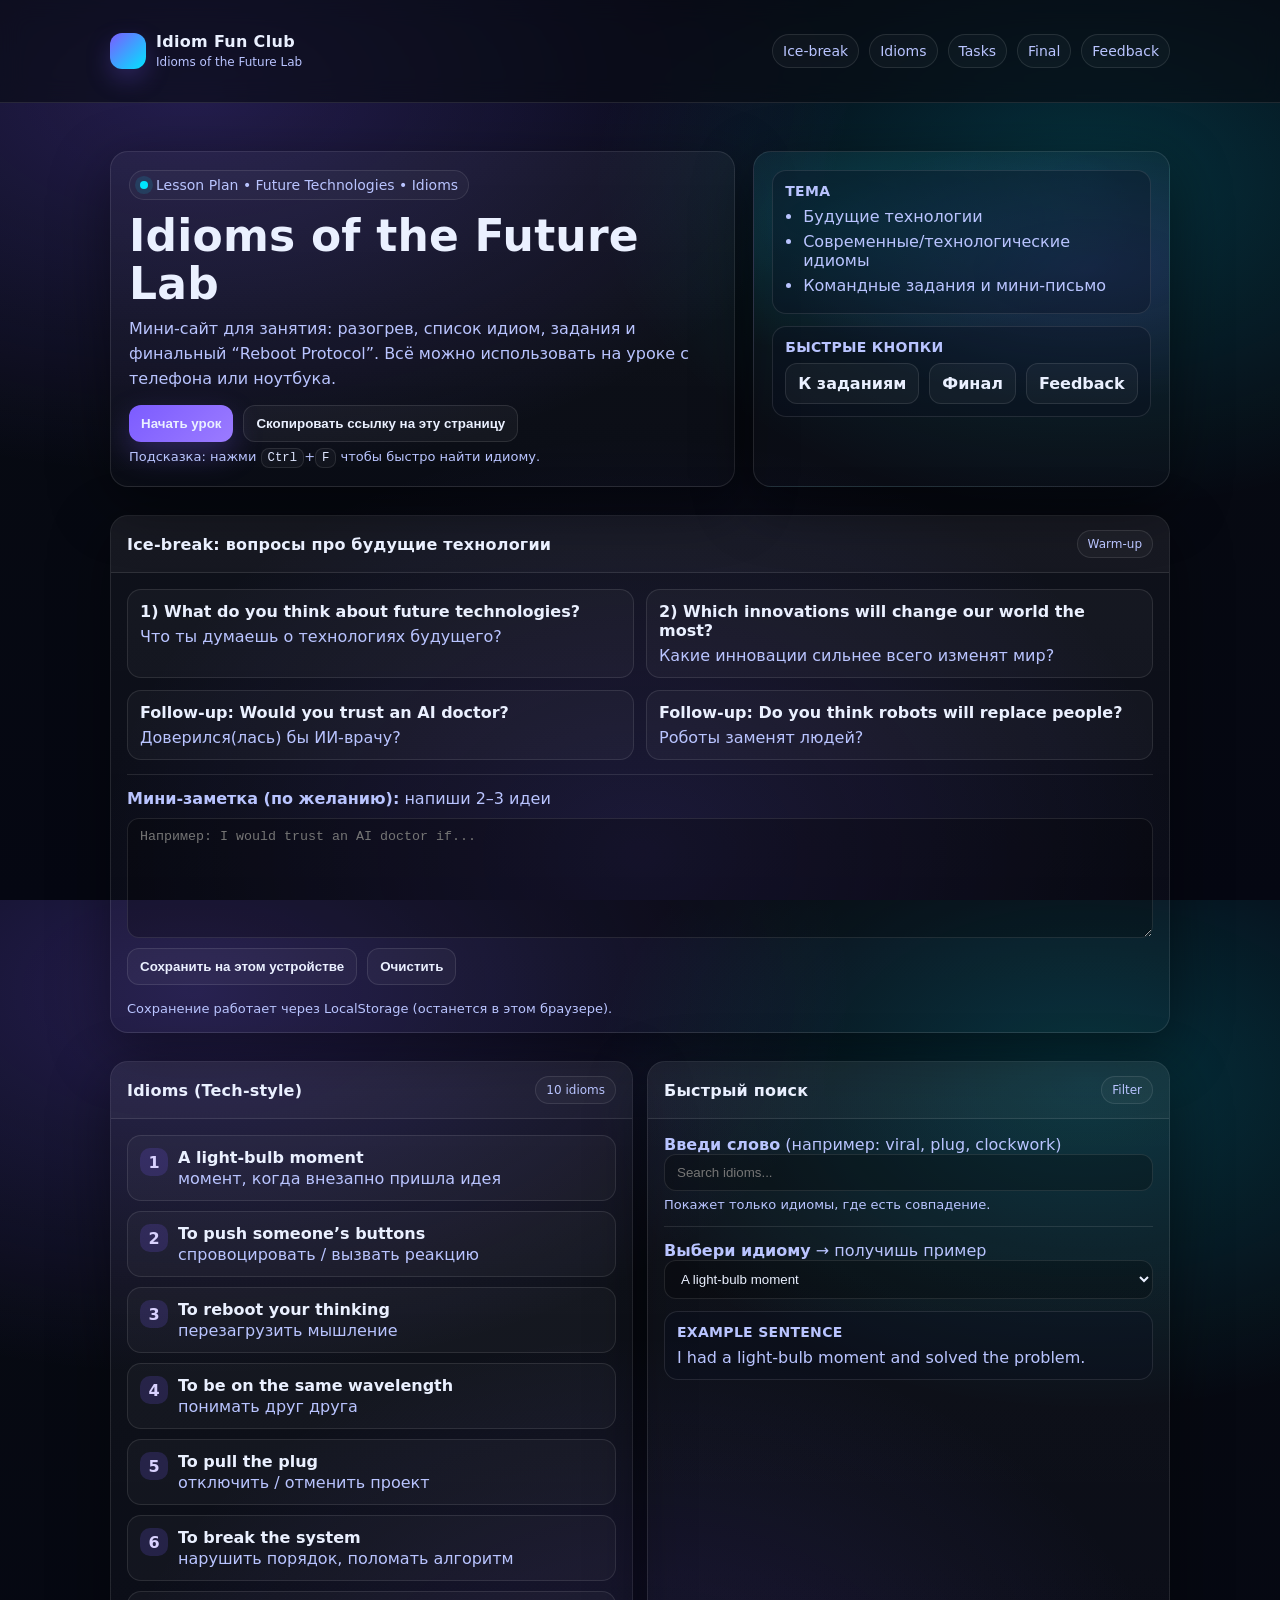
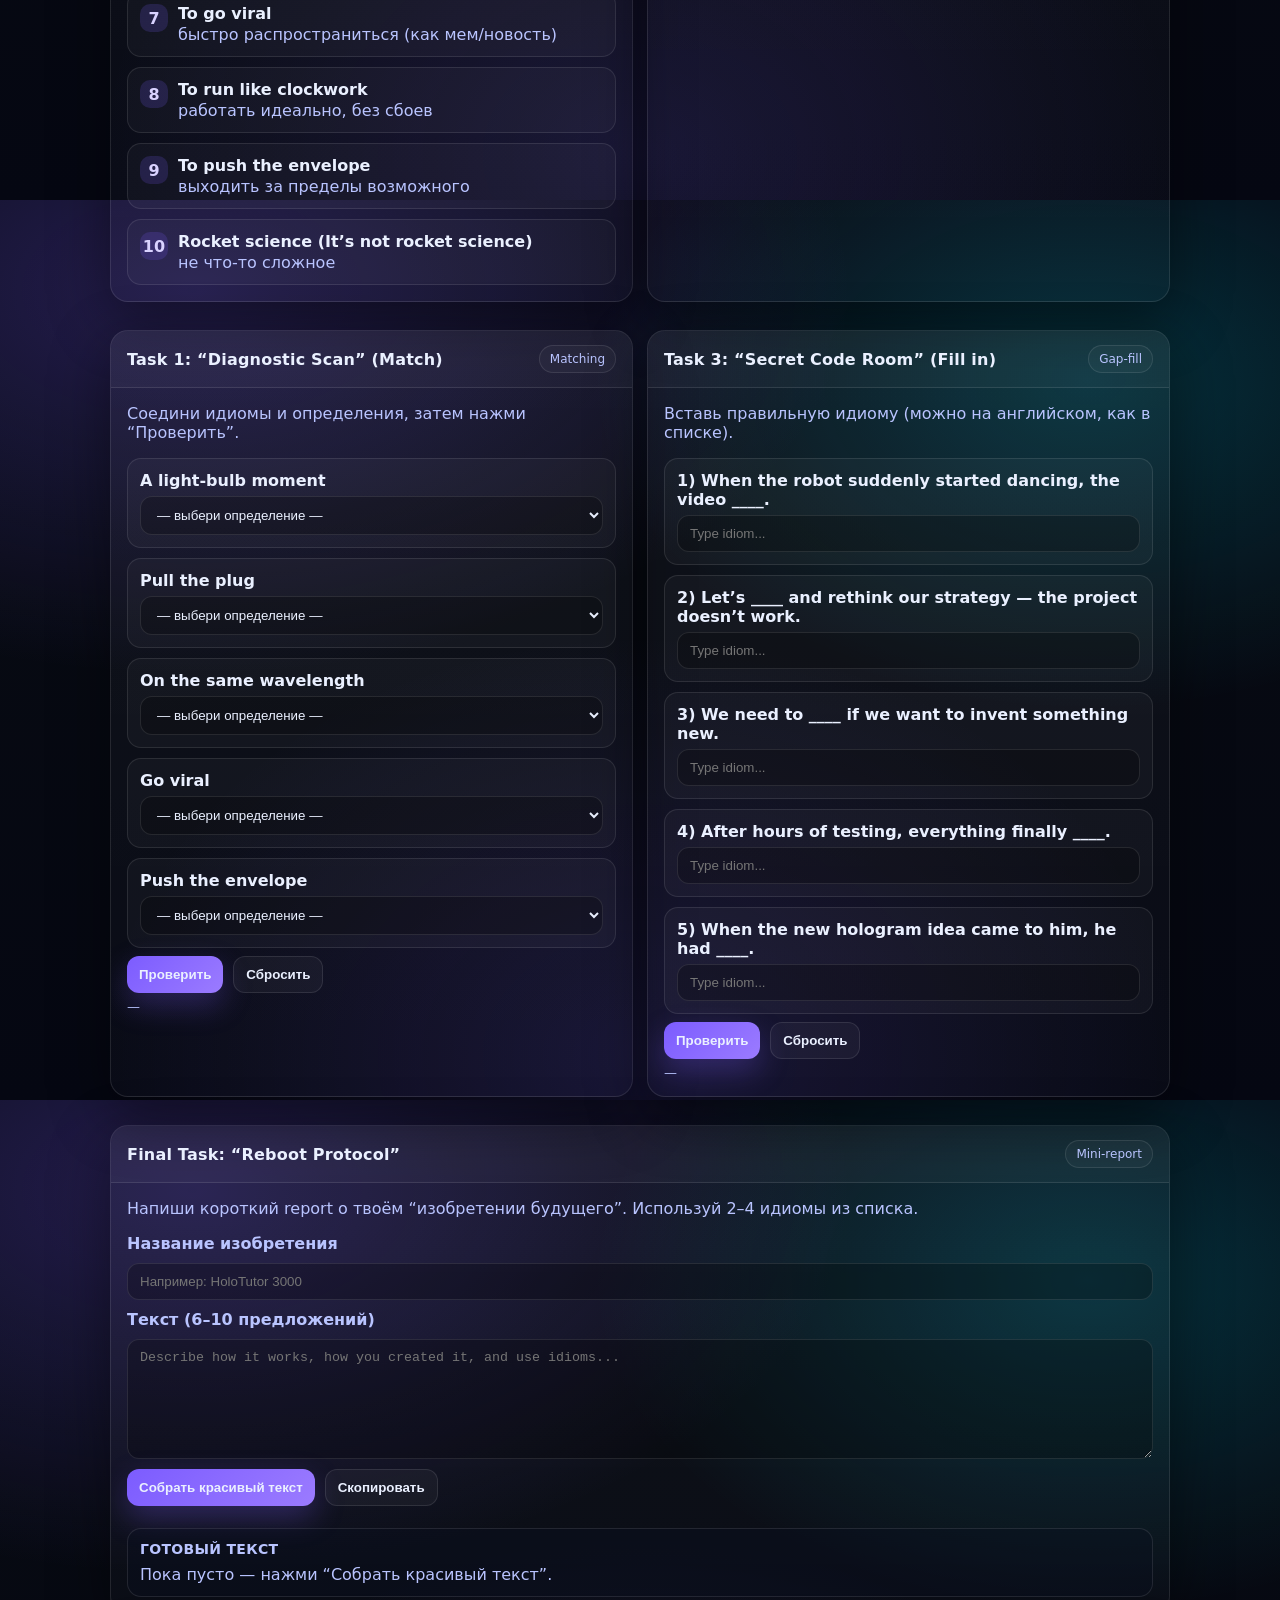
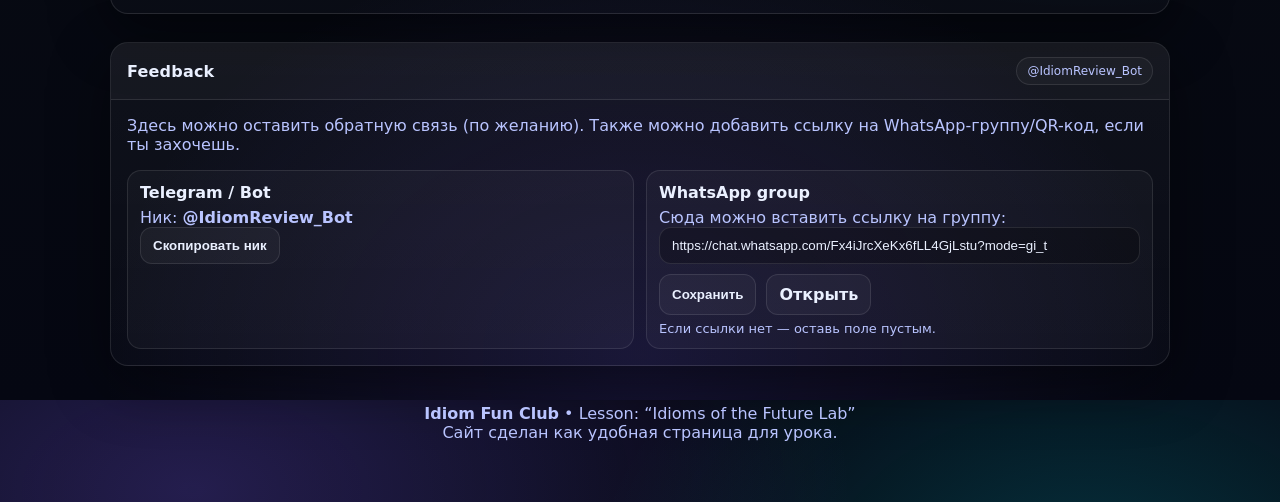
<file: idims.html>
<!DOCTYPE html>
<html lang="ru">
<head>
  <meta charset="UTF-8" />
  <meta name="viewport" content="width=device-width, initial-scale=1" />
  <title>Idiom Fun Club — Idioms of the Future Lab</title>
  <style>
    :root{
      --bg:#070a12;
      --card:#0f1630;
      --card2:#121b3b;
      --text:#eaf0ff;
      --muted:#b9c4ff;
      --accent:#7c5cff;
      --accent2:#00e5ff;
      --border:rgba(255,255,255,.10);
      --shadow: 0 18px 60px rgba(0,0,0,.45);
      --radius: 18px;
    }
    *{box-sizing:border-box}
    html,body{height:100%}
    body{
      margin:0;
      font-family: system-ui, -apple-system, Segoe UI, Roboto, Arial, "Noto Sans", "Helvetica Neue", sans-serif;
      color:var(--text);
      background:
        radial-gradient(1200px 700px at 15% 10%, rgba(124,92,255,.25), transparent 55%),
        radial-gradient(900px 600px at 85% 20%, rgba(0,229,255,.18), transparent 55%),
        radial-gradient(900px 700px at 50% 95%, rgba(124,92,255,.14), transparent 60%),
        linear-gradient(180deg, #060812 0%, #070a12 40%, #050712 100%);
      overflow-x:hidden;
    }
    a{color:inherit}
    .container{max-width:1100px;margin:0 auto;padding:20px}
    .nav{
      position:sticky; top:0; z-index:50;
      backdrop-filter: blur(12px);
      background: rgba(7,10,18,.6);
      border-bottom: 1px solid var(--border);
    }
    .nav-inner{
      display:flex; align-items:center; justify-content:space-between;
      gap:12px; padding:12px 0;
    }
    .brand{
      display:flex; align-items:center; gap:10px;
      text-decoration:none;
    }
    .logo{
      width:36px; height:36px; border-radius:12px;
      background: linear-gradient(135deg, var(--accent), var(--accent2));
      box-shadow: 0 10px 25px rgba(124,92,255,.25);
    }
    .brand b{letter-spacing:.3px}
    .menu{
      display:flex; gap:10px; flex-wrap:wrap; justify-content:flex-end;
    }
    .chip{
      text-decoration:none;
      padding:8px 10px; border-radius:999px;
      border:1px solid var(--border);
      background: rgba(255,255,255,.03);
      color:var(--muted);
      font-size:14px;
      transition:.18s transform, .18s background;
      white-space:nowrap;
    }
    .chip:hover{transform: translateY(-1px); background: rgba(255,255,255,.06);}
    .hero{
      padding:28px 0 14px;
      display:grid;
      grid-template-columns: 1.2fr .8fr;
      gap:18px;
      align-items:stretch;
    }
    @media (max-width: 900px){
      .hero{grid-template-columns:1fr}
    }
    .panel{
      border:1px solid var(--border);
      border-radius: var(--radius);
      background: linear-gradient(180deg, rgba(255,255,255,.04), rgba(255,255,255,.02));
      box-shadow: var(--shadow);
      overflow:hidden;
    }
    .panel-pad{padding:18px}
    .kicker{
      display:inline-flex; gap:8px; align-items:center;
      color:var(--muted);
      font-size:14px;
      padding:6px 10px;
      border:1px solid var(--border);
      border-radius:999px;
      background: rgba(255,255,255,.03);
    }
    .dot{
      width:8px;height:8px;border-radius:50%;
      background: var(--accent2);
      box-shadow: 0 0 0 5px rgba(0,229,255,.12);
    }
    h1{
      margin:12px 0 10px;
      font-size: clamp(28px, 4vw, 44px);
      line-height:1.08;
      letter-spacing:.2px;
    }
    .lead{color:var(--muted); font-size:16px; line-height:1.55; margin:0 0 14px}
    .actions{display:flex; gap:10px; flex-wrap:wrap; margin-top:8px}
    .btn{
      border:1px solid var(--border);
      background: rgba(255,255,255,.04);
      color:var(--text);
      padding:10px 12px;
      border-radius:12px;
      cursor:pointer;
      font-weight:600;
      transition:.18s transform, .18s background, .18s border-color;
      user-select:none;
    }
    .btn:hover{transform: translateY(-1px); background: rgba(255,255,255,.07); border-color: rgba(255,255,255,.18);}
    .btn.primary{
      border: none;
      background: linear-gradient(135deg, var(--accent), #9b7bff);
      box-shadow: 0 12px 30px rgba(124,92,255,.28);
    }
    .btn.primary:hover{background: linear-gradient(135deg, #6b49ff, #a78cff);}
    .side{
      display:flex; flex-direction:column; gap:12px;
      padding:18px;
      background:
        radial-gradient(500px 220px at 20% 20%, rgba(0,229,255,.12), transparent 60%),
        radial-gradient(500px 220px at 80% 35%, rgba(124,92,255,.16), transparent 60%),
        rgba(255,255,255,.02);
      border:1px solid var(--border);
      border-radius: var(--radius);
      box-shadow: var(--shadow);
    }
    .mini{
      border:1px solid var(--border);
      border-radius: 14px;
      background: rgba(10,16,32,.35);
      padding:12px;
    }
    .mini h3{margin:0 0 8px; font-size:14px; color:var(--muted); font-weight:700; letter-spacing:.3px; text-transform:uppercase}
    .list{margin:0; padding-left:18px; color:var(--text)}
    .list li{margin:6px 0; color:var(--muted)}
    section{padding:14px 0}
    .grid{
      display:grid;
      grid-template-columns: 1fr 1fr;
      gap:14px;
    }
    @media (max-width: 900px){
      .grid{grid-template-columns:1fr}
    }
    .card{
      border:1px solid var(--border);
      border-radius: var(--radius);
      background: linear-gradient(180deg, rgba(255,255,255,.04), rgba(255,255,255,.02));
      box-shadow: var(--shadow);
      overflow:hidden;
    }
    .card-header{
      padding:14px 16px;
      background: rgba(255,255,255,.03);
      border-bottom: 1px solid var(--border);
      display:flex; gap:10px; align-items:center; justify-content:space-between;
    }
    .card-header h2{
      margin:0;
      font-size:16px;
      letter-spacing:.2px;
    }
    .badge{
      font-size:12px;
      padding:6px 10px;
      border-radius:999px;
      border:1px solid var(--border);
      color:var(--muted);
      background: rgba(255,255,255,.03);
      white-space:nowrap;
    }
    .card-body{padding:16px}
    .muted{color:var(--muted)}
    .divider{height:1px; background: var(--border); margin:14px 0}
    .idioms{
      display:grid;
      grid-template-columns: 1fr;
      gap:10px;
    }
    .idiom{
      padding:12px;
      border:1px solid var(--border);
      border-radius: 14px;
      background: rgba(255,255,255,.03);
      display:flex;
      gap:10px;
      align-items:flex-start;
    }
    .num{
      width:28px;height:28px;border-radius:10px;
      background: rgba(124,92,255,.18);
      display:flex; align-items:center; justify-content:center;
      font-weight:800;
      color:#d9d2ff;
      flex:0 0 auto;
    }
    .idiom b{display:block; margin-bottom:2px}
    .two{
      display:grid;
      grid-template-columns: 1fr 1fr;
      gap:12px;
    }
    @media (max-width: 700px){
      .two{grid-template-columns:1fr}
    }
    .qa{
      border:1px solid var(--border);
      background: rgba(255,255,255,.03);
      padding:12px;
      border-radius: 14px;
    }
    .qa .q{font-weight:800; margin:0 0 6px}
    .qa .a{margin:0; color:var(--muted)}
    .task{
      display:flex; flex-direction:column; gap:10px;
    }
    .input, select, textarea{
      width:100%;
      padding:10px 12px;
      border-radius: 12px;
      border:1px solid var(--border);
      background: rgba(0,0,0,.25);
      color: var(--text);
      outline:none;
    }
    textarea{min-height:120px; resize:vertical}
    .hint{font-size:13px; color:var(--muted); margin:6px 0 0}
    .toast{
      position:fixed; left:50%; bottom:18px; transform:translateX(-50%);
      background: rgba(15,22,48,.92);
      border:1px solid var(--border);
      color: var(--text);
      padding:10px 12px;
      border-radius: 14px;
      box-shadow: 0 16px 40px rgba(0,0,0,.45);
      opacity:0; pointer-events:none;
      transition:.2s opacity, .2s transform;
    }
    .toast.show{opacity:1; transform:translateX(-50%) translateY(-4px);}
    footer{
      padding:24px 0 40px;
      color:var(--muted);
      text-align:center;
    }
    code.k{
      display:inline-block; padding:2px 6px; border-radius:8px;
      border:1px solid var(--border);
      background: rgba(255,255,255,.03);
      color:#dfe6ff;
      font-family: ui-monospace, SFMono-Regular, Menlo, Monaco, Consolas, "Liberation Mono", "Courier New", monospace;
      font-size:.95em;
    }
  </style>
</head>

<body>
  <div class="nav">
    <div class="container">
      <div class="nav-inner">
        <a class="brand" href="#top" aria-label="Idiom Fun Club">
          <div class="logo" aria-hidden="true"></div>
          <div>
            <b>Idiom Fun Club</b><br>
            <span class="muted" style="font-size:12px;">Idioms of the Future Lab</span>
          </div>
        </a>
        <nav class="menu" aria-label="Навигация">
          <a class="chip" href="#icebreak">Ice-break</a>
          <a class="chip" href="#idioms">Idioms</a>
          <a class="chip" href="#tasks">Tasks</a>
          <a class="chip" href="#final">Final</a>
          <a class="chip" href="#feedback">Feedback</a>
        </nav>
      </div>
    </div>
  </div>

  <main class="container" id="top">
    <div class="hero">
      <div class="panel">
        <div class="panel-pad">
          <div class="kicker"><span class="dot"></span> Lesson Plan • Future Technologies • Idioms</div>
          <h1>Idioms of the Future Lab</h1>
          <p class="lead">
            Мини-сайт для занятия: разогрев, список идиом, задания и финальный “Reboot Protocol”.
            Всё можно использовать на уроке с телефона или ноутбука.
          </p>

          <div class="actions">
            <button class="btn primary" id="btnStart">Начать урок</button>
            <button class="btn" id="btnCopyLink">Скопировать ссылку на эту страницу</button>
          </div>

          <p class="hint">
            Подсказка: нажми <code class="k">Ctrl</code>+<code class="k">F</code> чтобы быстро найти идиому.
          </p>
        </div>
      </div>

      <aside class="side">
        <div class="mini">
          <h3>Тема</h3>
          <ul class="list">
            <li>Будущие технологии</li>
            <li>Современные/технологические идиомы</li>
            <li>Командные задания и мини-письмо</li>
          </ul>
        </div>
        <div class="mini">
          <h3>Быстрые кнопки</h3>
          <div class="actions" style="margin:0">
            <a class="btn" href="#tasks" style="text-decoration:none;display:inline-block">К заданиям</a>
            <a class="btn" href="#final" style="text-decoration:none;display:inline-block">Финал</a>
            <a class="btn" href="#feedback" style="text-decoration:none;display:inline-block">Feedback</a>
          </div>
        </div>
      </aside>
    </div>

    <section id="icebreak">
      <div class="card">
        <div class="card-header">
          <h2>Ice-break: вопросы про будущие технологии</h2>
          <span class="badge">Warm-up</span>
        </div>
        <div class="card-body">
          <div class="two">
            <div class="qa">
              <p class="q">1) What do you think about future technologies?</p>
              <p class="a">Что ты думаешь о технологиях будущего?</p>
            </div>
            <div class="qa">
              <p class="q">2) Which innovations will change our world the most?</p>
              <p class="a">Какие инновации сильнее всего изменят мир?</p>
            </div>
            <div class="qa">
              <p class="q">Follow-up: Would you trust an AI doctor?</p>
              <p class="a">Доверился(лась) бы ИИ-врачу?</p>
            </div>
            <div class="qa">
              <p class="q">Follow-up: Do you think robots will replace people?</p>
              <p class="a">Роботы заменят людей?</p>
            </div>
          </div>

          <div class="divider"></div>

          <div class="task">
            <label class="muted" for="iceNote"><b>Мини-заметка (по желанию):</b> напиши 2–3 идеи</label>
            <textarea id="iceNote" class="input" placeholder="Например: I would trust an AI doctor if..."></textarea>
            <div class="actions" style="margin:0">
              <button class="btn" id="btnSaveIce">Сохранить на этом устройстве</button>
              <button class="btn" id="btnClearIce">Очистить</button>
            </div>
            <p class="hint">Сохранение работает через LocalStorage (останется в этом браузере).</p>
          </div>
        </div>
      </div>
    </section>

    <section id="idioms">
      <div class="grid">
        <div class="card">
          <div class="card-header">
            <h2>Idioms (Tech-style)</h2>
            <span class="badge">10 idioms</span>
          </div>
          <div class="card-body">
            <div class="idioms" id="idiomsList"></div>
          </div>
        </div>

        <div class="card">
          <div class="card-header">
            <h2>Быстрый поиск</h2>
            <span class="badge">Filter</span>
          </div>
          <div class="card-body">
            <label class="muted" for="search"><b>Введи слово</b> (например: viral, plug, clockwork)</label>
            <input id="search" class="input" placeholder="Search idioms..." />
            <p class="hint">Покажет только идиомы, где есть совпадение.</p>

            <div class="divider"></div>

            <label class="muted" for="pick"><b>Выбери идиому</b> → получишь пример</label>
            <select id="pick" class="input"></select>
            <div class="mini" style="margin-top:12px">
              <h3>Example sentence</h3>
              <div id="exampleBox" class="muted">Выбери идиому, чтобы увидеть пример.</div>
            </div>
          </div>
        </div>
      </div>
    </section>

    <section id="tasks">
      <div class="grid">
        <div class="card">
          <div class="card-header">
            <h2>Task 1: “Diagnostic Scan” (Match)</h2>
            <span class="badge">Matching</span>
          </div>
          <div class="card-body">
            <p class="muted" style="margin-top:0">Соедини идиомы и определения, затем нажми “Проверить”.</p>

            <div class="task" id="matchTask"></div>

            <div class="actions">
              <button class="btn primary" id="btnCheckMatch">Проверить</button>
              <button class="btn" id="btnResetMatch">Сбросить</button>
            </div>

            <p class="hint" id="matchResult">—</p>
          </div>
        </div>

        <div class="card">
          <div class="card-header">
            <h2>Task 3: “Secret Code Room” (Fill in)</h2>
            <span class="badge">Gap-fill</span>
          </div>
          <div class="card-body">
            <p class="muted" style="margin-top:0">Вставь правильную идиому (можно на английском, как в списке).</p>
            <div class="task" id="fillTask"></div>

            <div class="actions">
              <button class="btn primary" id="btnCheckFill">Проверить</button>
              <button class="btn" id="btnResetFill">Сбросить</button>
            </div>

            <p class="hint" id="fillResult">—</p>
          </div>
        </div>
      </div>
    </section>

    <section id="final">
      <div class="card">
        <div class="card-header">
          <h2>Final Task: “Reboot Protocol”</h2>
          <span class="badge">Mini-report</span>
        </div>
        <div class="card-body">
          <p class="muted" style="margin-top:0">
            Напиши короткий report о твоём “изобретении будущего”. Используй 2–4 идиомы из списка.
          </p>

          <div class="task">
            <label class="muted" for="invName"><b>Название изобретения</b></label>
            <input id="invName" class="input" placeholder="Например: HoloTutor 3000" />

            <label class="muted" for="invText"><b>Текст (6–10 предложений)</b></label>
            <textarea id="invText" class="input" placeholder="Describe how it works, how you created it, and use idioms..."></textarea>

            <div class="actions" style="margin:0">
              <button class="btn primary" id="btnBuildReport">Собрать красивый текст</button>
              <button class="btn" id="btnCopyReport">Скопировать</button>
            </div>

            <div class="mini" style="margin-top:12px">
              <h3>Готовый текст</h3>
              <div id="reportOut" class="muted">Пока пусто — нажми “Собрать красивый текст”.</div>
            </div>
          </div>
        </div>
      </div>
    </section>

    <section id="feedback">
      <div class="card">
        <div class="card-header">
          <h2>Feedback</h2>
          <span class="badge">@IdiomReview_Bot</span>
        </div>
        <div class="card-body">
          <p class="muted" style="margin-top:0">
            Здесь можно оставить обратную связь (по желанию). Также можно добавить ссылку на WhatsApp-группу/QR-код, если ты захочешь.
          </p>

          <div class="two">
            <div class="qa">
              <p class="q">Telegram / Bot</p>
              <p class="a">Ник: <b>@IdiomReview_Bot</b></p>
              <button class="btn" id="btnCopyBot">Скопировать ник</button>
            </div>
            <div class="qa">
              <p class="q">WhatsApp group</p>
              <p class="a">Сюда можно вставить ссылку на группу:</p>
              <input class="input" id="waLink"
               placeholder="https://chat.whatsapp.com/..." 
               value="https://chat.whatsapp.com/Fx4iJrcXeKx6fLL4GjLstu?mode=gi_t" />
              <div class="actions" style="margin:10px 0 0">
                <button class="btn" id="btnSaveWA">Сохранить</button>
                <a class="btn" id="btnOpenWA" href="#" target="_blank" rel="noreferrer" style="text-decoration:none">Открыть</a>
              </div>
              <p class="hint">Если ссылки нет — оставь поле пустым.</p>
            </div>
          </div>
        </div>
      </div>
    </section>

    <footer>
      <div>
        <b>Idiom Fun Club</b> • Lesson: “Idioms of the Future Lab”<br />
        <span class="muted">Сайт сделан как удобная страница для урока.</span>
      </div>
    </footer>
  </main>

  <div class="toast" id="toast" role="status" aria-live="polite"></div>

  <script>
    // ------- Data (из PDF) -------
    const idioms = [
      { key:"A light-bulb moment", ru:"момент, когда внезапно пришла идея", ex:"I had a light-bulb moment and solved the problem." },
      { key:"To push someone’s buttons", ru:"спровоцировать / вызвать реакцию", ex:"That comment really pushed my buttons." },
      { key:"To reboot your thinking", ru:"перезагрузить мышление", ex:"Let’s reboot our thinking and try a new plan." },
      { key:"To be on the same wavelength", ru:"понимать друг друга", ex:"We were on the same wavelength during the presentation." },
      { key:"To pull the plug", ru:"отключить / отменить проект", ex:"They pulled the plug on the app after the test failed." },
      { key:"To break the system", ru:"нарушить порядок, поломать алгоритм", ex:"One bug can break the system in seconds." },
      { key:"To go viral", ru:"быстро распространиться (как мем/новость)", ex:"The robot dance video went viral overnight." },
      { key:"To run like clockwork", ru:"работать идеально, без сбоев", ex:"After the update, everything ran like clockwork." },
      { key:"To push the envelope", ru:"выходить за пределы возможного", ex:"If we want something new, we must push the envelope." },
      { key:"Rocket science (It’s not rocket science)", ru:"не что-то сложное", ex:"Relax — it’s not rocket science." },
    ];

    // Task 1 (match) based on PDF (5 items)
    const matchLeft = [
      "A light-bulb moment",
      "Pull the plug",
      "On the same wavelength",
      "Go viral",
      "Push the envelope",
    ];
    const matchRight = [
      { id:"A", text:"stop or cancel something", correct:"Pull the plug" },
      { id:"B", text:"understand each other", correct:"On the same wavelength" },
      { id:"C", text:"spread extremely fast", correct:"Go viral" },
      { id:"D", text:"go beyond limits", correct:"Push the envelope" },
      { id:"G", text:"a sudden idea", correct:"A light-bulb moment" },
    ];

    // Task 3 (gap fill) + keys from PDF
    const fillItems = [
      { s:"When the robot suddenly started dancing, the video ____.", a:"went viral" },
      { s:"Let’s ____ and rethink our strategy — the project doesn’t work.", a:"reboot our thinking" },
      { s:"We need to ____ if we want to invent something new.", a:"push the envelope" },
      { s:"After hours of testing, everything finally ____.", a:"ran like clockwork" },
      { s:"When the new hologram idea came to him, he had ____.", a:"a light-bulb moment" },
    ];

    // ------- Helpers -------
    const $ = (sel) => document.querySelector(sel);
    const toast = (msg) => {
      const t = $("#toast");
      t.textContent = msg;
      t.classList.add("show");
      setTimeout(() => t.classList.remove("show"), 1700);
    };

    // ------- Render idioms -------
    const idiomsList = $("#idiomsList");
    const pick = $("#pick");
    function renderIdioms(filter=""){
      idiomsList.innerHTML = "";
      pick.innerHTML = "";

      const q = filter.trim().toLowerCase();
      const filtered = idioms.filter(x =>
        (x.key + " " + x.ru).toLowerCase().includes(q)
      );

      filtered.forEach((x, i) => {
        const row = document.createElement("div");
        row.className = "idiom";
        row.innerHTML = `
          <div class="num">${i+1}</div>
          <div>
            <b>${x.key}</b>
            <div class="muted">${x.ru}</div>
          </div>
        `;
        idiomsList.appendChild(row);
      });

      // picker always shows all (easier)
      idioms.forEach((x, i) => {
        const opt = document.createElement("option");
        opt.value = i;
        opt.textContent = x.key;
        pick.appendChild(opt);
      });
      pick.value = "0";
      $("#exampleBox").textContent = idioms[0].ex;
    }
    renderIdioms();

    $("#search").addEventListener("input", (e) => renderIdioms(e.target.value));
    pick.addEventListener("change", () => {
      const i = Number(pick.value);
      $("#exampleBox").textContent = idioms[i]?.ex || "—";
    });

    // ------- Ice note save -------
    const ICE_KEY = "ifc_iceNote";
    const WA_KEY = "ifc_waLink";
    const DEFAULT_WA = "https://chat.whatsapp.com/Fx4iJrcXeKx6fLL4GjLstu?mode=gi_t";
    function loadSaved(){
      $("#iceNote").value = localStorage.getItem(ICE_KEY) || "";
      const wa = localStorage.getItem(WA_KEY) || DEFAULT_WA;
      $("#waLink").value = wa;
      $("#btnOpenWA").href = wa || "#";
      $("#btnOpenWA").style.pointerEvents = wa ? "auto" : "none";
      $("#btnOpenWA").style.opacity = wa ? "1" : ".6";
    }
    loadSaved();

    $("#btnSaveIce").addEventListener("click", () => {
      localStorage.setItem(ICE_KEY, $("#iceNote").value);
      toast("Сохранено ✅");
    });
    $("#btnClearIce").addEventListener("click", () => {
      $("#iceNote").value = "";
      localStorage.removeItem(ICE_KEY);
      toast("Очищено");
    });

    $("#btnSaveWA").addEventListener("click", () => {
      const v = $("#waLink").value.trim();
      localStorage.setItem(WA_KEY, v);
      $("#btnOpenWA").href = v || "#";
      $("#btnOpenWA").style.pointerEvents = v ? "auto" : "none";
      $("#btnOpenWA").style.opacity = v ? "1" : ".6";
      toast("Ссылка сохранена ✅");
    });

    // ------- Copy helpers -------
    async function copyText(text){
      try{
        await navigator.clipboard.writeText(text);
        toast("Скопировано ✅");
      }catch{
        toast("Не удалось скопировать");
      }
    }

    $("#btnCopyLink").addEventListener("click", () => copyText(location.href));
    $("#btnCopyBot").addEventListener("click", () => copyText("@IdiomReview_Bot"));

    $("#btnStart").addEventListener("click", () => {
      location.hash = "#icebreak";
      toast("Поехали! 🚀");
    });

    // ------- Task 1 match UI -------
    const matchTask = $("#matchTask");
    const matchState = {};
    function renderMatch(){
      matchTask.innerHTML = "";
      matchLeft.forEach((idiom) => {
        const wrap = document.createElement("div");
        wrap.className = "qa";
        const select = document.createElement("select");
        select.className = "input";
        select.dataset.idiom = idiom;

        const defOptions = [{id:"", text:"— выбери определение —"}]
          .concat(matchRight.map(x => ({id:x.id, text:`${x.id}. ${x.text}`})));

        defOptions.forEach(o => {
          const opt = document.createElement("option");
          opt.value = o.id;
          opt.textContent = o.text;
          select.appendChild(opt);
        });

        select.value = matchState[idiom] || "";
        select.addEventListener("change", () => {
          matchState[idiom] = select.value;
        });

        wrap.innerHTML = `<p class="q">${idiom}</p>`;
        wrap.appendChild(select);
        matchTask.appendChild(wrap);
      });
      $("#matchResult").textContent = "—";
    }
    renderMatch();

    $("#btnCheckMatch").addEventListener("click", () => {
      let correct = 0;
      let total = matchLeft.length;

      // build map definitionID -> correct idiom
      const defMap = {};
      matchRight.forEach(d => defMap[d.id] = d.correct);

      matchLeft.forEach(idiom => {
        const chosen = matchState[idiom];
        if(chosen && defMap[chosen] === idiom) correct++;
      });

      $("#matchResult").textContent = `Результат: ${correct}/${total}.`;
      toast("Проверено");
    });

    $("#btnResetMatch").addEventListener("click", () => {
      for(const k of Object.keys(matchState)) delete matchState[k];
      renderMatch();
      toast("Сброшено");
    });

    // ------- Task 3 fill UI -------
    const fillTask = $("#fillTask");
    const fillState = new Array(fillItems.length).fill("");
    function renderFill(){
      fillTask.innerHTML = "";
      fillItems.forEach((it, idx) => {
        const wrap = document.createElement("div");
        wrap.className = "qa";
        wrap.innerHTML = `<p class="q">${idx+1}) ${it.s}</p>`;
        const input = document.createElement("input");
        input.className = "input";
        input.placeholder = "Type idiom...";
        input.value = fillState[idx];
        input.addEventListener("input", () => fillState[idx] = input.value);
        wrap.appendChild(input);
        fillTask.appendChild(wrap);
      });
      $("#fillResult").textContent = "—";
    }
    renderFill();

    const norm = (s) => (s || "")
      .toLowerCase()
      .replace(/[’']/g,"'")
      .replace(/\s+/g," ")
      .trim();

    $("#btnCheckFill").addEventListener("click", () => {
      let correct = 0;
      fillItems.forEach((it, i) => {
        if(norm(fillState[i]) === norm(it.a)) correct++;
      });
      $("#fillResult").textContent = `Результат: ${correct}/${fillItems.length}. (Ответы должны совпасть по смыслу/фразе)`;
      toast("Проверено");
    });

    $("#btnResetFill").addEventListener("click", () => {
      for(let i=0;i<fillState.length;i++) fillState[i] = "";
      renderFill();
      toast("Сброшено");
    });

    // ------- Final report builder -------
    $("#btnBuildReport").addEventListener("click", () => {
      const name = ($("#invName").value || "").trim() || "My Future Invention";
      const text = ($("#invText").value || "").trim();
      if(!text){
        $("#reportOut").textContent = "Сначала напиши текст в поле выше 🙂";
        toast("Нет текста");
        return;
      }

      // Simple formatting: title + paragraphs
      const lines = text.split("\n").map(x => x.trim()).filter(Boolean);
      const body = lines.length ? lines.join("\n\n") : text;

      $("#reportOut").innerHTML =
        `<b>${escapeHtml(name)}</b><br><br>${escapeHtml(body).replaceAll("\n\n","<br><br>").replaceAll("\n","<br>")}`;

      toast("Готово ✅");
    });

    $("#btnCopyReport").addEventListener("click", () => {
      const name = ($("#invName").value || "").trim() || "My Future Invention";
      const text = ($("#invText").value || "").trim();
      const out = `${name}\n\n${text}`;
      copyText(out);
    });

    function escapeHtml(str){
      return str.replace(/[&<>"']/g, (m) => ({
        "&":"&amp;","<":"&lt;",">":"&gt;",'"':"&quot;","'":"&#039;"
      }[m]));
    }
  </script>
</body>
</html>
</file>
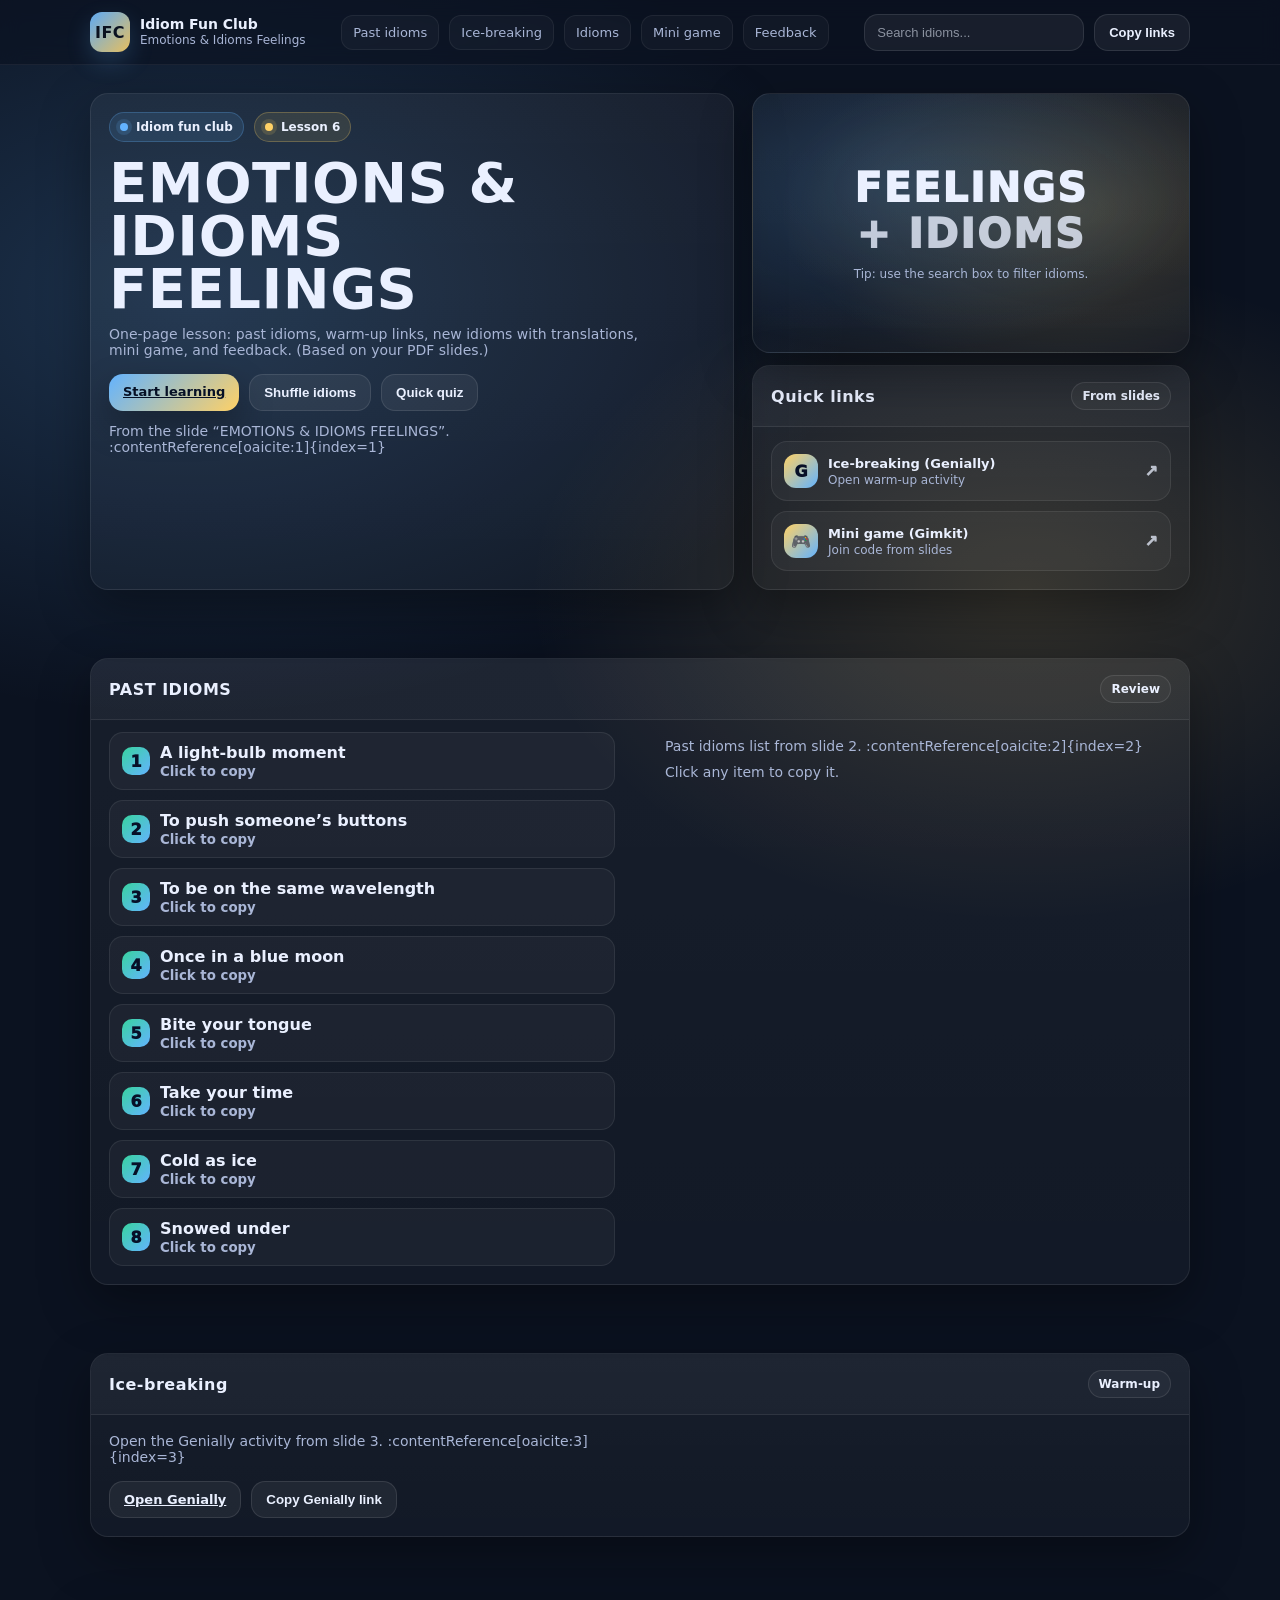
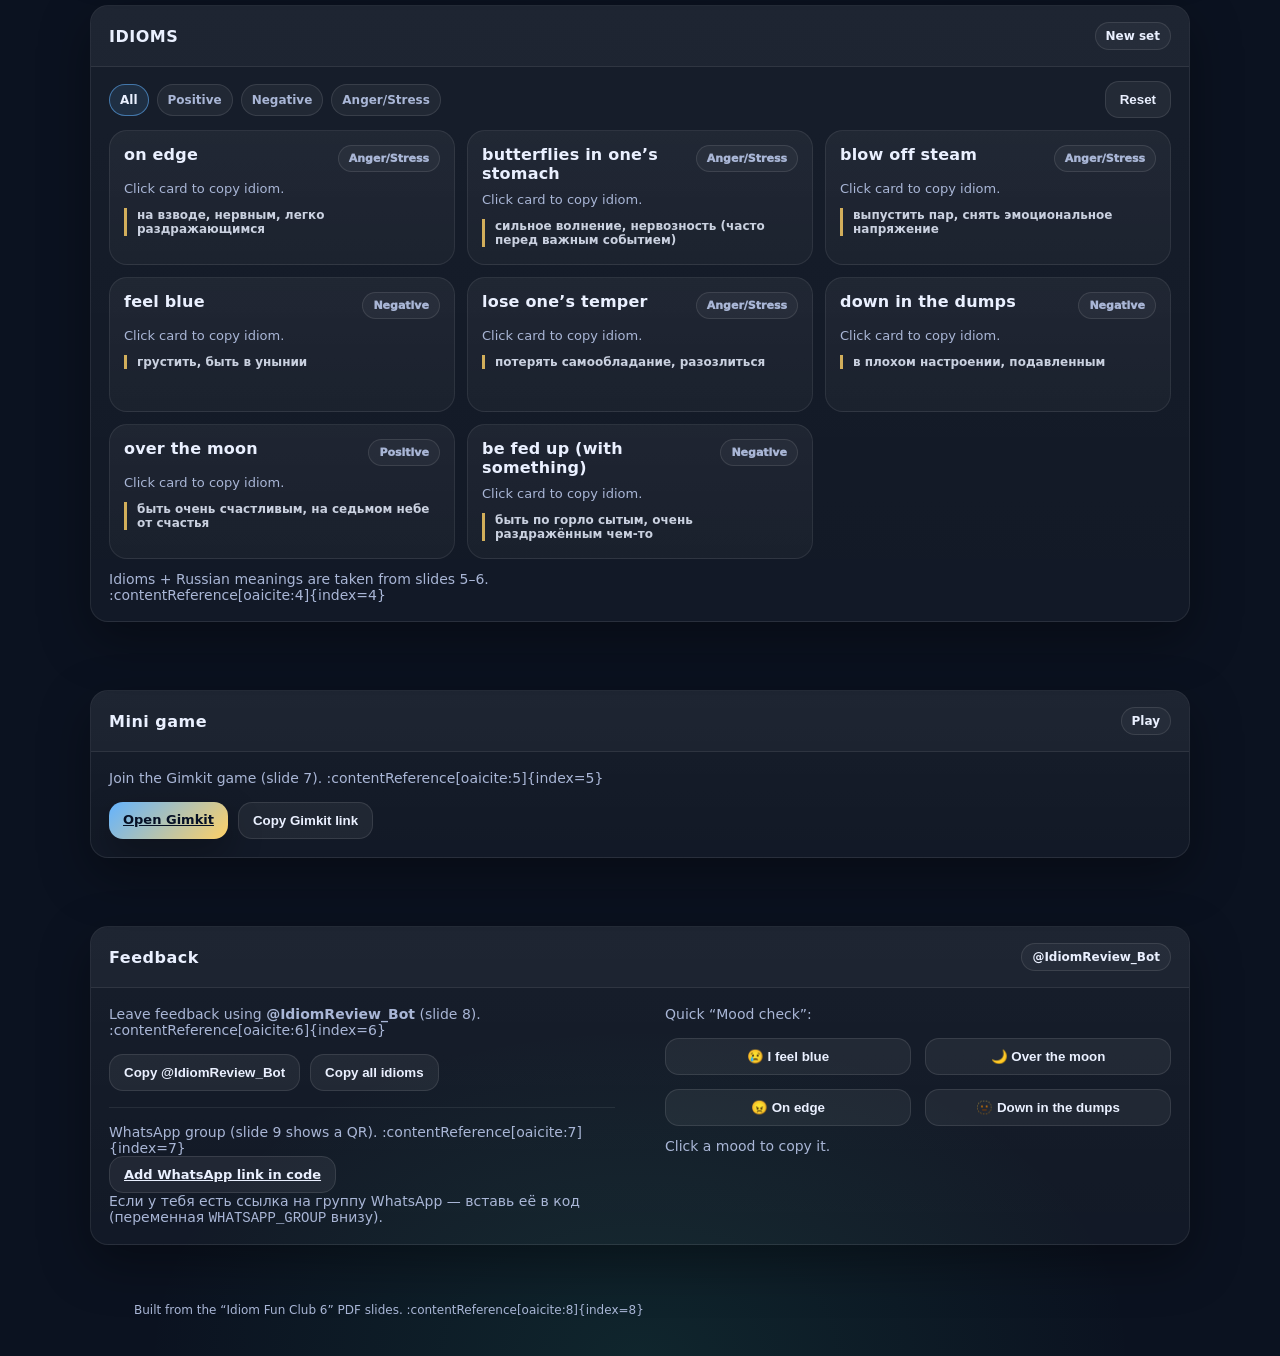
<file: idiom3.html>
<!DOCTYPE html>
<html lang="en">
<head>
  <meta charset="UTF-8" />
  <meta name="viewport" content="width=device-width, initial-scale=1.0"/>
  <title>Idiom Fun Club — Emotions & Idioms Feelings</title>
  <style>
    :root{
      --bg:#0b1220;
      --card:#0f1a2f;
      --card2:#0c1730;
      --txt:#eaf0ff;
      --muted:#a9b6d6;
      --accent:#63b3ff;
      --accent2:#ffd166;
      --danger:#ff5b6e;
      --ok:#38d39f;
      --shadow: 0 18px 50px rgba(0,0,0,.35);
      --radius:18px;
    }

    *{box-sizing:border-box}
    html{scroll-behavior:smooth}
    body{
      margin:0;
      font-family: system-ui, -apple-system, Segoe UI, Roboto, Arial, sans-serif;
      background: radial-gradient(1100px 700px at 15% 10%, rgba(99,179,255,.20), transparent 60%),
                  radial-gradient(900px 600px at 80% 20%, rgba(255,209,102,.16), transparent 55%),
                  radial-gradient(900px 600px at 50% 100%, rgba(56,211,159,.10), transparent 55%),
                  var(--bg);
      color:var(--txt);
    }

    a{color:inherit}
    .container{width:min(1100px, 92%); margin:0 auto}

    /* Topbar */
    header{
      position:sticky; top:0; z-index:50;
      backdrop-filter: blur(10px);
      background: rgba(11,18,32,.6);
      border-bottom: 1px solid rgba(255,255,255,.06);
    }
    .topbar{
      display:flex; align-items:center; justify-content:space-between;
      padding:12px 0;
      gap:14px;
    }
    .brand{
      display:flex; align-items:center; gap:10px;
      text-decoration:none;
      min-width: 210px;
    }
    .logo{
      width:40px; height:40px; border-radius:12px;
      background: linear-gradient(135deg, rgba(99,179,255,.95), rgba(255,209,102,.9));
      display:grid; place-items:center;
      font-weight:800; color:#0b1220;
      box-shadow: 0 10px 25px rgba(99,179,255,.20);
      letter-spacing:.5px;
    }
    .brand b{display:block; font-size:14px; line-height:1}
    .brand small{display:block; font-size:12px; color:var(--muted); margin-top:2px}

    nav{
      display:flex; gap:10px; align-items:center; flex-wrap:wrap;
      justify-content:flex-end;
    }
    nav a{
      text-decoration:none;
      padding:9px 11px;
      border-radius: 12px;
      color: var(--muted);
      border: 1px solid rgba(255,255,255,.06);
      background: rgba(255,255,255,.03);
      transition: .2s ease;
      font-size: 13px;
    }
    nav a:hover{color:var(--txt); transform: translateY(-1px); border-color: rgba(99,179,255,.35)}
    nav a.active{color:var(--txt); border-color: rgba(99,179,255,.55); background: rgba(99,179,255,.12)}

    .rightTools{
      display:flex; gap:10px; align-items:center;
    }

    .btn{
      appearance:none; border:none; cursor:pointer;
      border-radius: 14px;
      padding: 10px 14px;
      font-weight:700;
      color: #061025;
      background: linear-gradient(135deg, rgba(99,179,255,1), rgba(255,209,102,1));
      box-shadow: 0 14px 35px rgba(0,0,0,.30);
      transition:.2s ease;
      font-size: 13px;
    }
    .btn:hover{transform: translateY(-1px)}
    .btn:active{transform: translateY(0)}
    .btnGhost{
      background: rgba(255,255,255,.06);
      color: var(--txt);
      border: 1px solid rgba(255,255,255,.10);
      box-shadow:none;
    }
    .btnGhost:hover{border-color: rgba(255,209,102,.45)}
    .search{
      width: 220px;
      max-width: 34vw;
      background: rgba(255,255,255,.06);
      border: 1px solid rgba(255,255,255,.10);
      color: var(--txt);
      border-radius: 14px;
      padding: 10px 12px;
      outline: none;
      font-size: 13px;
    }
    .search::placeholder{color: rgba(233,240,255,.55)}
    @media (max-width: 860px){
      .search{display:none}
      nav{display:none}
      .topbar{flex-wrap:wrap}
      .mobileNav{display:flex}
    }

    /* Sections */
    section{padding: 34px 0}
    .hero{
      padding-top: 28px;
    }
    .grid{
      display:grid;
      grid-template-columns: 1.25fr .85fr;
      gap: 18px;
      align-items: stretch;
    }
    @media (max-width: 900px){ .grid{grid-template-columns: 1fr} }

    .card{
      background: linear-gradient(180deg, rgba(255,255,255,.05), rgba(255,255,255,.03));
      border: 1px solid rgba(255,255,255,.08);
      border-radius: var(--radius);
      box-shadow: var(--shadow);
      overflow:hidden;
    }
    .cardPad{padding: 18px}

    .tagRow{display:flex; gap:10px; flex-wrap:wrap; align-items:center}
    .tag{
      display:inline-flex; align-items:center; gap:8px;
      padding: 7px 10px;
      border-radius: 999px;
      background: rgba(99,179,255,.12);
      border: 1px solid rgba(99,179,255,.25);
      color: var(--txt);
      font-weight:700;
      font-size: 12px;
    }
    .tag .dot{
      width:8px; height:8px; border-radius:50%;
      background: var(--accent);
      box-shadow: 0 0 0 4px rgba(99,179,255,.15);
    }
    h1{
      margin: 14px 0 10px;
      font-size: clamp(34px, 4.5vw, 56px);
      line-height: .95;
      letter-spacing: .5px;
    }
    .subtitle{
      margin: 0 0 16px;
      color: var(--muted);
      font-size: 14px;
      max-width: 60ch;
    }
    .heroActions{display:flex; gap:10px; flex-wrap:wrap; margin-top: 14px}
    .miniBtn{
      padding: 10px 14px;
      border-radius: 14px;
      border: 1px solid rgba(255,255,255,.10);
      background: rgba(255,255,255,.06);
      color: var(--txt);
      cursor:pointer;
      font-weight: 800;
      transition: .2s ease;
    }
    .miniBtn:hover{transform: translateY(-1px); border-color: rgba(56,211,159,.45)}
    .miniBtn.danger:hover{border-color: rgba(255,91,110,.55)}
    .miniBtn:active{transform: translateY(0)}

    .heroSide{
      display:flex; flex-direction:column; gap:12px;
      height: 100%;
    }
    .poster{
      position:relative;
      min-height: 260px;
      display:grid;
      place-items:center;
      padding: 18px;
      background:
        radial-gradient(500px 280px at 35% 35%, rgba(99,179,255,.22), transparent 60%),
        radial-gradient(500px 280px at 75% 45%, rgba(255,209,102,.20), transparent 60%),
        linear-gradient(180deg, rgba(255,255,255,.04), rgba(255,255,255,.02));
    }
    .posterBig{
      font-size: clamp(26px, 3.2vw, 40px);
      font-weight: 1000;
      letter-spacing: 2px;
      text-align:center;
      text-transform: uppercase;
    }
    .posterBig span{display:block}
    .posterHint{
      margin-top: 10px;
      color: var(--muted);
      font-size: 12px;
      text-align:center;
    }

    .twoCols{
      display:grid;
      grid-template-columns: 1fr 1fr;
      gap: 14px;
    }
    @media (max-width: 700px){ .twoCols{grid-template-columns:1fr} }

    .blockTitle{
      display:flex; align-items:center; justify-content:space-between;
      padding: 16px 18px;
      border-bottom: 1px solid rgba(255,255,255,.08);
      background: rgba(255,255,255,.03);
    }
    .blockTitle h2{margin:0; font-size: 16px; letter-spacing:.5px}
    .badge{
      font-size: 12px;
      font-weight: 800;
      color: var(--txt);
      padding: 6px 10px;
      border-radius: 999px;
      border: 1px solid rgba(255,255,255,.10);
      background: rgba(255,255,255,.04);
    }

    /* Past idioms */
    .list{
      margin:0; padding: 12px 18px 18px;
      display:grid; gap:10px;
    }
    .li{
      display:flex; gap:10px; align-items:center;
      padding: 10px 12px;
      border-radius: 14px;
      background: rgba(255,255,255,.04);
      border: 1px solid rgba(255,255,255,.08);
    }
    .li .num{
      width:28px; height:28px; border-radius: 10px;
      display:grid; place-items:center;
      font-weight: 1000;
      color:#071028;
      background: linear-gradient(135deg, rgba(56,211,159,1), rgba(99,179,255,1));
    }
    .li span{color: var(--txt); font-weight: 750}
    .li small{color: var(--muted); font-weight:600}

    /* Idiom cards */
    .idiomsWrap{padding: 14px 18px 18px}
    .idiomsTools{
      display:flex; gap:10px; flex-wrap:wrap; align-items:center; justify-content:space-between;
      margin-bottom: 12px;
    }
    .chips{display:flex; gap:8px; flex-wrap:wrap}
    .chip{
      border: 1px solid rgba(255,255,255,.10);
      background: rgba(255,255,255,.05);
      color: var(--muted);
      padding: 8px 10px;
      border-radius: 999px;
      font-weight: 800;
      font-size: 12px;
      cursor:pointer;
      transition:.15s ease;
      user-select:none;
    }
    .chip.active{color: var(--txt); border-color: rgba(99,179,255,.55); background: rgba(99,179,255,.12)}
    .chip:hover{transform: translateY(-1px); color: var(--txt)}
    .idiomsGrid{
      display:grid;
      grid-template-columns: repeat(3, 1fr);
      gap: 12px;
    }
    @media (max-width: 980px){ .idiomsGrid{grid-template-columns: repeat(2, 1fr);} }
    @media (max-width: 620px){ .idiomsGrid{grid-template-columns: 1fr;} }

    .idiomCard{
      padding: 14px;
      border-radius: 18px;
      background: linear-gradient(180deg, rgba(255,255,255,.05), rgba(255,255,255,.03));
      border: 1px solid rgba(255,255,255,.08);
      transition: .2s ease;
      position: relative;
      overflow:hidden;
      min-height: 135px;
    }
    .idiomCard:hover{
      transform: translateY(-2px);
      border-color: rgba(99,179,255,.35);
    }
    .idiomTop{
      display:flex; align-items:flex-start; justify-content:space-between; gap:10px;
      margin-bottom: 8px;
    }
    .idiomTitle{
      margin:0;
      font-size: 16px;
      letter-spacing:.2px;
    }
    .pillType{
      font-size: 11px;
      font-weight: 1000;
      padding: 6px 10px;
      border-radius: 999px;
      border: 1px solid rgba(255,255,255,.10);
      background: rgba(255,255,255,.04);
      color: var(--muted);
      flex: 0 0 auto;
    }
    .idiomDesc{
      margin:0;
      color: var(--muted);
      font-size: 13px;
      line-height: 1.35;
    }
    .ru{
      margin-top: 10px;
      font-size: 12px;
      color: rgba(233,240,255,.85);
      border-left: 3px solid rgba(255,209,102,.8);
      padding-left: 10px;
      font-weight: 700;
    }

    /* Links blocks */
    .linkBlock{
      padding: 14px 18px 18px;
      display:grid;
      gap: 10px;
    }
    .linkCard{
      display:flex;
      align-items:center;
      justify-content:space-between;
      gap: 10px;
      padding: 12px 12px;
      border-radius: 16px;
      background: rgba(255,255,255,.04);
      border: 1px solid rgba(255,255,255,.08);
      text-decoration:none;
      transition: .18s ease;
    }
    .linkCard:hover{transform: translateY(-1px); border-color: rgba(255,209,102,.45)}
    .linkLeft{
      display:flex; align-items:center; gap:10px;
    }
    .icon{
      width:34px; height:34px; border-radius: 12px;
      display:grid; place-items:center;
      font-weight: 1000;
      color:#071028;
      background: linear-gradient(135deg, rgba(255,209,102,1), rgba(99,179,255,1));
    }
    .linkText b{display:block; font-size: 13px}
    .linkText small{display:block; color: var(--muted); font-size: 12px; margin-top:2px}
    .arrow{
      opacity:.75;
      font-weight:1000;
    }

    /* Footer */
    footer{
      padding: 24px 0 40px;
      color: var(--muted);
      font-size: 12px;
    }

    /* Toast */
    .toast{
      position: fixed;
      left: 50%;
      transform: translateX(-50%);
      bottom: 18px;
      background: rgba(15,26,47,.92);
      border: 1px solid rgba(255,255,255,.10);
      color: var(--txt);
      padding: 10px 12px;
      border-radius: 14px;
      box-shadow: var(--shadow);
      display:none;
      z-index: 99;
      max-width: min(560px, 92%);
    }
    .toast.show{display:block; animation: pop .18s ease}
    @keyframes pop{
      from{transform: translateX(-50%) translateY(8px); opacity:.1}
      to{transform: translateX(-50%) translateY(0); opacity:1}
    }
  </style>
</head>

<body>
  <header>
    <div class="container topbar">
      <a class="brand" href="#home">
        <div class="logo">IFC</div>
        <div>
          <b>Idiom Fun Club</b>
          <small>Emotions & Idioms Feelings</small>
        </div>
      </a>

      <nav id="nav">
        <a href="#past">Past idioms</a>
        <a href="#ice">Ice-breaking</a>
        <a href="#idioms">Idioms</a>
        <a href="#mini">Mini game</a>
        <a href="#feedback">Feedback</a>
      </nav>

      <div class="rightTools">
        <input id="search" class="search" type="text" placeholder="Search idioms..." />
        <button class="btn btnGhost" id="copyLinksBtn" type="button">Copy links</button>
      </div>
    </div>
  </header>

  <main class="container">
    <!-- HERO -->
    <section class="hero" id="home">
      <div class="grid">
        <div class="card cardPad">
          <div class="tagRow">
            <div class="tag"><span class="dot"></span>Idiom fun club</div>
            <div class="tag" style="background:rgba(255,209,102,.10);border-color:rgba(255,209,102,.25)">
              <span class="dot" style="background:var(--accent2);box-shadow:0 0 0 4px rgba(255,209,102,.14)"></span>
              Lesson 6
            </div>
          </div>

          <h1>EMOTIONS &<br>IDIOMS<br>FEELINGS</h1>
          <p class="subtitle">
            One-page lesson: past idioms, warm-up links, new idioms with translations, mini game, and feedback.
            (Based on your PDF slides.) 
          </p>

          <div class="heroActions">
            <a class="btn" href="#idioms">Start learning</a>
            <button class="miniBtn" id="shuffleBtn" type="button">Shuffle idioms</button>
            <button class="miniBtn danger" id="quizBtn" type="button">Quick quiz</button>
          </div>

          <p class="subtitle" style="margin-top:12px">
            From the slide “EMOTIONS & IDIOMS FEELINGS”. :contentReference[oaicite:1]{index=1}
          </p>
        </div>

        <div class="heroSide">
          <div class="card poster">
            <div>
              <div class="posterBig">
                <span>Feelings</span>
                <span style="opacity:.8">+ Idioms</span>
              </div>
              <div class="posterHint">
                Tip: use the search box to filter idioms.
              </div>
            </div>
          </div>

          <div class="card">
            <div class="blockTitle">
              <h2>Quick links</h2>
              <span class="badge">From slides</span>
            </div>
            <div class="linkBlock">
              <a class="linkCard" id="geniallyLink" target="_blank" rel="noopener">
                <div class="linkLeft">
                  <div class="icon">G</div>
                  <div class="linkText">
                    <b>Ice-breaking (Genially)</b>
                    <small>Open warm-up activity</small>
                  </div>
                </div>
                <div class="arrow">↗</div>
              </a>

              <a class="linkCard" id="gimkitLink" target="_blank" rel="noopener">
                <div class="linkLeft">
                  <div class="icon">🎮</div>
                  <div class="linkText">
                    <b>Mini game (Gimkit)</b>
                    <small>Join code from slides</small>
                  </div>
                </div>
                <div class="arrow">↗</div>
              </a>
            </div>
          </div>
        </div>
      </div>
    </section>

    <!-- PAST IDIOMS -->
    <section id="past">
      <div class="card">
        <div class="blockTitle">
          <h2>PAST IDIOMS</h2>
          <span class="badge">Review</span>
        </div>

        <div class="twoCols">
          <div>
            <ol class="list" id="pastList">
              <!-- filled by JS -->
            </ol>
          </div>

          <div class="cardPad">
            <p class="subtitle" style="margin:0 0 10px">
              Past idioms list from slide 2. :contentReference[oaicite:2]{index=2}
            </p>
            <p class="subtitle" style="margin:0">
              Click any item to copy it.
            </p>
          </div>
        </div>
      </div>
    </section>

    <!-- ICE-BREAKING -->
    <section id="ice">
      <div class="card">
        <div class="blockTitle">
          <h2>Ice-breaking</h2>
          <span class="badge">Warm-up</span>
        </div>

        <div class="cardPad">
          <p class="subtitle" style="margin-top:0">
            Open the Genially activity from slide 3. :contentReference[oaicite:3]{index=3}
          </p>
          <div class="heroActions">
            <a class="btn btnGhost" id="openGeniallyBtn" target="_blank" rel="noopener">Open Genially</a>
            <button class="miniBtn" id="copyGeniallyBtn" type="button">Copy Genially link</button>
          </div>
        </div>
      </div>
    </section>

    <!-- IDIOMS -->
    <section id="idioms">
      <div class="card">
        <div class="blockTitle">
          <h2>IDIOMS</h2>
          <span class="badge">New set</span>
        </div>

        <div class="idiomsWrap">
          <div class="idiomsTools">
            <div class="chips" id="chips">
              <div class="chip active" data-filter="all">All</div>
              <div class="chip" data-filter="positive">Positive</div>
              <div class="chip" data-filter="negative">Negative</div>
              <div class="chip" data-filter="anger">Anger/Stress</div>
            </div>

            <div class="heroActions" style="margin:0">
              <button class="miniBtn" id="resetBtn" type="button">Reset</button>
            </div>
          </div>

          <div class="idiomsGrid" id="idiomsGrid">
            <!-- filled by JS -->
          </div>

          <p class="subtitle" style="margin:12px 0 0">
            Idioms + Russian meanings are taken from slides 5–6. :contentReference[oaicite:4]{index=4}
          </p>
        </div>
      </div>
    </section>

    <!-- MINI GAME -->
    <section id="mini">
      <div class="card">
        <div class="blockTitle">
          <h2>Mini game</h2>
          <span class="badge">Play</span>
        </div>

        <div class="cardPad">
          <p class="subtitle" style="margin-top:0">
            Join the Gimkit game (slide 7). :contentReference[oaicite:5]{index=5}
          </p>

          <div class="heroActions">
            <a class="btn" id="openGimkitBtn" target="_blank" rel="noopener">Open Gimkit</a>
            <button class="miniBtn" id="copyGimkitBtn" type="button">Copy Gimkit link</button>
          </div>
        </div>
      </div>
    </section>

    <!-- FEEDBACK -->
    <section id="feedback">
      <div class="card">
        <div class="blockTitle">
          <h2>Feedback</h2>
          <span class="badge">@IdiomReview_Bot</span>
        </div>

        <div class="twoCols">
          <div class="cardPad">
            <p class="subtitle" style="margin-top:0">
              Leave feedback using <b>@IdiomReview_Bot</b> (slide 8). :contentReference[oaicite:6]{index=6}
            </p>

            <div class="heroActions">
              <button class="miniBtn" id="copyBotBtn" type="button">Copy @IdiomReview_Bot</button>
              <button class="miniBtn" id="copyAllIdiomsBtn" type="button">Copy all idioms</button>
            </div>

            <hr style="border:none;border-top:1px solid rgba(255,255,255,.08); margin:16px 0">

            <p class="subtitle" style="margin:0 0 8px">
              WhatsApp group (slide 9 shows a QR). :contentReference[oaicite:7]{index=7}
            </p>

            <!-- ВСТАВЬ СЮДА СВОЮ ССЫЛКУ НА WHATSAPP ГРУППУ, ЕСЛИ ЕСТЬ -->
            <a class="btn btnGhost" id="whatsBtn" href="#" target="_blank" rel="noopener">Open WhatsApp group</a>
            <p class="subtitle" style="margin:10px 0 0">
              Если у тебя есть ссылка на группу WhatsApp — вставь её в код (переменная <code>WHATSAPP_GROUP</code> внизу).
            </p>
          </div>

          <div class="cardPad">
            <p class="subtitle" style="margin-top:0">
              Quick “Mood check”:
            </p>

            <div class="twoCols">
              <button class="miniBtn" data-mood="I feel blue">😢 I feel blue</button>
              <button class="miniBtn" data-mood="I'm over the moon">🌙 Over the moon</button>
              <button class="miniBtn" data-mood="I'm on edge">😠 On edge</button>
              <button class="miniBtn" data-mood="I'm down in the dumps">🫥 Down in the dumps</button>
            </div>

            <p class="subtitle" style="margin:12px 0 0">
              Click a mood to copy it.
            </p>
          </div>
        </div>
      </div>
    </section>

    <footer class="container">
      Built from the “Idiom Fun Club 6” PDF slides. :contentReference[oaicite:8]{index=8}
    </footer>
  </main>

  <div class="toast" id="toast"></div>

  <script>
    /* ========= DATA FROM PDF (summary) =========
       - Past idioms list: slide 2
       - Ice-breaking Genially link: slide 3
       - Idioms with RU meanings: slides 5-6
       - Mini game Gimkit link: slides 3 & 7
       - Feedback: slide 8
       - WhatsApp: slide 9 (QR shown, link not printed)
       Sources: :contentReference[oaicite:9]{index=9}
    ========================================== */

    // Links from the PDF text
    const GENIALLY =
      "https://view.genially.com/69748e5e413911b3de740e52/interactive-content-new-sense";
    const GIMKIT =
      "https://www.gimkit.com/join?gc=268972";

    // If you have WhatsApp group link, paste it here:
    const WHATSAPP_GROUP = ""; // e.g. "https://chat.whatsapp.com/XXXXXX"

    const pastIdioms = [
      "A light-bulb moment",
      "To push someone’s buttons",
      "To be on the same wavelength",
      "Once in a blue moon",
      "Bite your tongue",
      "Take your time",
      "Cold as ice",
      "Snowed under"
    ];

    // Idioms shown on slides 5-6 (EN + RU meanings)
    const idioms = [
      {
        en: "on edge",
        ru: "на взводе, нервным, легко раздражающимся",
        tag: "anger"
      },
      {
        en: "butterflies in one’s stomach",
        ru: "сильное волнение, нервозность (часто перед важным событием)",
        tag: "anger"
      },
      {
        en: "blow off steam",
        ru: "выпустить пар, снять эмоциональное напряжение",
        tag: "anger"
      },
      {
        en: "feel blue",
        ru: "грустить, быть в унынии",
        tag: "negative"
      },
      {
        en: "lose one’s temper",
        ru: "потерять самообладание, разозлиться",
        tag: "anger"
      },
      {
        en: "down in the dumps",
        ru: "в плохом настроении, подавленным",
        tag: "negative"
      },
      {
        en: "over the moon",
        ru: "быть очень счастливым, на седьмом небе от счастья",
        tag: "positive"
      },
      {
        en: "be fed up (with something)",
        ru: "быть по горло сытым, очень раздражённым чем-то",
        tag: "negative"
      }
    ];

    /* ===== Helpers ===== */
    const $ = (s) => document.querySelector(s);
    const $$ = (s) => Array.from(document.querySelectorAll(s));

    const toast = $("#toast");
    let toastTimer = null;

    function showToast(text){
      toast.textContent = text;
      toast.classList.add("show");
      clearTimeout(toastTimer);
      toastTimer = setTimeout(()=>toast.classList.remove("show"), 1600);
    }

    async function copyText(text){
      try{
        await navigator.clipboard.writeText(text);
        showToast("Copied ✅");
      }catch(e){
        // fallback
        const ta = document.createElement("textarea");
        ta.value = text;
        document.body.appendChild(ta);
        ta.select();
        document.execCommand("copy");
        ta.remove();
        showToast("Copied ✅");
      }
    }

    function safeShort(url){
      try{
        const u = new URL(url);
        return u.hostname + u.pathname;
      }catch{ return url; }
    }

    /* ===== Render Past ===== */
    function renderPast(){
      const list = $("#pastList");
      list.innerHTML = "";
      pastIdioms.forEach((t, i)=>{
        const li = document.createElement("li");
        li.className = "li";
        li.innerHTML = `
          <div class="num">${i+1}</div>
          <div style="display:flex;flex-direction:column;gap:2px">
            <span>${t}</span>
            <small>Click to copy</small>
          </div>
        `;
        li.addEventListener("click", ()=>copyText(t));
        list.appendChild(li);
      });
    }

    /* ===== Render Idioms ===== */
    function renderIdioms(list){
      const grid = $("#idiomsGrid");
      grid.innerHTML = "";
      list.forEach(item=>{
        const card = document.createElement("div");
        card.className = "idiomCard";
        const typeLabel =
          item.tag === "positive" ? "Positive" :
          item.tag === "anger" ? "Anger/Stress" :
          "Negative";
        card.innerHTML = `
          <div class="idiomTop">
            <h3 class="idiomTitle">${item.en}</h3>
            <span class="pillType">${typeLabel}</span>
          </div>
          <p class="idiomDesc">Click card to copy idiom.</p>
          <div class="ru">${item.ru}</div>
        `;
        card.addEventListener("click", ()=>copyText(item.en));
        grid.appendChild(card);
      });
    }

    function applyFilter(filter){
      $$("#chips .chip").forEach(c=>c.classList.remove("active"));
      $(`#chips .chip[data-filter="${filter}"]`)?.classList.add("active");

      if(filter === "all"){
        renderIdioms(filterBySearch(idioms));
        return;
      }
      const filtered = idioms.filter(x=>x.tag === filter);
      renderIdioms(filterBySearch(filtered));
    }

    function filterBySearch(list){
      const q = ($("#search").value || "").trim().toLowerCase();
      if(!q) return list;
      return list.filter(x =>
        x.en.toLowerCase().includes(q) || x.ru.toLowerCase().includes(q)
      );
    }

    /* ===== Quiz ===== */
    function startQuickQuiz(){
      const pick = idioms[Math.floor(Math.random()*idioms.length)];
      const options = idioms
        .filter(x=>x.en !== pick.en)
        .sort(()=>Math.random()-0.5)
        .slice(0,3)
        .concat([pick])
        .sort(()=>Math.random()-0.5);

      const question = `What matches: "${pick.ru}" ?`;
      const answer = prompt(
        question + "\n\n" + options.map((o, i)=>`${i+1}) ${o.en}`).join("\n")
        + "\n\nType 1-4"
      );

      if(!answer) return;

      const idx = Number(answer) - 1;
      if(Number.isNaN(idx) || idx < 0 || idx > 3){
        showToast("Type 1-4 🙂");
        return;
      }
      if(options[idx].en === pick.en){
        showToast("Correct 🎉");
      }else{
        showToast(`Oops 🙂 Correct: ${pick.en}`);
      }
    }

    /* ===== Active nav highlight ===== */
    const sections = ["home","past","ice","idioms","mini","feedback"].map(id=>document.getElementById(id));
    function onScroll(){
      const y = window.scrollY + 120;
      let current = "home";
      for(const s of sections){
        if(s.offsetTop <= y) current = s.id;
      }
      $$("#nav a").forEach(a=>{
        const href = (a.getAttribute("href") || "").replace("#","");
        a.classList.toggle("active", href === current);
      });
    }

    /* ===== Init ===== */
    function init(){
      // set links
      $("#geniallyLink").href = GENIALLY;
      $("#gimkitLink").href = GIMKIT;
      $("#openGeniallyBtn").href = GENIALLY;
      $("#openGimkitBtn").href = GIMKIT;

      $("#copyGeniallyBtn").addEventListener("click", ()=>copyText(GENIALLY));
      $("#copyGimkitBtn").addEventListener("click", ()=>copyText(GIMKIT));

      $("#copyLinksBtn").addEventListener("click", ()=>{
        const text = `Genially: ${GENIALLY}\nGimkit: ${GIMKIT}`;
        copyText(text);
      });

      $("#shuffleBtn").addEventListener("click", ()=>{
        const shuffled = [...idioms].sort(()=>Math.random()-0.5);
        renderIdioms(filterBySearch(shuffled));
        showToast("Shuffled ✅");
      });

      $("#quizBtn").addEventListener("click", startQuickQuiz);

      $("#resetBtn").addEventListener("click", ()=>{
        $("#search").value = "";
        applyFilter("all");
        showToast("Reset ✅");
      });

      // chips
      $$("#chips .chip").forEach(ch=>{
        ch.addEventListener("click", ()=>applyFilter(ch.dataset.filter));
      });

      // search
      $("#search").addEventListener("input", ()=>{
        const active = $("#chips .chip.active")?.dataset.filter || "all";
        applyFilter(active);
      });

      // bot copy
      $("#copyBotBtn").addEventListener("click", ()=>copyText("@IdiomReview_Bot"));
      $("#copyAllIdiomsBtn").addEventListener("click", ()=>{
        const text = idioms.map(x=>`${x.en} — ${x.ru}`).join("\n");
        copyText(text);
      });

      // mood buttons
      $$("[data-mood]").forEach(btn=>{
        btn.addEventListener("click", ()=>copyText(btn.getAttribute("data-mood")));
      });

      // whatsapp
      const wbtn = $("#whatsBtn");
      if(WHATSAPP_GROUP.trim()){
        wbtn.href = WHATSAPP_GROUP.trim();
        wbtn.textContent = "Open WhatsApp group";
      }else{
        wbtn.href = "#";
        wbtn.textContent = "Add WhatsApp link in code";
        wbtn.addEventListener("click", (e)=>{
          e.preventDefault();
          showToast("Paste WhatsApp link into WHATSAPP_GROUP");
        });
      }

      // render content
      renderPast();
      renderIdioms(idioms);

      // scroll highlight
      window.addEventListener("scroll", onScroll, {passive:true});
      onScroll();

      // little hint
      showToast("Ready ✅ Use search & shuffle");
    }

    init();
  </script>
</body>
</html>
</file>
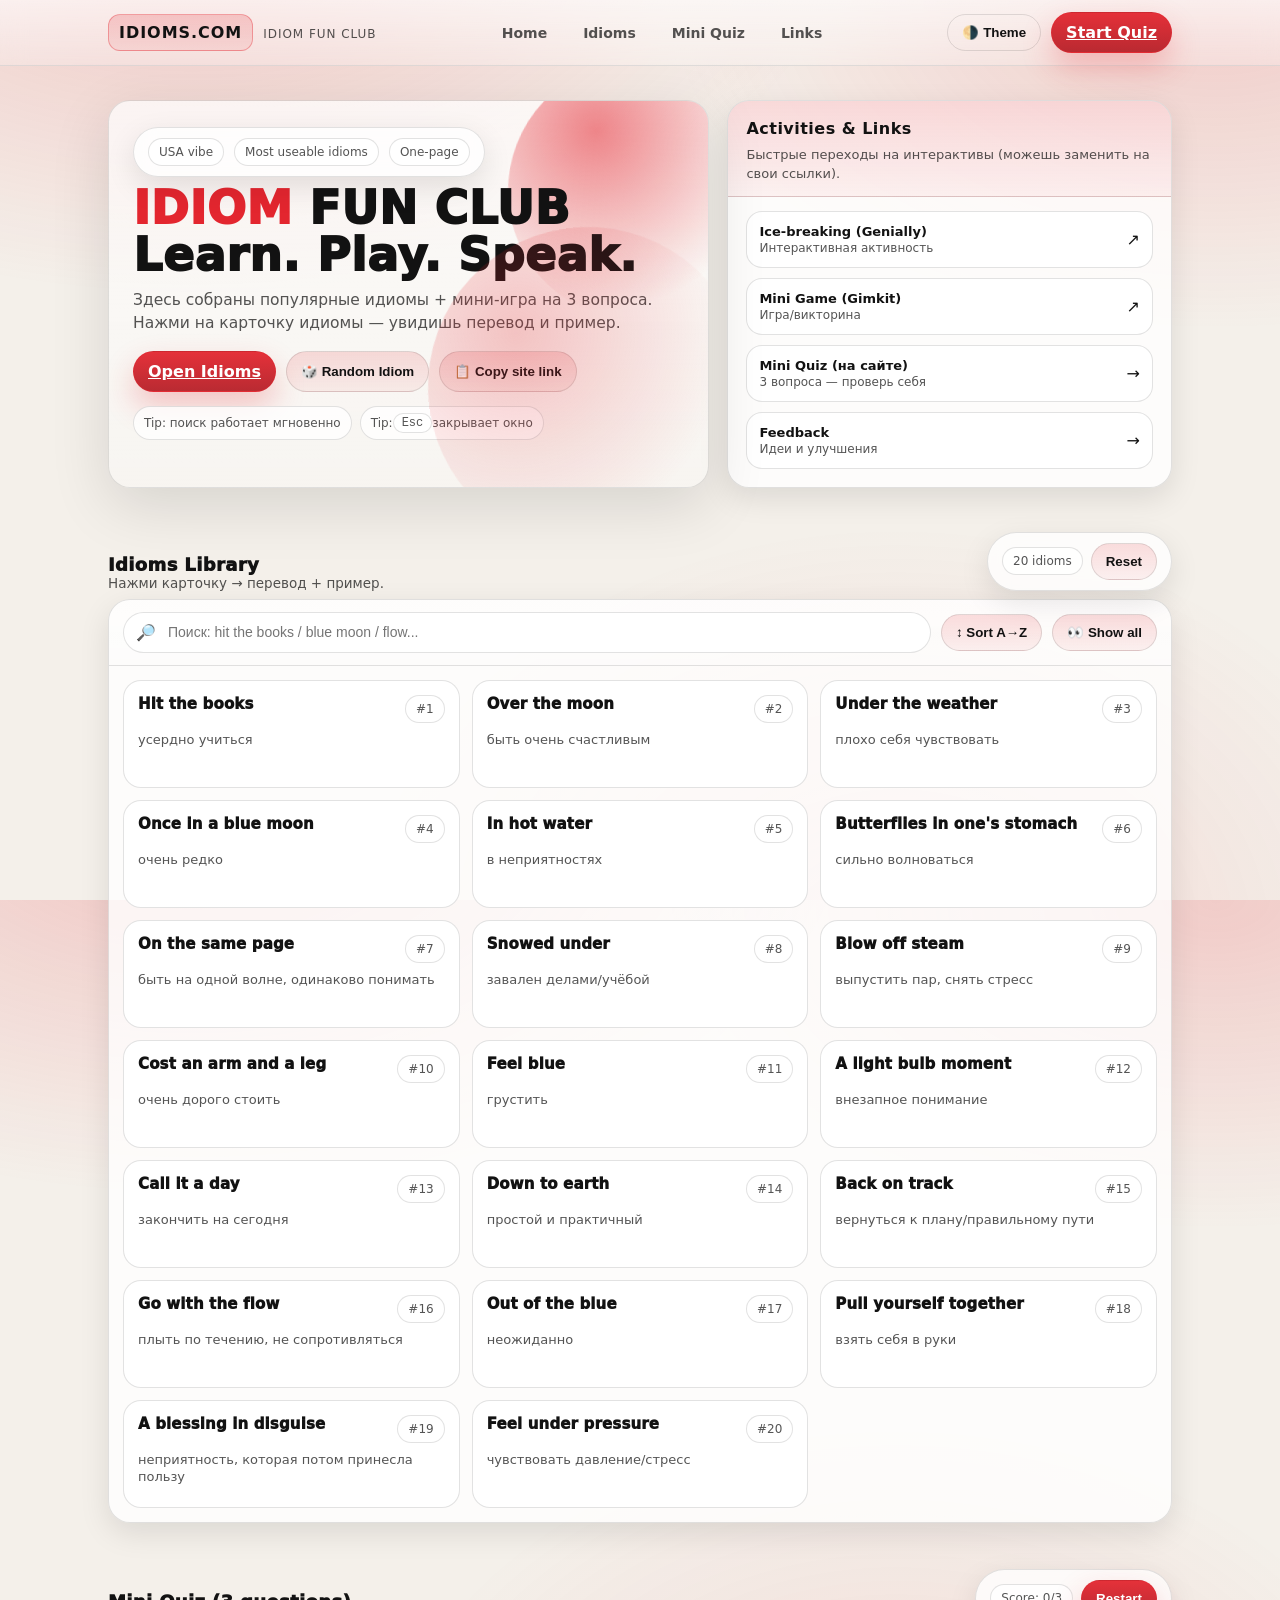
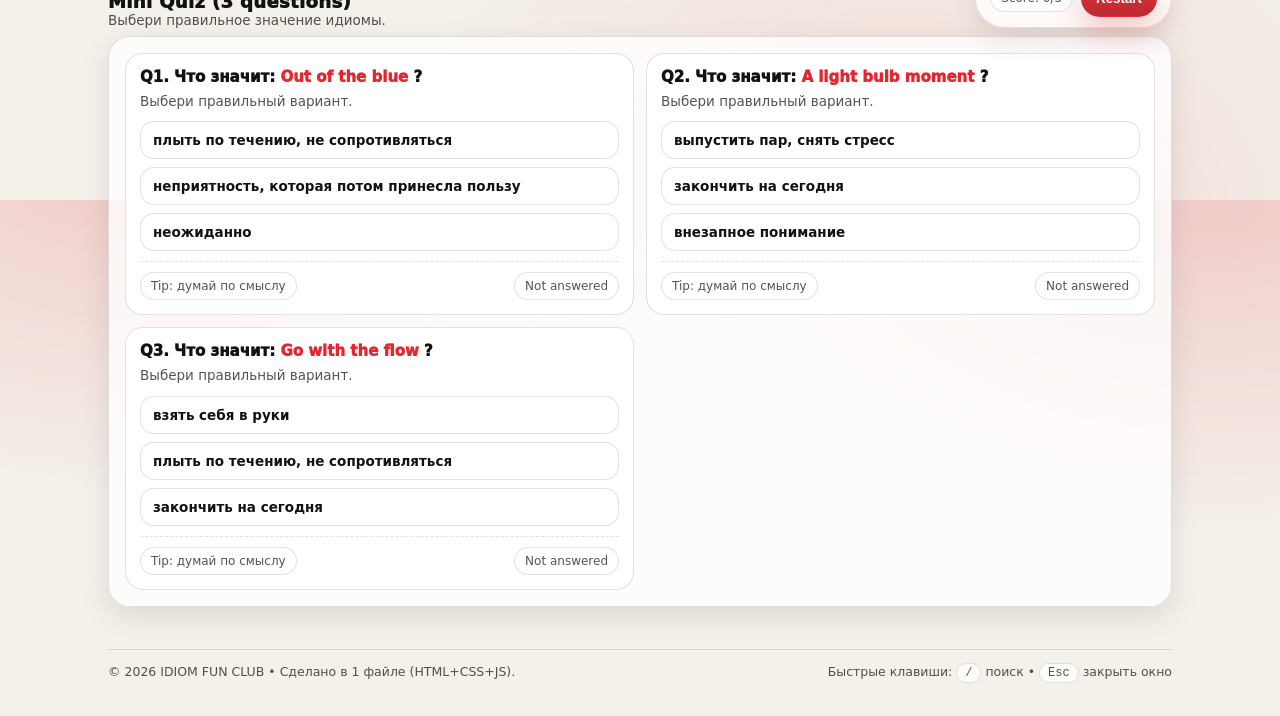
<file: idiom4.html>
<!DOCTYPE html>
<html lang="ru">
<head>
  <meta charset="utf-8" />
  <meta name="viewport" content="width=device-width,initial-scale=1" />
  <title>IDIOM FUN CLUB — One Page</title>
  <style>
    :root{
      --bg: #f4f0ea;
      --card: rgba(255,255,255,.78);
      --card2: rgba(255,255,255,.92);
      --text: #121212;
      --muted: rgba(18,18,18,.72);
      --red: #e3262f;
      --red2:#b61f27;
      --line: rgba(18,18,18,.12);
      --shadow: 0 18px 60px rgba(0,0,0,.12);
      --shadow2: 0 10px 30px rgba(0,0,0,.10);
      --radius: 22px;
      --radius2: 16px;
      --max: 1100px;
    }
    [data-theme="dark"]{
      --bg: #0f1114;
      --card: rgba(255,255,255,.08);
      --card2: rgba(255,255,255,.10);
      --text: #f1f2f4;
      --muted: rgba(241,242,244,.72);
      --line: rgba(241,242,244,.14);
      --shadow: 0 18px 60px rgba(0,0,0,.45);
      --shadow2: 0 10px 30px rgba(0,0,0,.35);
    }

    *{box-sizing:border-box}
    html,body{height:100%}
    body{
      margin:0;
      font-family: system-ui, -apple-system, Segoe UI, Roboto, Arial, "Noto Sans", "Helvetica Neue", sans-serif;
      background: radial-gradient(1200px 700px at 15% -10%, rgba(227,38,47,.22), transparent 55%),
                  radial-gradient(1000px 600px at 95% 0%, rgba(227,38,47,.18), transparent 55%),
                  radial-gradient(900px 700px at 70% 105%, rgba(227,38,47,.12), transparent 60%),
                  var(--bg);
      color:var(--text);
      overflow-x:hidden;
    }

    a{color:inherit}
    .container{max-width:var(--max); margin:0 auto; padding:0 18px}
    .pill{
      display:inline-flex; align-items:center; gap:10px;
      padding:10px 14px; border:1px solid var(--line);
      background:var(--card); border-radius:999px;
      backdrop-filter: blur(10px);
      box-shadow: var(--shadow2);
    }
    .btn{
      cursor:pointer;
      border:1px solid var(--line);
      background: linear-gradient(180deg, rgba(227,38,47,.15), rgba(227,38,47,.06));
      color:var(--text);
      padding:10px 14px;
      border-radius:999px;
      transition: transform .12s ease, background .2s ease, border-color .2s ease;
      user-select:none;
      font-weight:600;
    }
    .btn:hover{transform: translateY(-1px); border-color: rgba(227,38,47,.45)}
    .btn.red{
      border-color: rgba(227,38,47,.45);
      background: linear-gradient(180deg, rgba(227,38,47,.95), rgba(182,31,39,.95));
      color:#fff;
      box-shadow: 0 14px 30px rgba(227,38,47,.25);
    }
    .btn.red:hover{transform: translateY(-2px)}
    .btn.ghost{
      background: transparent;
    }
    .chip{
      display:inline-flex; align-items:center;
      padding:6px 10px; border-radius:999px;
      border:1px solid var(--line);
      background: var(--card);
      font-size: 12px;
      color: var(--muted);
    }

    /* Header */
    header{
      position:sticky; top:0; z-index:50;
      backdrop-filter: blur(12px);
      background: linear-gradient(180deg, rgba(255,255,255,.65), rgba(255,255,255,.25));
      border-bottom: 1px solid var(--line);
    }
    [data-theme="dark"] header{
      background: linear-gradient(180deg, rgba(10,12,14,.72), rgba(10,12,14,.30));
    }
    .nav{
      display:flex; align-items:center; justify-content:space-between;
      padding:12px 0;
      gap:14px;
    }
    .brand{
      display:flex; align-items:baseline; gap:10px; white-space:nowrap;
    }
    .brand .logo{
      font-weight:900; letter-spacing:.06em;
      font-size: 16px;
      padding:8px 10px;
      border-radius: 12px;
      background: linear-gradient(180deg, rgba(227,38,47,.20), rgba(227,38,47,.08));
      border:1px solid rgba(227,38,47,.35);
    }
    .brand .sub{
      font-size: 12px; color: var(--muted);
      letter-spacing:.08em;
      text-transform:uppercase;
    }
    nav ul{list-style:none; display:flex; gap:10px; margin:0; padding:0; flex-wrap:wrap; justify-content:flex-end}
    nav a{
      text-decoration:none;
      padding:10px 12px;
      border-radius:999px;
      border:1px solid transparent;
      color: var(--muted);
      font-weight:650;
      font-size: 14px;
      transition: background .2s ease, border-color .2s ease, color .2s ease;
    }
    nav a:hover{
      background: var(--card);
      border-color: var(--line);
      color: var(--text);
    }
    .nav-right{display:flex; align-items:center; gap:10px}

    /* Hero */
    .hero{
      padding: 34px 0 16px;
    }
    .hero-grid{
      display:grid;
      grid-template-columns: 1.15fr .85fr;
      gap: 18px;
      align-items:stretch;
    }
    @media (max-width: 920px){
      .hero-grid{grid-template-columns:1fr}
    }
    .hero-card{
      border-radius: var(--radius);
      border: 1px solid var(--line);
      background: linear-gradient(180deg, rgba(255,255,255,.70), rgba(255,255,255,.35));
      box-shadow: var(--shadow);
      overflow:hidden;
      position:relative;
      min-height: 320px;
    }
    [data-theme="dark"] .hero-card{
      background: linear-gradient(180deg, rgba(255,255,255,.10), rgba(255,255,255,.05));
    }

    .hero-card::before{
      content:"";
      position:absolute; inset:-40px -60px auto auto;
      width: 260px; height: 260px;
      border-radius: 999px;
      background: radial-gradient(circle at 30% 30%, rgba(227,38,47,.55), rgba(227,38,47,0) 70%);
      transform: rotate(10deg);
      filter: blur(0px);
      pointer-events:none;
    }
    .hero-card::after{
      content:"";
      position:absolute; inset:auto -40px -60px auto;
      width: 320px; height: 320px;
      border-radius: 999px;
      background: radial-gradient(circle at 30% 30%, rgba(227,38,47,.25), rgba(227,38,47,0) 68%);
      transform: rotate(-8deg);
      pointer-events:none;
    }

    .hero-inner{padding: 26px 24px 22px; position:relative}
    .h1{
      margin: 8px 0 6px;
      font-weight: 950;
      letter-spacing: .01em;
      font-size: clamp(28px, 4.2vw, 46px);
      line-height: 1.02;
    }
    .h1 .accent{color: var(--red)}
    .lead{
      margin: 10px 0 0;
      color: var(--muted);
      font-size: 15.5px;
      line-height: 1.5;
      max-width: 60ch;
    }
    .hero-actions{
      display:flex; gap:10px; flex-wrap:wrap;
      margin-top: 16px;
    }
    .hero-badges{
      margin-top: 14px;
      display:flex; flex-wrap:wrap; gap:8px;
    }

    /* Side card */
    .side-card{
      border-radius: var(--radius);
      border: 1px solid var(--line);
      background: var(--card);
      box-shadow: var(--shadow2);
      overflow:hidden;
    }
    .side-top{
      padding: 18px 18px 12px;
      border-bottom: 1px solid var(--line);
      background: linear-gradient(180deg, rgba(227,38,47,.16), rgba(227,38,47,.05));
    }
    .side-title{
      margin:0;
      font-weight: 900;
      font-size: 16px;
      letter-spacing:.03em;
    }
    .side-sub{margin:8px 0 0; color: var(--muted); font-size: 13px; line-height: 1.45}
    .side-body{padding: 14px 18px 18px}
    .linklist{display:grid; gap:10px}
    .linkitem{
      display:flex; align-items:center; justify-content:space-between; gap:12px;
      padding: 12px 12px;
      border-radius: 16px;
      border:1px solid var(--line);
      background: var(--card2);
      text-decoration:none;
      transition: transform .12s ease, border-color .2s ease;
    }
    .linkitem:hover{transform: translateY(-1px); border-color: rgba(227,38,47,.45)}
    .linkitem .l{
      display:flex; flex-direction:column; gap:2px;
    }
    .linkitem .t{font-weight: 800; font-size: 13px}
    .linkitem .d{color: var(--muted); font-size: 12px}

    /* Sections */
    section{padding: 18px 0}
    .section-head{
      display:flex; align-items:flex-end; justify-content:space-between;
      gap:12px; flex-wrap:wrap;
      padding: 10px 0 8px;
    }
    .section-head h2{
      margin:0;
      font-size: 18px;
      font-weight: 950;
      letter-spacing:.02em;
    }
    .section-head p{margin:0; color:var(--muted); font-size: 13.5px}

    /* Cards */
    .panel{
      border-radius: var(--radius);
      border:1px solid var(--line);
      background: var(--card);
      box-shadow: var(--shadow2);
      overflow:hidden;
    }
    .panel-pad{padding: 16px}
    .toolbar{
      display:flex; flex-wrap:wrap; gap:10px; align-items:center; justify-content:space-between;
      border-bottom: 1px solid var(--line);
      padding: 12px 14px;
      background: linear-gradient(180deg, rgba(255,255,255,.35), rgba(255,255,255,.10));
    }
    [data-theme="dark"] .toolbar{
      background: linear-gradient(180deg, rgba(255,255,255,.06), rgba(255,255,255,.02));
    }
    .search{
      display:flex; align-items:center; gap:10px; flex: 1 1 280px;
      padding: 10px 12px;
      border:1px solid var(--line);
      background: var(--card2);
      border-radius: 999px;
    }
    .search input{
      width:100%;
      border:0; outline:0; background:transparent;
      color:var(--text);
      font-size: 14px;
    }
    .grid{
      display:grid;
      grid-template-columns: repeat(3, 1fr);
      gap: 12px;
      padding: 14px;
    }
    @media (max-width: 980px){ .grid{grid-template-columns: repeat(2, 1fr)} }
    @media (max-width: 620px){ .grid{grid-template-columns: 1fr} }
    .card{
      border-radius: 18px;
      border: 1px solid var(--line);
      background: var(--card2);
      padding: 14px 14px 12px;
      transition: transform .12s ease, border-color .2s ease;
      cursor:pointer;
      min-height: 108px;
      display:flex; flex-direction:column; gap:8px;
    }
    .card:hover{transform: translateY(-2px); border-color: rgba(227,38,47,.45)}
    .card .top{
      display:flex; align-items:flex-start; justify-content:space-between; gap:10px;
    }
    .card .name{
      margin:0;
      font-weight: 950;
      letter-spacing:.01em;
      font-size: 15px;
    }
    .card .meaning{
      margin:0;
      color: var(--muted);
      font-size: 13px;
      line-height: 1.35;
    }

    /* Quiz */
    .quiz{
      display:grid; grid-template-columns: 1fr 1fr; gap:12px;
    }
    @media (max-width: 920px){ .quiz{grid-template-columns:1fr} }
    .qcard{
      border-radius: 18px;
      border:1px solid var(--line);
      background: var(--card2);
      padding: 14px;
    }
    .qtitle{margin:0 0 6px; font-weight: 950; font-size: 15px}
    .qtext{margin:0 0 10px; color:var(--muted); font-size: 13.5px; line-height:1.45}
    .opts{display:grid; gap:8px}
    .opt{
      border:1px solid var(--line);
      background: var(--card);
      border-radius: 14px;
      padding:10px 12px;
      cursor:pointer;
      font-weight:650;
      font-size: 13.5px;
      transition: transform .12s ease, border-color .2s ease, background .2s ease;
      user-select:none;
    }
    .opt:hover{transform: translateY(-1px); border-color: rgba(227,38,47,.45)}
    .opt.correct{border-color: rgba(39, 195, 118, .55); background: rgba(39,195,118,.12)}
    .opt.wrong{border-color: rgba(227,38,47,.55); background: rgba(227,38,47,.10)}
    .scoreline{
      display:flex; align-items:center; justify-content:space-between; gap:10px; flex-wrap:wrap;
      margin-top: 10px;
      padding-top: 10px;
      border-top: 1px dashed var(--line);
      color: var(--muted);
      font-size: 13px;
    }

    /* Modal */
    .modal{
      position: fixed; inset:0; z-index:80;
      display:none;
      background: rgba(0,0,0,.44);
      padding: 18px;
    }
    .modal.show{display:flex; align-items:center; justify-content:center}
    .modal-card{
      width:min(760px, 100%);
      border-radius: 22px;
      border:1px solid var(--line);
      background: var(--bg);
      box-shadow: var(--shadow);
      overflow:hidden;
    }
    .modal-head{
      display:flex; align-items:center; justify-content:space-between; gap:10px;
      padding: 14px 16px;
      border-bottom: 1px solid var(--line);
      background: linear-gradient(180deg, rgba(227,38,47,.18), rgba(227,38,47,.05));
    }
    .modal-head h3{margin:0; font-weight: 950}
    .modal-body{padding: 14px 16px 16px}
    .modal-body p{margin:8px 0; color:var(--muted); line-height:1.55}
    .ex{
      padding: 12px 12px;
      border-radius: 16px;
      border:1px solid var(--line);
      background: var(--card);
      color: var(--text);
      margin-top: 10px;
      font-weight: 650;
    }

    /* Footer */
    footer{
      padding: 24px 0 36px;
      color: var(--muted);
    }
    .foot{
      display:flex; gap:12px; flex-wrap:wrap; align-items:center; justify-content:space-between;
      border-top: 1px solid var(--line);
      padding-top: 14px;
    }
    .tiny{font-size: 12.5px}
    .kbd{
      font-family: ui-monospace, SFMono-Regular, Menlo, Monaco, Consolas, "Liberation Mono", monospace;
      font-size: 12px;
      padding: 2px 8px;
      border-radius: 10px;
      border:1px solid var(--line);
      background: var(--card);
      color: var(--muted);
    }
  </style>
</head>

<body>
  <header>
    <div class="container">
      <div class="nav">
        <div class="brand">
          <div class="logo">IDIOMS.COM</div>
          <div class="sub">IDIOM FUN CLUB</div>
        </div>

        <nav aria-label="Навигация">
          <ul>
            <li><a href="#home">Home</a></li>
            <li><a href="#idioms">Idioms</a></li>
            <li><a href="#quiz">Mini Quiz</a></li>
            <li><a href="#links">Links</a></li>
          </ul>
        </nav>

        <div class="nav-right">
          <button class="btn ghost" id="themeBtn" type="button" title="Сменить тему">
            🌗 Theme
          </button>
          <a class="btn red" href="#quiz">Start Quiz</a>
        </div>
      </div>
    </div>
  </header>

  <main id="home" class="hero">
    <div class="container">
      <div class="hero-grid">
        <div class="hero-card">
          <div class="hero-inner">
            <div class="pill">
              <span class="chip">USA vibe</span>
              <span class="chip">Most useable idioms</span>
              <span class="chip">One-page</span>
            </div>

            <h1 class="h1">
              <span class="accent">IDIOM</span> FUN CLUB<br/>
              Learn. Play. Speak.
            </h1>

            <p class="lead">
              Здесь собраны популярные идиомы + мини-игра на 3 вопроса.
              Нажми на карточку идиомы — увидишь перевод и пример.
            </p>

            <div class="hero-actions">
              <a class="btn red" href="#idioms">Open Idioms</a>
              <button class="btn" id="randomBtn" type="button">🎲 Random Idiom</button>
              <button class="btn" id="copyBtn" type="button">📋 Copy site link</button>
            </div>

            <div class="hero-badges">
              <span class="chip">Tip: поиск работает мгновенно</span>
              <span class="chip">Tip: <span class="kbd">Esc</span> закрывает окно</span>
            </div>
          </div>
        </div>

        <aside class="side-card" id="links">
          <div class="side-top">
            <p class="side-title">Activities & Links</p>
            <p class="side-sub">
              Быстрые переходы на интерактивы (можешь заменить на свои ссылки).
            </p>
          </div>
          <div class="side-body">
            <div class="linklist">
              <a class="linkitem" href="https://view.genially.com/5b46f36cd5de275f9f01301b/interactive-content-adventure-breakout" target="_blank" rel="noreferrer">
                <div class="l">
                  <div class="t">Ice-breaking (Genially)</div>
                  <div class="d">Интерактивная активность</div>
                </div>
                <div aria-hidden="true">↗</div>
              </a>

              <a class="linkitem" href="https://www.gimkit.com/me" target="_blank" rel="noreferrer">
                <div class="l">
                  <div class="t">Mini Game (Gimkit)</div>
                  <div class="d">Игра/викторина</div>
                </div>
                <div aria-hidden="true">↗</div>
              </a>

              <a class="linkitem" href="#quiz">
                <div class="l">
                  <div class="t">Mini Quiz (на сайте)</div>
                  <div class="d">3 вопроса — проверь себя</div>
                </div>
                <div aria-hidden="true">→</div>
              </a>

              <a class="linkitem" href="#footer">
                <div class="l">
                  <div class="t">Feedback</div>
                  <div class="d">Идеи и улучшения</div>
                </div>
                <div aria-hidden="true">→</div>
              </a>
            </div>
          </div>
        </aside>
      </div>
    </div>
  </main>

  <section id="idioms">
    <div class="container">
      <div class="section-head">
        <div>
          <h2>Idioms Library</h2>
          <p>Нажми карточку → перевод + пример.</p>
        </div>
        <div class="pill" style="gap:8px;">
          <span class="chip" id="countChip">0 idioms</span>
          <button class="btn" id="resetSearch" type="button">Reset</button>
        </div>
      </div>

      <div class="panel">
        <div class="toolbar">
          <div class="search" role="search">
            🔎
            <input id="searchInput" type="text" placeholder="Поиск: hit the books / blue moon / flow..." autocomplete="off" />
          </div>
          <div style="display:flex; gap:10px; flex-wrap:wrap; align-items:center;">
            <button class="btn" id="sortBtn" type="button">↕ Sort A→Z</button>
            <button class="btn" id="showAllBtn" type="button">👀 Show all</button>
          </div>
        </div>

        <div class="grid" id="cards"></div>
      </div>
    </div>
  </section>

  <section id="quiz">
    <div class="container">
      <div class="section-head">
        <div>
          <h2>Mini Quiz (3 questions)</h2>
          <p>Выбери правильное значение идиомы.</p>
        </div>
        <div class="pill" style="gap:8px;">
          <span class="chip" id="scoreChip">Score: 0/3</span>
          <button class="btn red" id="restartQuiz" type="button">Restart</button>
        </div>
      </div>

      <div class="panel">
        <div class="panel-pad">
          <div class="quiz" id="quizWrap"></div>
        </div>
      </div>
    </div>
  </section>

  <footer id="footer">
    <div class="container">
      <div class="foot">
        <div class="tiny">
          © <span id="year"></span> IDIOM FUN CLUB • Сделано в 1 файле (HTML+CSS+JS).
        </div>
        <div class="tiny">
          Быстрые клавиши: <span class="kbd">/</span> поиск • <span class="kbd">Esc</span> закрыть окно
        </div>
      </div>
    </div>
  </footer>

  <!-- Modal -->
  <div class="modal" id="modal" aria-hidden="true">
    <div class="modal-card" role="dialog" aria-modal="true" aria-labelledby="mTitle">
      <div class="modal-head">
        <h3 id="mTitle">Idiom</h3>
        <button class="btn" id="closeModal" type="button">✕ Close</button>
      </div>
      <div class="modal-body">
        <div class="chip" id="mTag">Meaning</div>
        <p id="mMeaning"></p>
        <div class="ex" id="mExample"></div>
      </div>
    </div>
  </div>

  <script>
    // ===== Data (на основе PDF) =====
    const IDIOMS = [
      {name:"Hit the books", meaning:"усердно учиться", example:"I need to hit the books tonight."},
      {name:"Over the moon", meaning:"быть очень счастливым", example:"I was over the moon when I passed the test."},
      {name:"Under the weather", meaning:"плохо себя чувствовать", example:"I feel under the weather today."},
      {name:"Once in a blue moon", meaning:"очень редко", example:"We eat fast food once in a blue moon."},
      {name:"In hot water", meaning:"в неприятностях", example:"He was in hot water for being late."},
      {name:"Butterflies in one's stomach", meaning:"сильно волноваться", example:"I had butterflies in my stomach before the exam."},
      {name:"On the same page", meaning:"быть на одной волне, одинаково понимать", example:"We are on the same page about the project."},
      {name:"Snowed under", meaning:"завален делами/учёбой", example:"I am snowed under with homework."},
      {name:"Blow off steam", meaning:"выпустить пар, снять стресс", example:"He plays football to blow off steam."},
      {name:"Cost an arm and a leg", meaning:"очень дорого стоить", example:"That phone costs an arm and a leg."},
      {name:"Feel blue", meaning:"грустить", example:"She feels blue on rainy days."},
      {name:"A light bulb moment", meaning:"внезапное понимание", example:"It was a light bulb moment when I understood the rule."},

      {name:"Call it a day", meaning:"закончить на сегодня", example:"Let’s call it a day — we’ll continue tomorrow."},
      {name:"Down to earth", meaning:"простой и практичный", example:"She’s very down to earth."},
      {name:"Back on track", meaning:"вернуться к плану/правильному пути", example:"After a break, we got back on track."},
      {name:"Go with the flow", meaning:"плыть по течению, не сопротивляться", example:"Just go with the flow — it’ll be fine."},
      {name:"Out of the blue", meaning:"неожиданно", example:"He called me out of the blue."},
      {name:"Pull yourself together", meaning:"взять себя в руки", example:"Pull yourself together — you can do this."},
      {name:"A blessing in disguise", meaning:"неприятность, которая потом принесла пользу", example:"Failing that test was a blessing in disguise."},
      {name:"Feel under pressure", meaning:"чувствовать давление/стресс", example:"I feel under pressure before exams."}
    ];

    // ===== Helpers =====
    const $ = (s, el=document) => el.querySelector(s);
    const $$ = (s, el=document) => Array.from(el.querySelectorAll(s));

    // ===== Theme =====
    const themeBtn = $("#themeBtn");
    const savedTheme = localStorage.getItem("ifc_theme");
    if(savedTheme) document.documentElement.setAttribute("data-theme", savedTheme);

    themeBtn.addEventListener("click", () => {
      const cur = document.documentElement.getAttribute("data-theme") || "light";
      const next = cur === "dark" ? "light" : "dark";
      if(next === "light") document.documentElement.removeAttribute("data-theme");
      else document.documentElement.setAttribute("data-theme", "dark");
      localStorage.setItem("ifc_theme", next);
    });

    // ===== Header smooth scroll =====
    $$('a[href^="#"]').forEach(a=>{
      a.addEventListener("click", (e)=>{
        const id = a.getAttribute("href");
        if(id.length > 1){
          const target = document.querySelector(id);
          if(target){
            e.preventDefault();
            target.scrollIntoView({behavior:"smooth", block:"start"});
          }
        }
      });
    });

    // ===== Cards render + search/sort =====
    const cardsEl = $("#cards");
    const searchInput = $("#searchInput");
    const countChip = $("#countChip");
    const resetSearch = $("#resetSearch");
    const sortBtn = $("#sortBtn");
    const showAllBtn = $("#showAllBtn");

    let sortAZ = false;
    let filtered = [...IDIOMS];

    function renderCards(list){
      cardsEl.innerHTML = "";
      list.forEach((item, idx)=>{
        const el = document.createElement("div");
        el.className = "card";
        el.tabIndex = 0;
        el.innerHTML = `
          <div class="top">
            <h3 class="name">${escapeHtml(item.name)}</h3>
            <span class="chip">#${idx+1}</span>
          </div>
          <p class="meaning">${escapeHtml(item.meaning)}</p>
        `;
        el.addEventListener("click", ()=> openModal(item));
        el.addEventListener("keydown", (e)=>{ if(e.key==="Enter") openModal(item); });
        cardsEl.appendChild(el);
      });
      countChip.textContent = `${list.length} idioms`;
    }

    function applyFilter(){
      const q = (searchInput.value || "").trim().toLowerCase();
      filtered = IDIOMS.filter(x => {
        const hay = (x.name + " " + x.meaning + " " + x.example).toLowerCase();
        return hay.includes(q);
      });
      let out = [...filtered];
      if(sortAZ){
        out.sort((a,b)=> a.name.localeCompare(b.name));
      }
      renderCards(out);
    }

    searchInput.addEventListener("input", applyFilter);

    resetSearch.addEventListener("click", ()=>{
      searchInput.value = "";
      sortAZ = false;
      sortBtn.textContent = "↕ Sort A→Z";
      applyFilter();
    });

    sortBtn.addEventListener("click", ()=>{
      sortAZ = !sortAZ;
      sortBtn.textContent = sortAZ ? "↕ Sort Z→A" : "↕ Sort A→Z";
      applyFilter();
    });

    showAllBtn.addEventListener("click", ()=>{
      searchInput.value = "";
      applyFilter();
      document.querySelector("#idioms").scrollIntoView({behavior:"smooth"});
    });

    // Keyboard shortcut: "/" focuses search
    document.addEventListener("keydown", (e)=>{
      if(e.key === "/" && document.activeElement !== searchInput){
        e.preventDefault();
        searchInput.focus();
      }
    });

    // ===== Modal =====
    const modal = $("#modal");
    const closeModalBtn = $("#closeModal");
    const mTitle = $("#mTitle");
    const mMeaning = $("#mMeaning");
    const mExample = $("#mExample");
    const mTag = $("#mTag");

    function openModal(item){
      mTitle.textContent = item.name;
      mMeaning.textContent = item.meaning;
      mExample.textContent = "Example: " + item.example;
      mTag.textContent = "Meaning";
      modal.classList.add("show");
      modal.setAttribute("aria-hidden", "false");
      closeModalBtn.focus();
    }
    function closeModal(){
      modal.classList.remove("show");
      modal.setAttribute("aria-hidden", "true");
    }
    closeModalBtn.addEventListener("click", closeModal);
    modal.addEventListener("click", (e)=>{
      if(e.target === modal) closeModal();
    });
    document.addEventListener("keydown", (e)=>{
      if(e.key === "Escape" && modal.classList.contains("show")) closeModal();
    });

    // ===== Random idiom =====
    $("#randomBtn").addEventListener("click", ()=>{
      const item = IDIOMS[Math.floor(Math.random()*IDIOMS.length)];
      openModal(item);
    });

    // ===== Copy "site link" (works for hosted page; locally will copy file path if browser allows) =====
    $("#copyBtn").addEventListener("click", async ()=>{
      try{
        await navigator.clipboard.writeText(location.href);
        toast("Ссылка скопирована!");
      }catch{
        toast("Не получилось скопировать (браузер запретил).");
      }
    });

    // ===== Quiz (3 Q) =====
    const quizWrap = $("#quizWrap");
    const scoreChip = $("#scoreChip");
    const restartQuiz = $("#restartQuiz");
    let score = 0;

    function buildQuiz(){
      score = 0;
      scoreChip.textContent = "Score: 0/3";
      quizWrap.innerHTML = "";

      const picks = pickUnique(IDIOMS, 3);

      picks.forEach((item, qi)=>{
        const wrong = pickUnique(IDIOMS.filter(x=>x.name!==item.name), 2).map(x=>x.meaning);
        const answers = shuffle([item.meaning, ...wrong]);

        const q = document.createElement("div");
        q.className = "qcard";
        q.innerHTML = `
          <p class="qtitle">Q${qi+1}. Что значит: <span style="color:var(--red); font-weight:950;">${escapeHtml(item.name)}</span> ?</p>
          <p class="qtext">Выбери правильный вариант.</p>
          <div class="opts"></div>
          <div class="scoreline">
            <span class="chip">Tip: думай по смыслу</span>
            <span class="chip" data-status>Not answered</span>
          </div>
        `;
        const opts = $(".opts", q);
        const status = $('[data-status]', q);

        let locked = false;
        answers.forEach(ans=>{
          const b = document.createElement("div");
          b.className = "opt";
          b.textContent = ans;
          b.addEventListener("click", ()=>{
            if(locked) return;
            locked = true;
            if(ans === item.meaning){
              b.classList.add("correct");
              score++;
              status.textContent = "Correct ✅";
            }else{
              b.classList.add("wrong");
              status.textContent = "Wrong ❌";
              // mark correct
              [...opts.children].forEach(el=>{
                if(el.textContent === item.meaning) el.classList.add("correct");
              });
            }
            scoreChip.textContent = `Score: ${score}/3`;
          });
          opts.appendChild(b);
        });

        quizWrap.appendChild(q);
      });
    }

    restartQuiz.addEventListener("click", buildQuiz);

    // ===== Tiny toast =====
    function toast(text){
      const t = document.createElement("div");
      t.textContent = text;
      t.style.position = "fixed";
      t.style.left = "50%";
      t.style.bottom = "18px";
      t.style.transform = "translateX(-50%)";
      t.style.zIndex = "200";
      t.style.padding = "10px 14px";
      t.style.borderRadius = "999px";
      t.style.border = "1px solid var(--line)";
      t.style.background = "var(--card2)";
      t.style.boxShadow = "var(--shadow2)";
      t.style.color = "var(--text)";
      t.style.fontWeight = "700";
      document.body.appendChild(t);
      setTimeout(()=>{ t.style.opacity = "0"; t.style.transition="opacity .25s ease"; }, 1200);
      setTimeout(()=> t.remove(), 1550);
    }

    // ===== Utils =====
    function pickUnique(arr, n){
      const copy = [...arr];
      const out = [];
      while(out.length < n && copy.length){
        const i = Math.floor(Math.random()*copy.length);
        out.push(copy.splice(i,1)[0]);
      }
      return out;
    }
    function shuffle(arr){
      const a = [...arr];
      for(let i=a.length-1;i>0;i--){
        const j = Math.floor(Math.random()*(i+1));
        [a[i],a[j]]=[a[j],a[i]];
      }
      return a;
    }
    function escapeHtml(str){
      return String(str)
        .replaceAll("&","&amp;")
        .replaceAll("<","&lt;")
        .replaceAll(">","&gt;")
        .replaceAll('"',"&quot;")
        .replaceAll("'","&#039;");
    }

    // ===== Init =====
    $("#year").textContent = new Date().getFullYear();
    renderCards(IDIOMS);
    buildQuiz();
    applyFilter();
  </script>
</body>
</html>
</file>
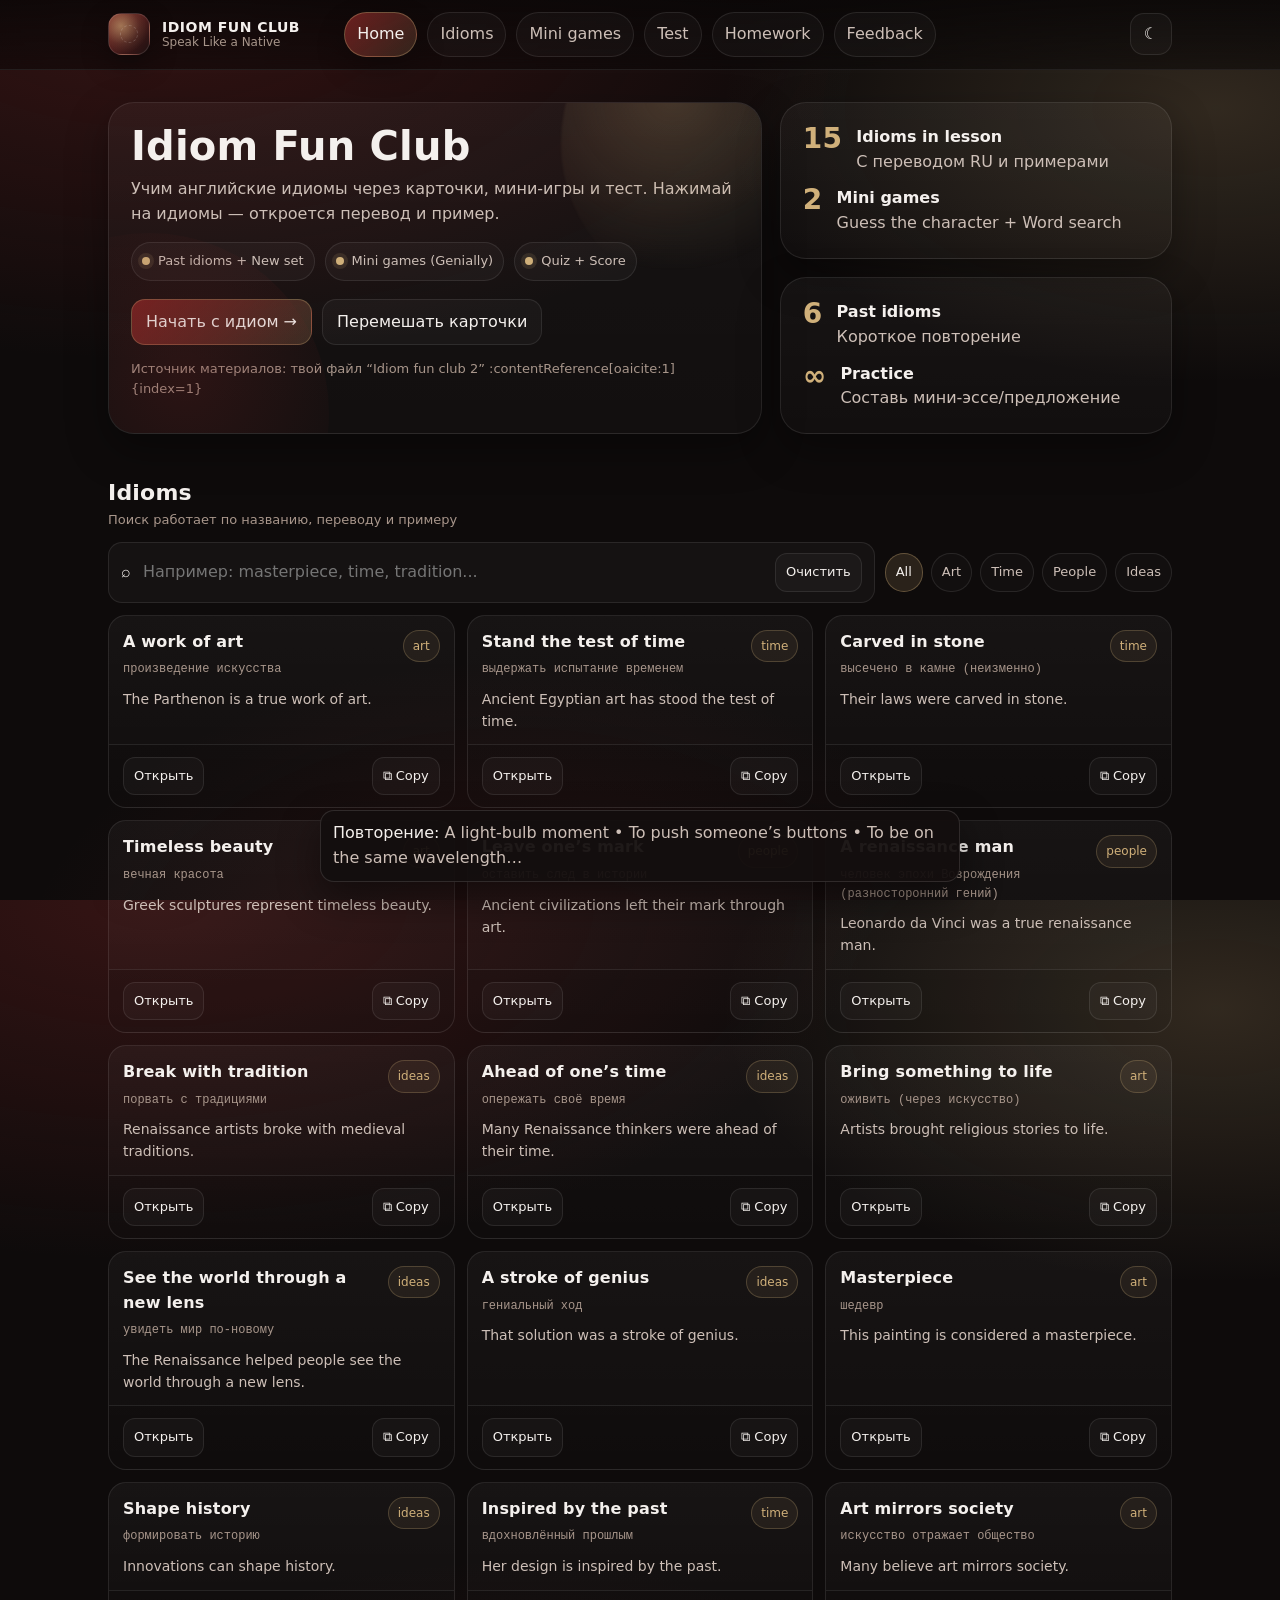
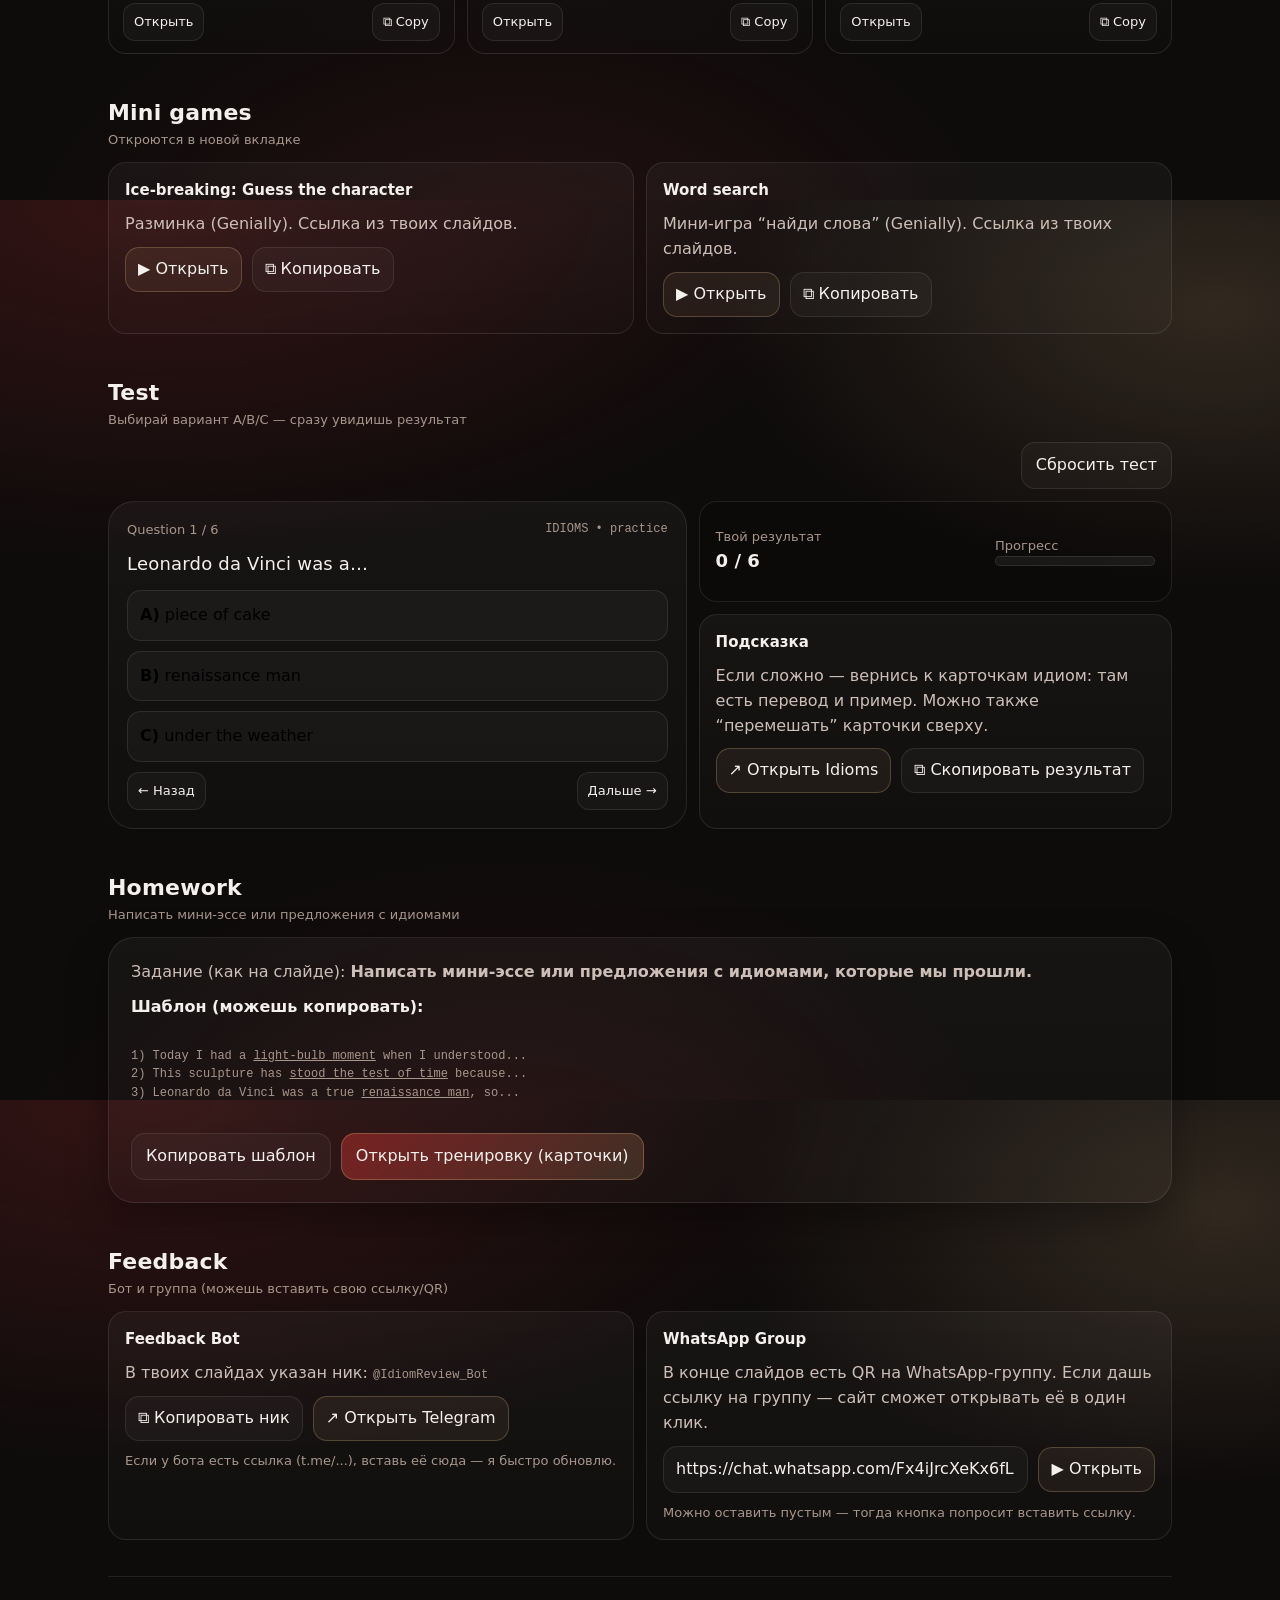
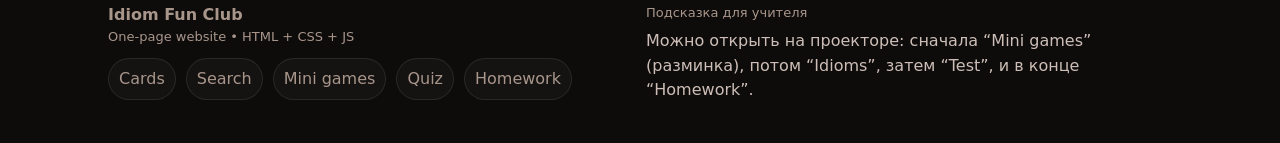
<file: idioms2.html>
<!doctype html>
<html lang="ru">
<head>
  <meta charset="utf-8" />
  <meta name="viewport" content="width=device-width,initial-scale=1" />
  <title>Idiom Fun Club — Speak Like a Native</title>
  <meta name="description" content="Idiom Fun Club: idioms, mini games, quiz, homework." />

  <style>
    :root{
      --bg:#0e0b0b;
      --panel:#161111;
      --panel2:#1d1515;
      --text:#f4f0ed;
      --muted:#cdbfb7;
      --muted2:#a8968b;
      --accent:#7c2323;     /* бордовый */
      --accent2:#d0b07a;    /* тёплое золото */
      --line:rgba(255,255,255,.09);
      --shadow: 0 16px 40px rgba(0,0,0,.35);
      --radius: 18px;
      --radius2: 26px;
      --max: 1100px;
    }

    *{box-sizing:border-box}
    html,body{height:100%}
    body{
      margin:0;
      background:
        radial-gradient(1200px 600px at 12% 0%, rgba(124,35,35,.35), transparent 60%),
        radial-gradient(900px 500px at 95% 12%, rgba(208,176,122,.18), transparent 55%),
        radial-gradient(900px 600px at 40% 110%, rgba(124,35,35,.22), transparent 55%),
        var(--bg);
      color:var(--text);
      font: 16px/1.55 system-ui, -apple-system, Segoe UI, Roboto, Arial, sans-serif;
      overflow-x:hidden;
    }

    a{color:inherit; text-decoration:none}
    button, input{font:inherit}
    .container{max-width:var(--max); margin:0 auto; padding:0 18px}

    /* Top bar */
    .topbar{
      position:sticky; top:0; z-index:50;
      backdrop-filter: blur(10px);
      background: linear-gradient(to bottom, rgba(10,7,7,.85), rgba(10,7,7,.55));
      border-bottom:1px solid var(--line);
    }
    .topbar-inner{
      display:flex; align-items:center; justify-content:space-between;
      gap:12px; padding:12px 0;
    }
    .brand{
      display:flex; align-items:center; gap:12px;
      min-width: 220px;
    }
    .logo{
      width:42px; height:42px; border-radius:14px;
      background:
        radial-gradient(circle at 30% 30%, rgba(208,176,122,.6), rgba(208,176,122,.12) 45%, transparent 70%),
        linear-gradient(135deg, rgba(124,35,35,.95), rgba(30,18,18,.95));
      border:1px solid rgba(255,255,255,.12);
      box-shadow: 0 10px 26px rgba(0,0,0,.35);
      position:relative;
    }
    .logo:after{
      content:"";
      position:absolute; inset:11px;
      border-radius:10px;
      border:1px dashed rgba(255,255,255,.18);
    }
    .brand-title{
      display:flex; flex-direction:column;
      line-height:1.15;
    }
    .brand-title b{
      letter-spacing:.5px;
      font-size:14px;
    }
    .brand-title span{
      color:var(--muted2);
      font-size:12px;
    }

    .nav{
      display:flex; align-items:center; gap:10px;
      flex-wrap:wrap;
      justify-content:center;
    }
    .pill{
      padding:9px 12px;
      border:1px solid var(--line);
      border-radius:999px;
      color:var(--muted);
      background: rgba(255,255,255,.03);
      transition: .2s ease;
      white-space:nowrap;
      cursor:pointer;
      user-select:none;
    }
    .pill:hover{transform: translateY(-1px); border-color: rgba(208,176,122,.25); color:var(--text)}
    .pill.active{
      background: linear-gradient(135deg, rgba(124,35,35,.85), rgba(208,176,122,.16));
      border-color: rgba(208,176,122,.35);
      color: var(--text);
      box-shadow: 0 12px 28px rgba(0,0,0,.25);
    }

    .actions{
      display:flex; align-items:center; gap:10px;
      min-width: 220px;
      justify-content:flex-end;
    }
    .iconbtn{
      width:42px; height:42px;
      border-radius:14px;
      border:1px solid var(--line);
      background: rgba(255,255,255,.03);
      color: var(--text);
      display:grid; place-items:center;
      cursor:pointer;
      transition:.2s ease;
    }
    .iconbtn:hover{transform: translateY(-1px); border-color: rgba(208,176,122,.28)}
    .hamburger{display:none}

    /* Hero */
    .hero{
      padding: 32px 0 18px;
    }
    .hero-grid{
      display:grid;
      grid-template-columns: 1.25fr .75fr;
      gap:18px;
      align-items:stretch;
    }
    .card{
      background: linear-gradient(180deg, rgba(255,255,255,.04), rgba(255,255,255,.02));
      border:1px solid var(--line);
      border-radius: var(--radius2);
      box-shadow: var(--shadow);
      overflow:hidden;
      position:relative;
    }
    .card .inner{padding:22px}
    .hero-title{
      font-size: 40px;
      line-height:1.05;
      margin:0 0 10px;
      letter-spacing:.2px;
    }
    .subtitle{
      color:var(--muted);
      margin:0 0 16px;
      max-width: 60ch;
    }
    .badge-row{display:flex; gap:10px; flex-wrap:wrap; margin-top:12px}
    .badge{
      display:inline-flex; align-items:center; gap:8px;
      padding:8px 10px;
      border-radius:999px;
      border:1px solid var(--line);
      background: rgba(255,255,255,.03);
      color: var(--muted);
      font-size: 13px;
    }
    .dot{
      width:8px; height:8px; border-radius:999px;
      background: var(--accent2);
      box-shadow: 0 0 0 4px rgba(208,176,122,.12);
    }
    .cta-row{display:flex; gap:10px; flex-wrap:wrap; margin-top:18px}
    .btn{
      padding:10px 14px;
      border-radius: 14px;
      border:1px solid rgba(208,176,122,.32);
      background: linear-gradient(135deg, rgba(124,35,35,.92), rgba(208,176,122,.18));
      color: var(--text);
      cursor:pointer;
      transition: .2s ease;
      display:inline-flex; align-items:center; gap:10px;
    }
    .btn:hover{transform: translateY(-1px); filter:saturate(1.1)}
    .btn.secondary{
      border-color: var(--line);
      background: rgba(255,255,255,.03);
      color: var(--text);
    }

    .hero-side{
      display:grid;
      grid-template-rows: 1fr 1fr;
      gap:18px;
    }
    .stat{
      display:flex; align-items:flex-start; gap:14px;
    }
    .stat .num{
      font-size:28px;
      font-weight:700;
      letter-spacing:.3px;
      color: var(--accent2);
      line-height:1;
    }
    .stat p{margin:0; color:var(--muted)}
    .stat b{color:var(--text)}
    .ornament{
      position:absolute;
      right:-120px; top:-120px;
      width:320px; height:320px;
      border-radius: 50%;
      background: radial-gradient(circle at 35% 35%, rgba(208,176,122,.22), transparent 60%);
      filter: blur(1px);
      pointer-events:none;
    }
    .ornament2{
      position:absolute;
      left:-140px; bottom:-160px;
      width:360px; height:360px;
      border-radius: 50%;
      background: radial-gradient(circle at 60% 40%, rgba(124,35,35,.24), transparent 62%);
      pointer-events:none;
    }

    /* Sections */
    section{padding: 18px 0}
    .section-head{
      display:flex; align-items:flex-end; justify-content:space-between;
      gap:12px; flex-wrap:wrap;
      margin: 6px 0 12px;
    }
    h2{
      margin:0;
      font-size:22px;
      letter-spacing:.2px;
    }
    .hint{color: var(--muted2); font-size:13px}

    /* Toolbar */
    .toolbar{
      display:flex; gap:10px; align-items:center; flex-wrap:wrap;
      width:100%;
    }
    .search{
      flex: 1 1 260px;
      display:flex; gap:10px; align-items:center;
      padding: 10px 12px;
      border-radius: 14px;
      border:1px solid var(--line);
      background: rgba(255,255,255,.03);
    }
    .search input{
      width:100%;
      border:0; outline:0;
      background: transparent;
      color: var(--text);
    }
    .chiprow{display:flex; gap:8px; flex-wrap:wrap}
    .chip{
      padding:8px 10px;
      border-radius:999px;
      border:1px solid var(--line);
      background: rgba(255,255,255,.02);
      color: var(--muted);
      font-size:13px;
      cursor:pointer;
      transition:.2s ease;
      user-select:none;
    }
    .chip:hover{border-color: rgba(208,176,122,.25); color:var(--text)}
    .chip.active{
      background: rgba(208,176,122,.14);
      border-color: rgba(208,176,122,.35);
      color: var(--text);
    }

    /* Idiom grid */
    .grid{
      display:grid;
      grid-template-columns: repeat(3, 1fr);
      gap:12px;
    }
    .idiom{
      border-radius: var(--radius);
      border:1px solid var(--line);
      background: linear-gradient(180deg, rgba(255,255,255,.04), rgba(255,255,255,.015));
      overflow:hidden;
      position:relative;
      transition:.2s ease;
      min-height: 150px;
      display:flex;
      flex-direction:column;
    }
    .idiom:hover{transform: translateY(-2px); border-color: rgba(208,176,122,.22)}
    .idiom-top{
      padding: 14px 14px 10px;
      display:flex; align-items:flex-start; justify-content:space-between; gap:12px;
    }
    .idiom h3{
      margin:0;
      font-size:16px;
      letter-spacing:.2px;
    }
    .tag{
      font-size:12px;
      color: var(--accent2);
      border:1px solid rgba(208,176,122,.25);
      padding:6px 9px;
      border-radius:999px;
      background: rgba(208,176,122,.08);
      white-space:nowrap;
    }
    .idiom-body{
      padding: 0 14px 12px;
      color: var(--muted);
      font-size: 14px;
    }
    .idiom-footer{
      margin-top:auto;
      padding: 12px 14px;
      border-top:1px solid var(--line);
      display:flex; align-items:center; justify-content:space-between; gap:10px;
      background: rgba(0,0,0,.12);
    }
    .smallbtn{
      border:1px solid var(--line);
      background: rgba(255,255,255,.03);
      color: var(--text);
      border-radius: 12px;
      padding:8px 10px;
      cursor:pointer;
      transition:.2s ease;
      font-size: 13px;
    }
    .smallbtn:hover{border-color: rgba(208,176,122,.25); transform: translateY(-1px)}
    .mono{font-family: ui-monospace, SFMono-Regular, Menlo, Consolas, monospace; font-size:12px; color: var(--muted2)}

    /* Links cards */
    .links{
      display:grid;
      grid-template-columns: 1fr 1fr;
      gap:12px;
    }
    .linkcard{
      padding:16px;
      border-radius: var(--radius);
      border:1px solid var(--line);
      background: linear-gradient(180deg, rgba(255,255,255,.04), rgba(255,255,255,.015));
      display:flex; flex-direction:column; gap:10px;
    }
    .linkcard b{font-size:15px}
    .linkcard p{margin:0; color:var(--muted)}
    .linkcard .row{display:flex; gap:10px; flex-wrap:wrap; align-items:center}
    .link{
      display:inline-flex; align-items:center; gap:8px;
      padding:9px 12px;
      border-radius: 14px;
      border:1px solid rgba(208,176,122,.28);
      background: rgba(208,176,122,.08);
      cursor:pointer;
      transition:.2s ease;
      color: var(--text);
    }
    .link:hover{transform: translateY(-1px); border-color: rgba(208,176,122,.42)}
    .copy{
      border-color: var(--line);
      background: rgba(255,255,255,.03);
    }

    /* Quiz */
    .quiz{
      display:grid;
      grid-template-columns: 1.1fr .9fr;
      gap:12px;
    }
    .qbox{
      border-radius: var(--radius2);
      border:1px solid var(--line);
      background: linear-gradient(180deg, rgba(255,255,255,.04), rgba(255,255,255,.015));
      padding:18px;
      min-height: 220px;
    }
    .qtop{
      display:flex; justify-content:space-between; gap:10px; flex-wrap:wrap;
      margin-bottom:10px;
      color: var(--muted2);
      font-size: 13px;
    }
    .question{
      margin: 4px 0 12px;
      font-size: 18px;
      letter-spacing:.2px;
    }
    .opts{display:grid; gap:10px}
    .opt{
      text-align:left;
      padding: 12px 12px;
      border-radius: 14px;
      border:1px solid var(--line);
      background: rgba(255,255,255,.03);
      cursor:pointer;
      transition:.15s ease;
    }
    .opt:hover{transform: translateY(-1px); border-color: rgba(208,176,122,.22)}
    .opt.correct{border-color: rgba(92, 190, 120, .55); background: rgba(92,190,120,.10)}
    .opt.wrong{border-color: rgba(240, 92, 92, .55); background: rgba(240,92,92,.10)}
    .quizside{
      display:grid; gap:12px;
    }
    .score{
      display:flex; align-items:center; justify-content:space-between; gap:12px;
      padding:16px;
      border-radius: var(--radius);
      border:1px solid var(--line);
      background: rgba(0,0,0,.14);
    }
    .score b{font-size: 18px}
    .bar{
      height:10px;
      border-radius: 999px;
      background: rgba(255,255,255,.06);
      overflow:hidden;
      border:1px solid rgba(255,255,255,.10);
    }
    .bar > i{
      display:block; height:100%;
      width:0%;
      background: linear-gradient(90deg, rgba(208,176,122,.9), rgba(124,35,35,.9));
      transition: width .25s ease;
    }

    /* Footer */
    footer{
      padding: 26px 0 40px;
      border-top:1px solid var(--line);
      margin-top: 18px;
      color: var(--muted2);
    }
    .footgrid{
      display:grid;
      grid-template-columns: 1fr 1fr;
      gap:12px;
      align-items:start;
    }
    .kicker{font-size:13px; color:var(--muted2)}
    .credits{
      display:flex; gap:10px; flex-wrap:wrap; align-items:center;
      margin-top:10px;
    }
    .pillmini{
      padding:8px 10px;
      border-radius:999px;
      border:1px solid var(--line);
      background: rgba(255,255,255,.03);
    }

    /* Modal */
    .modal{
      position:fixed; inset:0; z-index:80;
      display:none;
      align-items:center; justify-content:center;
      background: rgba(0,0,0,.6);
      padding:18px;
    }
    .modal.open{display:flex}
    .modal-card{
      width:min(820px, 100%);
      border-radius: var(--radius2);
      border:1px solid rgba(255,255,255,.12);
      background: linear-gradient(180deg, rgba(20,14,14,.98), rgba(16,10,10,.98));
      box-shadow: 0 24px 80px rgba(0,0,0,.55);
      overflow:hidden;
      position:relative;
    }
    .modal-head{
      display:flex; align-items:center; justify-content:space-between; gap:10px;
      padding:14px 16px;
      border-bottom:1px solid var(--line);
      background: rgba(255,255,255,.03);
    }
    .modal-head b{font-size:14px}
    .modal-body{padding:16px}
    .modal-body p{margin:8px 0; color:var(--muted)}
    .modal-body .ex{
      padding:12px 12px;
      border-radius: 14px;
      border:1px solid var(--line);
      background: rgba(255,255,255,.03);
      margin-top:10px;
    }
    .close{
      border:1px solid var(--line);
      background: rgba(255,255,255,.03);
      color: var(--text);
      border-radius: 12px;
      padding:8px 10px;
      cursor:pointer;
    }

    /* Toast */
    .toast{
      position:fixed;
      left:50%;
      bottom:18px;
      transform: translateX(-50%);
      background: rgba(20,14,14,.95);
      border:1px solid rgba(255,255,255,.12);
      color: var(--text);
      padding:10px 12px;
      border-radius: 14px;
      box-shadow: 0 16px 40px rgba(0,0,0,.45);
      display:none;
      z-index:90;
      max-width: min(760px, calc(100% - 24px));
    }
    .toast.show{display:block}
    .toast span{color: var(--muted)}
    .toast b{color: var(--accent2)}

    /* Responsive */
    @media (max-width: 980px){
      .hero-grid{grid-template-columns: 1fr}
      .hero-side{grid-template-rows: unset; grid-template-columns: 1fr 1fr}
      .grid{grid-template-columns: repeat(2, 1fr)}
      .quiz{grid-template-columns: 1fr}
      .actions{min-width: auto}
      .brand{min-width:auto}
    }
    @media (max-width: 640px){
      .nav{display:none}
      .hamburger{display:grid}
      .hero-title{font-size: 34px}
      .grid{grid-template-columns: 1fr}
      .links{grid-template-columns: 1fr}
      .hero-side{grid-template-columns: 1fr}
    }

    /* Mobile menu */
    .drawer{
      position:fixed; inset:0; z-index:60;
      display:none;
      background: rgba(0,0,0,.55);
    }
    .drawer.open{display:block}
    .drawer-panel{
      position:absolute; right:0; top:0; height:100%;
      width:min(360px, 92vw);
      background: linear-gradient(180deg, rgba(18,12,12,.98), rgba(14,9,9,.98));
      border-left:1px solid rgba(255,255,255,.10);
      padding:14px;
      display:flex; flex-direction:column; gap:10px;
    }
    .drawer-panel .pill{width:100%; text-align:left}
    .drawer-panel .row{display:flex; justify-content:space-between; align-items:center}
  </style>
</head>

<body>
  <div class="topbar">
    <div class="container">
      <div class="topbar-inner">
        <div class="brand" role="banner" aria-label="Idiom Fun Club">
          <div class="logo" aria-hidden="true"></div>
          <div class="brand-title">
            <b>IDIOM FUN CLUB</b>
            <span>Speak Like a Native</span>
          </div>
        </div>

        <nav class="nav" aria-label="Навигация">
          <div class="pill active" data-go="home">Home</div>
          <div class="pill" data-go="idioms">Idioms</div>
          <div class="pill" data-go="games">Mini games</div>
          <div class="pill" data-go="quiz">Test</div>
          <div class="pill" data-go="homework">Homework</div>
          <div class="pill" data-go="contact">Feedback</div>
        </nav>

        <div class="actions">
          <button class="iconbtn" id="toggleTheme" title="Сменить фон" aria-label="Сменить фон">
            ☾
          </button>
          <button class="iconbtn hamburger" id="openDrawer" title="Меню" aria-label="Открыть меню">
            ☰
          </button>
        </div>
      </div>
    </div>
  </div>

  <!-- Mobile drawer -->
  <div class="drawer" id="drawer" aria-hidden="true">
    <div class="drawer-panel" role="dialog" aria-modal="true" aria-label="Меню">
      <div class="row">
        <b>Меню</b>
        <button class="close" id="closeDrawer">✕</button>
      </div>
      <div class="pill active" data-go="home">Home</div>
      <div class="pill" data-go="idioms">Idioms</div>
      <div class="pill" data-go="games">Mini games</div>
      <div class="pill" data-go="quiz">Test</div>
      <div class="pill" data-go="homework">Homework</div>
      <div class="pill" data-go="contact">Feedback</div>
      <div class="kicker">Подсказка: нажми на идиому, чтобы увидеть перевод и пример.</div>
    </div>
  </div>

  <main class="container">
    <!-- HERO -->
    <section class="hero" id="home">
      <div class="hero-grid">
        <div class="card">
          <div class="ornament" aria-hidden="true"></div>
          <div class="ornament2" aria-hidden="true"></div>
          <div class="inner">
            <h1 class="hero-title">Idiom Fun Club</h1>
            <p class="subtitle">
              Учим английские идиомы через карточки, мини-игры и тест.
              Нажимай на идиомы — откроется перевод и пример.
            </p>

            <div class="badge-row">
              <span class="badge"><span class="dot"></span> Past idioms + New set</span>
              <span class="badge"><span class="dot"></span> Mini games (Genially)</span>
              <span class="badge"><span class="dot"></span> Quiz + Score</span>
            </div>

            <div class="cta-row">
              <button class="btn" data-go="idioms">Начать с идиом →</button>
              <button class="btn secondary" id="shuffleBtn">Перемешать карточки</button>
            </div>

            <div style="margin-top:14px" class="kicker">
              Источник материалов: твой файл “Idiom fun club 2” :contentReference[oaicite:1]{index=1}
            </div>
          </div>
        </div>

        <div class="hero-side">
          <div class="card">
            <div class="inner">
              <div class="stat">
                <div class="num" id="countIdioms">15</div>
                <div>
                  <p><b>Idioms in lesson</b><br><span>С переводом RU и примерами</span></p>
                </div>
              </div>
              <div style="height:12px"></div>
              <div class="stat">
                <div class="num">2</div>
                <div>
                  <p><b>Mini games</b><br><span>Guess the character + Word search</span></p>
                </div>
              </div>
            </div>
          </div>

          <div class="card">
            <div class="inner">
              <div class="stat">
                <div class="num">6</div>
                <div>
                  <p><b>Past idioms</b><br><span>Короткое повторение</span></p>
                </div>
              </div>
              <div style="height:12px"></div>
              <div class="stat">
                <div class="num">∞</div>
                <div>
                  <p><b>Practice</b><br><span>Составь мини-эссе/предложение</span></p>
                </div>
              </div>
            </div>
          </div>
        </div>
      </div>
    </section>

    <!-- IDIOMS -->
    <section id="idioms">
      <div class="section-head">
        <div>
          <h2>Idioms</h2>
          <div class="hint">Поиск работает по названию, переводу и примеру</div>
        </div>
        <div class="toolbar">
          <div class="search" role="search">
            <span aria-hidden="true">⌕</span>
            <input id="searchInput" type="search" placeholder="Например: masterpiece, time, tradition..." autocomplete="off" />
            <button class="smallbtn" id="clearSearch" title="Очистить">Очистить</button>
          </div>
          <div class="chiprow" aria-label="Фильтры">
            <div class="chip active" data-filter="all">All</div>
            <div class="chip" data-filter="art">Art</div>
            <div class="chip" data-filter="time">Time</div>
            <div class="chip" data-filter="people">People</div>
            <div class="chip" data-filter="ideas">Ideas</div>
          </div>
        </div>
      </div>

      <div class="grid" id="idiomGrid" aria-live="polite"></div>
    </section>

    <!-- MINI GAMES -->
    <section id="games">
      <div class="section-head">
        <div>
          <h2>Mini games</h2>
          <div class="hint">Откроются в новой вкладке</div>
        </div>
      </div>

      <div class="links">
        <div class="linkcard">
          <b>Ice-breaking: Guess the character</b>
          <p>Разминка (Genially). Ссылка из твоих слайдов.</p>
          <div class="row">
            <a class="link" target="_blank" rel="noopener" href="https://view.genially.com/6946d5206888e4bbf0c9b7d0/interactive-content-guess-the-character">
              ▶ Открыть
            </a>
            <button class="link copy" data-copy="https://view.genially.com/6946d5206888e4bbf0c9b7d0/interactive-content-guess-the-character">
              ⧉ Копировать
            </button>
          </div>
        </div>

        <div class="linkcard">
          <b>Word search</b>
          <p>Мини-игра “найди слова” (Genially). Ссылка из твоих слайдов.</p>
          <div class="row">
            <a class="link" target="_blank" rel="noopener" href="https://view.genially.com/69455bc51562ec4b064a8c72/interactive-content-word-search">
              ▶ Открыть
            </a>
            <button class="link copy" data-copy="https://view.genially.com/69455bc51562ec4b064a8c72/interactive-content-word-search">
              ⧉ Копировать
            </button>
          </div>
        </div>
      </div>
    </section>

    <!-- QUIZ -->
    <section id="quiz">
      <div class="section-head">
        <div>
          <h2>Test</h2>
          <div class="hint">Выбирай вариант A/B/C — сразу увидишь результат</div>
        </div>
        <div class="toolbar" style="justify-content:flex-end">
          <button class="btn secondary" id="restartQuiz">Сбросить тест</button>
        </div>
      </div>

      <div class="quiz">
        <div class="qbox">
          <div class="qtop">
            <div id="qCounter">Question 1 / 6</div>
            <div class="mono" id="qTopic">IDIOMS • practice</div>
          </div>
          <div class="question" id="qText">...</div>
          <div class="opts" id="qOpts"></div>
          <div style="height:10px"></div>
          <div class="toolbar" style="justify-content:space-between">
            <button class="smallbtn" id="prevQ">← Назад</button>
            <button class="smallbtn" id="nextQ">Дальше →</button>
          </div>
        </div>

        <div class="quizside">
          <div class="score">
            <div>
              <div class="kicker">Твой результат</div>
              <b><span id="scoreNow">0</span> / <span id="scoreTotal">6</span></b>
            </div>
            <div style="min-width: 160px">
              <div class="kicker">Прогресс</div>
              <div class="bar" aria-label="Progress bar"><i id="barFill"></i></div>
            </div>
          </div>

          <div class="linkcard" style="height:100%">
            <b>Подсказка</b>
            <p>
              Если сложно — вернись к карточкам идиом: там есть перевод и пример.
              Можно также “перемешать” карточки сверху.
            </p>
            <div class="row">
              <button class="link" data-go="idioms">↗ Открыть Idioms</button>
              <button class="link copy" id="copyScore">⧉ Скопировать результат</button>
            </div>
          </div>
        </div>
      </div>
    </section>

    <!-- HOMEWORK -->
    <section id="homework">
      <div class="section-head">
        <div>
          <h2>Homework</h2>
          <div class="hint">Написать мини-эссе или предложения с идиомами</div>
        </div>
      </div>

      <div class="card">
        <div class="inner">
          <p style="margin:0 0 10px; color:var(--muted)">
            Задание (как на слайде): <b>Написать мини-эссе или предложения с идиомами, которые мы прошли.</b>
          </p>

          <div class="ex">
            <b>Шаблон (можешь копировать):</b>
            <div class="mono" style="margin-top:8px; white-space:pre-wrap">
1) Today I had a <u>light-bulb moment</u> when I understood...
2) This sculpture has <u>stood the test of time</u> because...
3) Leonardo da Vinci was a true <u>renaissance man</u>, so...
            </div>
          </div>

          <div style="height:12px"></div>

          <div class="toolbar" style="justify-content:flex-start">
            <button class="btn secondary" id="copyTemplate">Копировать шаблон</button>
            <button class="btn" id="openPractice">Открыть тренировку (карточки)</button>
          </div>
        </div>
      </div>
    </section>

    <!-- CONTACT / FEEDBACK -->
    <section id="contact">
      <div class="section-head">
        <div>
          <h2>Feedback</h2>
          <div class="hint">Бот и группа (можешь вставить свою ссылку/QR)</div>
        </div>
      </div>

      <div class="links">
        <div class="linkcard">
          <b>Feedback Bot</b>
          <p>В твоих слайдах указан ник: <span class="mono">@IdiomReview_Bot</span></p>
          <div class="row">
            <button class="link copy" data-copy="@IdiomReview_Bot">⧉ Копировать ник</button>
            <button class="link" id="openTelegram">↗ Открыть Telegram</button>
          </div>
          <div class="kicker">Если у бота есть ссылка (t.me/...), вставь её сюда — я быстро обновлю.</div>
        </div>

        <div class="linkcard">
          <b>WhatsApp Group</b>
          <p>
            В конце слайдов есть QR на WhatsApp-группу. Если дашь ссылку на группу —
            сайт сможет открывать её в один клик.
          </p>
          <div class="row">
            <input id="waLink" value="https://chat.whatsapp.com/Fx4iJrcXeKx6fLL4GjLstu" placeholder="Вставь ссылку WhatsApp (например https://chat.whatsapp.com/...)" style="
              flex:1 1 240px; padding:10px 12px; border-radius:14px; border:1px solid var(--line);
              background: rgba(255,255,255,.03); color: var(--text); outline: none;">
            <button class="link" id="openWA">▶ Открыть</button>
          </div>
          <div class="kicker">Можно оставить пустым — тогда кнопка попросит вставить ссылку.</div>
        </div>
      </div>
    </section>

    <footer>
      <div class="footgrid">
        <div>
          <b>Idiom Fun Club</b>
          <div class="kicker">One-page website • HTML + CSS + JS</div>
          <div class="credits">
            <span class="pillmini">Cards</span>
            <span class="pillmini">Search</span>
            <span class="pillmini">Mini games</span>
            <span class="pillmini">Quiz</span>
            <span class="pillmini">Homework</span>
          </div>
        </div>
        <div>
          <div class="kicker">Подсказка для учителя</div>
          <div style="color:var(--muted); margin-top:6px">
            Можно открыть на проекторе: сначала “Mini games” (разминка),
            потом “Idioms”, затем “Test”, и в конце “Homework”.
          </div>
        </div>
      </div>
    </footer>
  </main>

  <!-- Modal -->
  <div class="modal" id="modal" aria-hidden="true">
    <div class="modal-card" role="dialog" aria-modal="true" aria-label="Idiom details">
      <div class="modal-head">
        <b id="mTitle">Idiom</b>
        <button class="close" id="mClose">Закрыть ✕</button>
      </div>
      <div class="modal-body">
        <div class="mono" id="mTag">tag</div>
        <p id="mRu"></p>
        <div class="ex" id="mExample"></div>
        <div style="height:12px"></div>
        <div class="toolbar">
          <button class="smallbtn" id="mCopy">⧉ Копировать (EN + RU + example)</button>
          <button class="smallbtn" id="mNext">Следующая →</button>
        </div>
      </div>
    </div>
  </div>

  <div class="toast" id="toast" role="status" aria-live="polite"></div>

  <script>
    // ===== Data (из твоих слайдов) =====
    const pastIdioms = [
      "A light-bulb moment",
      "To push someone’s buttons",
      "To be on the same wavelength",
      "Once in a blue moon",
      "Bite your tongue",
      "Take your time"
    ];

    const idioms = [
      { id:"work_of_art", en:"A work of art", ru:"произведение искусства", ex:"The Parthenon is a true work of art.", tag:"art" },
      { id:"stand_test_time", en:"Stand the test of time", ru:"выдержать испытание временем", ex:"Ancient Egyptian art has stood the test of time.", tag:"time" },
      { id:"carved_stone", en:"Carved in stone", ru:"высечено в камне (неизменно)", ex:"Their laws were carved in stone.", tag:"time" },
      { id:"timeless_beauty", en:"Timeless beauty", ru:"вечная красота", ex:"Greek sculptures represent timeless beauty.", tag:"art" },
      { id:"leave_mark", en:"Leave one’s mark", ru:"оставить след в истории", ex:"Ancient civilizations left their mark through art.", tag:"people" },
      { id:"renaissance_man", en:"A renaissance man", ru:"человек эпохи Возрождения (разносторонний гений)", ex:"Leonardo da Vinci was a true renaissance man.", tag:"people" },
      { id:"break_tradition", en:"Break with tradition", ru:"порвать с традициями", ex:"Renaissance artists broke with medieval traditions.", tag:"ideas" },
      { id:"ahead_time", en:"Ahead of one’s time", ru:"опережать своё время", ex:"Many Renaissance thinkers were ahead of their time.", tag:"ideas" },
      { id:"bring_life", en:"Bring something to life", ru:"оживить (через искусство)", ex:"Artists brought religious stories to life.", tag:"art" },
      { id:"new_lens", en:"See the world through a new lens", ru:"увидеть мир по-новому", ex:"The Renaissance helped people see the world through a new lens.", tag:"ideas" },
      { id:"stroke_genius", en:"A stroke of genius", ru:"гениальный ход", ex:"That solution was a stroke of genius.", tag:"ideas" },
      { id:"masterpiece", en:"Masterpiece", ru:"шедевр", ex:"This painting is considered a masterpiece.", tag:"art" },
      { id:"shape_history", en:"Shape history", ru:"формировать историю", ex:"Innovations can shape history.", tag:"ideas" },
      { id:"inspired_past", en:"Inspired by the past", ru:"вдохновлённый прошлым", ex:"Her design is inspired by the past.", tag:"time" },
      { id:"art_mirrors", en:"Art mirrors society", ru:"искусство отражает общество", ex:"Many believe art mirrors society.", tag:"art" },
    ];

    // Quiz (по структуре из слайдов: A/B/C)
    const quiz = [
      {
        q:"Leonardo da Vinci was a…",
        opts:[{k:"A",t:"piece of cake"},{k:"B",t:"renaissance man"},{k:"C",t:"under the weather"}],
        ans:"B"
      },
      {
        q:"This ancient statue has…",
        opts:[{k:"A",t:"stood the test of time"},{k:"B",t:"once in a blue moon"},{k:"C",t:"bring something to life"}],
        ans:"A"
      },
      {
        q:"Every masterpiece…",
        opts:[{k:"A",t:"is carved in stone"},{k:"B",t:"piece of cake"},{k:"C",t:"under the weather"}],
        ans:"A"
      },
      {
        q:"This painting helps people…",
        opts:[{k:"A",t:"see the world through a new lens"},{k:"B",t:"once in a blue moon"},{k:"C",t:"piece of cake"}],
        ans:"A"
      },
      {
        q:"That sculpture shows…",
        opts:[{k:"A",t:"timeless beauty"},{k:"B",t:"ahead of one’s time"},{k:"C",t:"break with tradition"}],
        ans:"A"
      },
      {
        q:"He wanted to…",
        opts:[{k:"A",t:"shape history"},{k:"B",t:"under the weather"},{k:"C",t:"bring something to life"}],
        ans:"A"
      }
    ];

    // ===== Helpers =====
    const $ = (sel, root=document) => root.querySelector(sel);
    const $$ = (sel, root=document) => [...root.querySelectorAll(sel)];

    const toastEl = $("#toast");
    let toastTimer = null;
    function toast(html){
      clearTimeout(toastTimer);
      toastEl.innerHTML = html;
      toastEl.classList.add("show");
      toastTimer = setTimeout(()=> toastEl.classList.remove("show"), 2200);
    }

    function scrollToId(id){
      const el = document.getElementById(id);
      if(!el) return;
      const y = el.getBoundingClientRect().top + window.scrollY - 78;
      window.scrollTo({top:y, behavior:"smooth"});
    }

    // ===== Navigation =====
    function setActiveNav(id){
      $$(".pill[data-go]").forEach(p => p.classList.toggle("active", p.dataset.go === id));
      $$(".drawer .pill[data-go]").forEach(p => p.classList.toggle("active", p.dataset.go === id));
    }

    function go(id){
      setActiveNav(id);
      scrollToId(id);
      closeDrawer();
    }

    $$(".pill[data-go]").forEach(p=>{
      p.addEventListener("click", ()=> go(p.dataset.go));
    });

    // ===== Drawer =====
    const drawer = $("#drawer");
    function openDrawer(){
      drawer.classList.add("open");
      drawer.setAttribute("aria-hidden","false");
    }
    function closeDrawer(){
      drawer.classList.remove("open");
      drawer.setAttribute("aria-hidden","true");
    }
    $("#openDrawer")?.addEventListener("click", openDrawer);
    $("#closeDrawer")?.addEventListener("click", closeDrawer);
    drawer?.addEventListener("click", (e)=>{ if(e.target === drawer) closeDrawer(); });

    // ===== Theme toggle (просто меняем фон на чуть светлее/темнее) =====
    let dark = true;
    $("#toggleTheme").addEventListener("click", ()=>{
      dark = !dark;
      document.body.style.filter = dark ? "none" : "brightness(1.08) contrast(1.02)";
      toast(dark ? "Тема: <b>Dark</b>" : "Тема: <b>Light+</b>");
    });

    // ===== Render idioms =====
    const grid = $("#idiomGrid");
    const countIdioms = $("#countIdioms");
    countIdioms.textContent = String(idioms.length);

    let currentFilter = "all";
    let currentSearch = "";

    function matches(item){
      const s = currentSearch.trim().toLowerCase();
      const inSearch = !s || (item.en + " " + item.ru + " " + item.ex).toLowerCase().includes(s);
      const inFilter = (currentFilter === "all") || item.tag === currentFilter;
      return inSearch && inFilter;
    }

    function render(){
      const items = idioms.filter(matches);
      grid.innerHTML = "";
      if(items.length === 0){
        grid.innerHTML = `
          <div class="card" style="grid-column:1/-1">
            <div class="inner">
              <b>Ничего не найдено</b>
              <div class="kicker" style="margin-top:6px">Попробуй другое слово или фильтр.</div>
            </div>
          </div>`;
        return;
      }

      for(const item of items){
        const el = document.createElement("article");
        el.className = "idiom";
        el.innerHTML = `
          <div class="idiom-top">
            <div>
              <h3>${escapeHtml(item.en)}</h3>
              <div class="mono" style="margin-top:6px">${escapeHtml(item.ru)}</div>
            </div>
            <div class="tag">${escapeHtml(item.tag)}</div>
          </div>
          <div class="idiom-body">${escapeHtml(item.ex)}</div>
          <div class="idiom-footer">
            <button class="smallbtn" data-open="${item.id}">Открыть</button>
            <button class="smallbtn" data-copy="${item.id}">⧉ Copy</button>
          </div>
        `;
        grid.appendChild(el);
      }
    }

    function escapeHtml(str){
      return String(str)
        .replaceAll("&","&amp;")
        .replaceAll("<","&lt;")
        .replaceAll(">","&gt;")
        .replaceAll('"',"&quot;")
        .replaceAll("'","&#039;");
    }

    render();

    // Search
    $("#searchInput").addEventListener("input", (e)=>{
      currentSearch = e.target.value || "";
      render();
    });
    $("#clearSearch").addEventListener("click", ()=>{
      $("#searchInput").value = "";
      currentSearch = "";
      render();
      toast("Поиск очищен");
    });

    // Filters
    $$(".chip").forEach(ch=>{
      ch.addEventListener("click", ()=>{
        currentFilter = ch.dataset.filter;
        $$(".chip").forEach(x => x.classList.toggle("active", x === ch));
        render();
      });
    });

    // Shuffle
    $("#shuffleBtn").addEventListener("click", ()=>{
      shuffle(idioms);
      render();
      toast("Карточки <b>перемешаны</b>");
    });

    function shuffle(arr){
      for(let i=arr.length-1;i>0;i--){
        const j = Math.floor(Math.random()*(i+1));
        [arr[i], arr[j]] = [arr[j], arr[i]];
      }
    }

    // ===== Modal idiom =====
    const modal = $("#modal");
    const mTitle = $("#mTitle");
    const mTag = $("#mTag");
    const mRu = $("#mRu");
    const mExample = $("#mExample");
    const mCopyBtn = $("#mCopy");

    let modalIndex = 0;

    function openModalById(id){
      const idx = idioms.findIndex(x => x.id === id);
      if(idx < 0) return;
      modalIndex = idx;
      openModal(idioms[idx]);
    }

    function openModal(item){
      mTitle.textContent = item.en;
      mTag.textContent = "tag: " + item.tag;
      mRu.innerHTML = "<b>RU:</b> " + escapeHtml(item.ru);
      mExample.innerHTML = "<b>Example:</b><br>" + escapeHtml(item.ex);
      mCopyBtn.dataset.payload = `${item.en} — ${item.ru}\nExample: ${item.ex}`;
      modal.classList.add("open");
      modal.setAttribute("aria-hidden","false");
      document.body.style.overflow = "hidden";
    }

    function closeModal(){
      modal.classList.remove("open");
      modal.setAttribute("aria-hidden","true");
      document.body.style.overflow = "";
    }

    $("#mClose").addEventListener("click", closeModal);
    modal.addEventListener("click", (e)=>{ if(e.target === modal) closeModal(); });
    window.addEventListener("keydown", (e)=>{ if(e.key === "Escape" && modal.classList.contains("open")) closeModal(); });

    $("#mNext").addEventListener("click", ()=>{
      modalIndex = (modalIndex + 1) % idioms.length;
      openModal(idioms[modalIndex]);
    });

    $("#mCopy").addEventListener("click", async (e)=>{
      const text = e.currentTarget.dataset.payload || "";
      await copyText(text);
      toast("Скопировано: <b>idiom</b>");
    });

    // Open / copy from cards
    grid.addEventListener("click", async (e)=>{
      const openBtn = e.target.closest("[data-open]");
      const copyBtn = e.target.closest("[data-copy]");
      if(openBtn){
        openModalById(openBtn.dataset.open);
      }
      if(copyBtn){
        const id = copyBtn.dataset.copy;
        const item = idioms.find(x => x.id === id);
        if(!item) return;
        await copyText(`${item.en} — ${item.ru}\nExample: ${item.ex}`);
        toast("Скопировано: <b>EN + RU + example</b>");
      }
    });

    // ===== Copy buttons (links etc.) =====
    $$(".copy[data-copy]").forEach(btn=>{
      btn.addEventListener("click", async ()=>{
        await copyText(btn.dataset.copy);
        toast("Скопировано: <b>текст/ссылка</b> <span>в буфер</span>");
      });
    });

    async function copyText(text){
      try{
        await navigator.clipboard.writeText(text);
      }catch{
        // fallback
        const t = document.createElement("textarea");
        t.value = text;
        document.body.appendChild(t);
        t.select();
        document.execCommand("copy");
        t.remove();
      }
    }

    // ===== Mini helpers buttons =====
    $("#openPractice").addEventListener("click", ()=> go("idioms"));
    $("#copyTemplate").addEventListener("click", async ()=>{
      const template =
`1) Today I had a light-bulb moment when I understood...
2) This sculpture has stood the test of time because...
3) Leonardo da Vinci was a true renaissance man, so...`;
      await copyText(template);
      toast("Шаблон <b>скопирован</b>");
    });

    $("#openTelegram").addEventListener("click", ()=>{
      window.open("https://web.telegram.org/", "_blank", "noopener");
      toast("Открываю <b>Telegram Web</b>");
    });

    $("#openWA").addEventListener("click", ()=>{
      const link = ($("#waLink").value || "").trim();
      if(!link){
        toast("Вставь ссылку WhatsApp в поле справа 😊");
        $("#waLink").focus();
        return;
      }
      window.open(link, "_blank", "noopener");
    });

    // ===== Quiz =====
    const qCounter = $("#qCounter");
    const qText = $("#qText");
    const qOpts = $("#qOpts");
    const scoreNow = $("#scoreNow");
    const scoreTotal = $("#scoreTotal");
    const barFill = $("#barFill");

    scoreTotal.textContent = String(quiz.length);

    let qi = 0;
    // answers: {0:'A'|'B'|'C'}
    const answers = new Map();

    function renderQ(){
      const item = quiz[qi];
      qCounter.textContent = `Question ${qi+1} / ${quiz.length}`;
      qText.textContent = item.q;

      qOpts.innerHTML = "";
      for(const opt of item.opts){
        const b = document.createElement("button");
        b.className = "opt";
        b.dataset.k = opt.k;
        b.innerHTML = `<b>${opt.k})</b> ${escapeHtml(opt.t)}`;
        qOpts.appendChild(b);
      }

      // mark if answered
      const chosen = answers.get(qi);
      if(chosen){
        markAnswers(chosen, item.ans);
      }

      updateScore();
    }

    function markAnswers(chosen, correct){
      $$(".opt", qOpts).forEach(btn=>{
        const k = btn.dataset.k;
        btn.classList.remove("correct","wrong");
        if(k === correct) btn.classList.add("correct");
        if(k === chosen && chosen !== correct) btn.classList.add("wrong");
      });
    }

    function updateScore(){
      let score = 0;
      for(let i=0;i<quiz.length;i++){
        const a = answers.get(i);
        if(a && a === quiz[i].ans) score++;
      }
      scoreNow.textContent = String(score);

      const progress = (answers.size / quiz.length) * 100;
      barFill.style.width = progress.toFixed(0) + "%";
    }

    qOpts.addEventListener("click", (e)=>{
      const btn = e.target.closest(".opt");
      if(!btn) return;

      const chosen = btn.dataset.k;
      answers.set(qi, chosen);

      const correct = quiz[qi].ans;
      markAnswers(chosen, correct);

      if(chosen === correct) toast("Верно ✅");
      else toast(`Неверно ❌ <span>Правильный: <b>${correct}</b></span>`);

      updateScore();
    });

    $("#nextQ").addEventListener("click", ()=>{
      qi = Math.min(quiz.length-1, qi+1);
      renderQ();
    });
    $("#prevQ").addEventListener("click", ()=>{
      qi = Math.max(0, qi-1);
      renderQ();
    });
    $("#restartQuiz").addEventListener("click", ()=>{
      answers.clear();
      qi = 0;
      renderQ();
      toast("Тест сброшен");
    });

    $("#copyScore").addEventListener("click", async ()=>{
      const score = scoreNow.textContent;
      const total = scoreTotal.textContent;
      await copyText(`My Idiom Fun Club score: ${score}/${total}`);
      toast("Результат <b>скопирован</b>");
    });

    renderQ();

    // ===== Smooth go buttons =====
    $$("[data-go]").forEach(el=>{
      if(el.classList.contains("pill")) return; // nav already
      el.addEventListener("click", ()=> go(el.dataset.go));
    });

    // Keyboard: j/k for next/prev question
    window.addEventListener("keydown", (e)=>{
      if(document.activeElement && ["INPUT","TEXTAREA"].includes(document.activeElement.tagName)) return;
      if(e.key.toLowerCase() === "j"){ qi = Math.min(quiz.length-1, qi+1); renderQ(); }
      if(e.key.toLowerCase() === "k"){ qi = Math.max(0, qi-1); renderQ(); }
    });

    // ===== Tiny intro toast =====
    setTimeout(()=>{
      toast(`Повторение: <span>${pastIdioms.slice(0,3).join(" • ")}…</span>`);
    }, 650);
  </script>
</body>
</html>
</file>
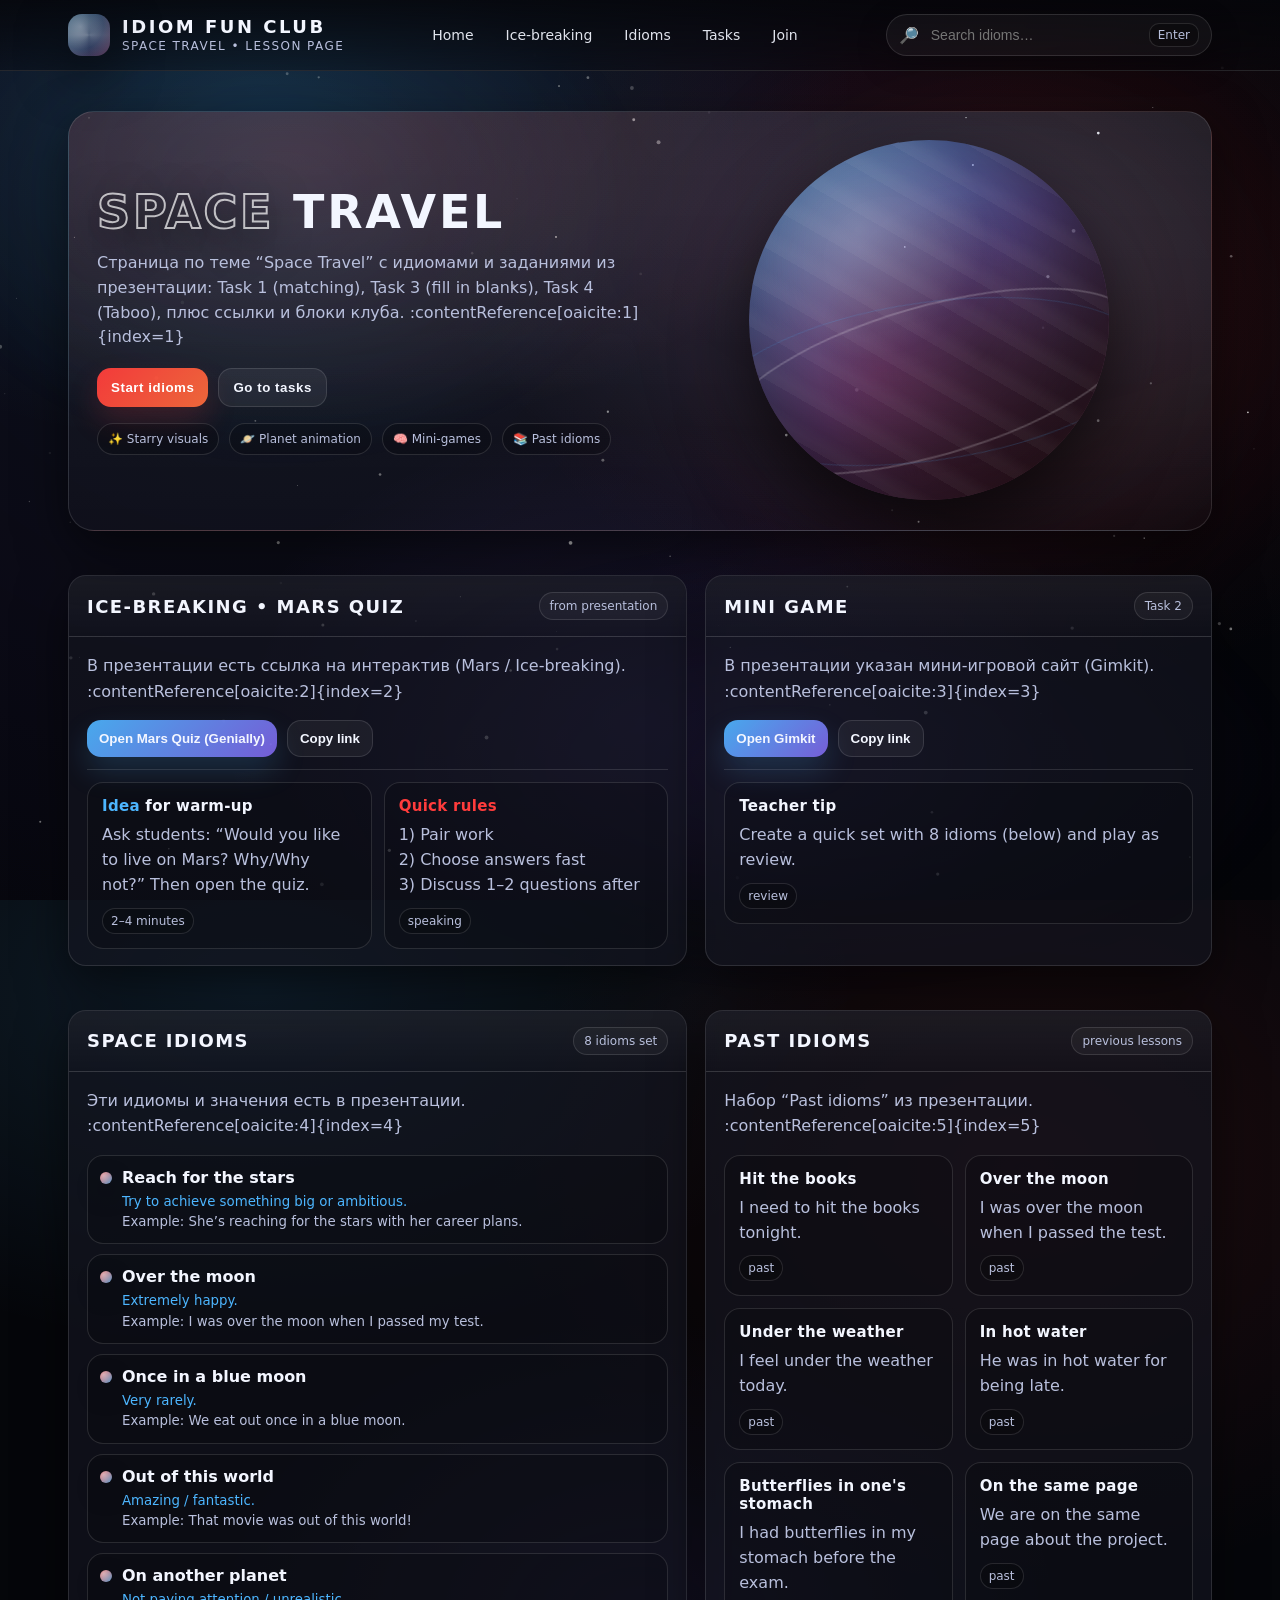
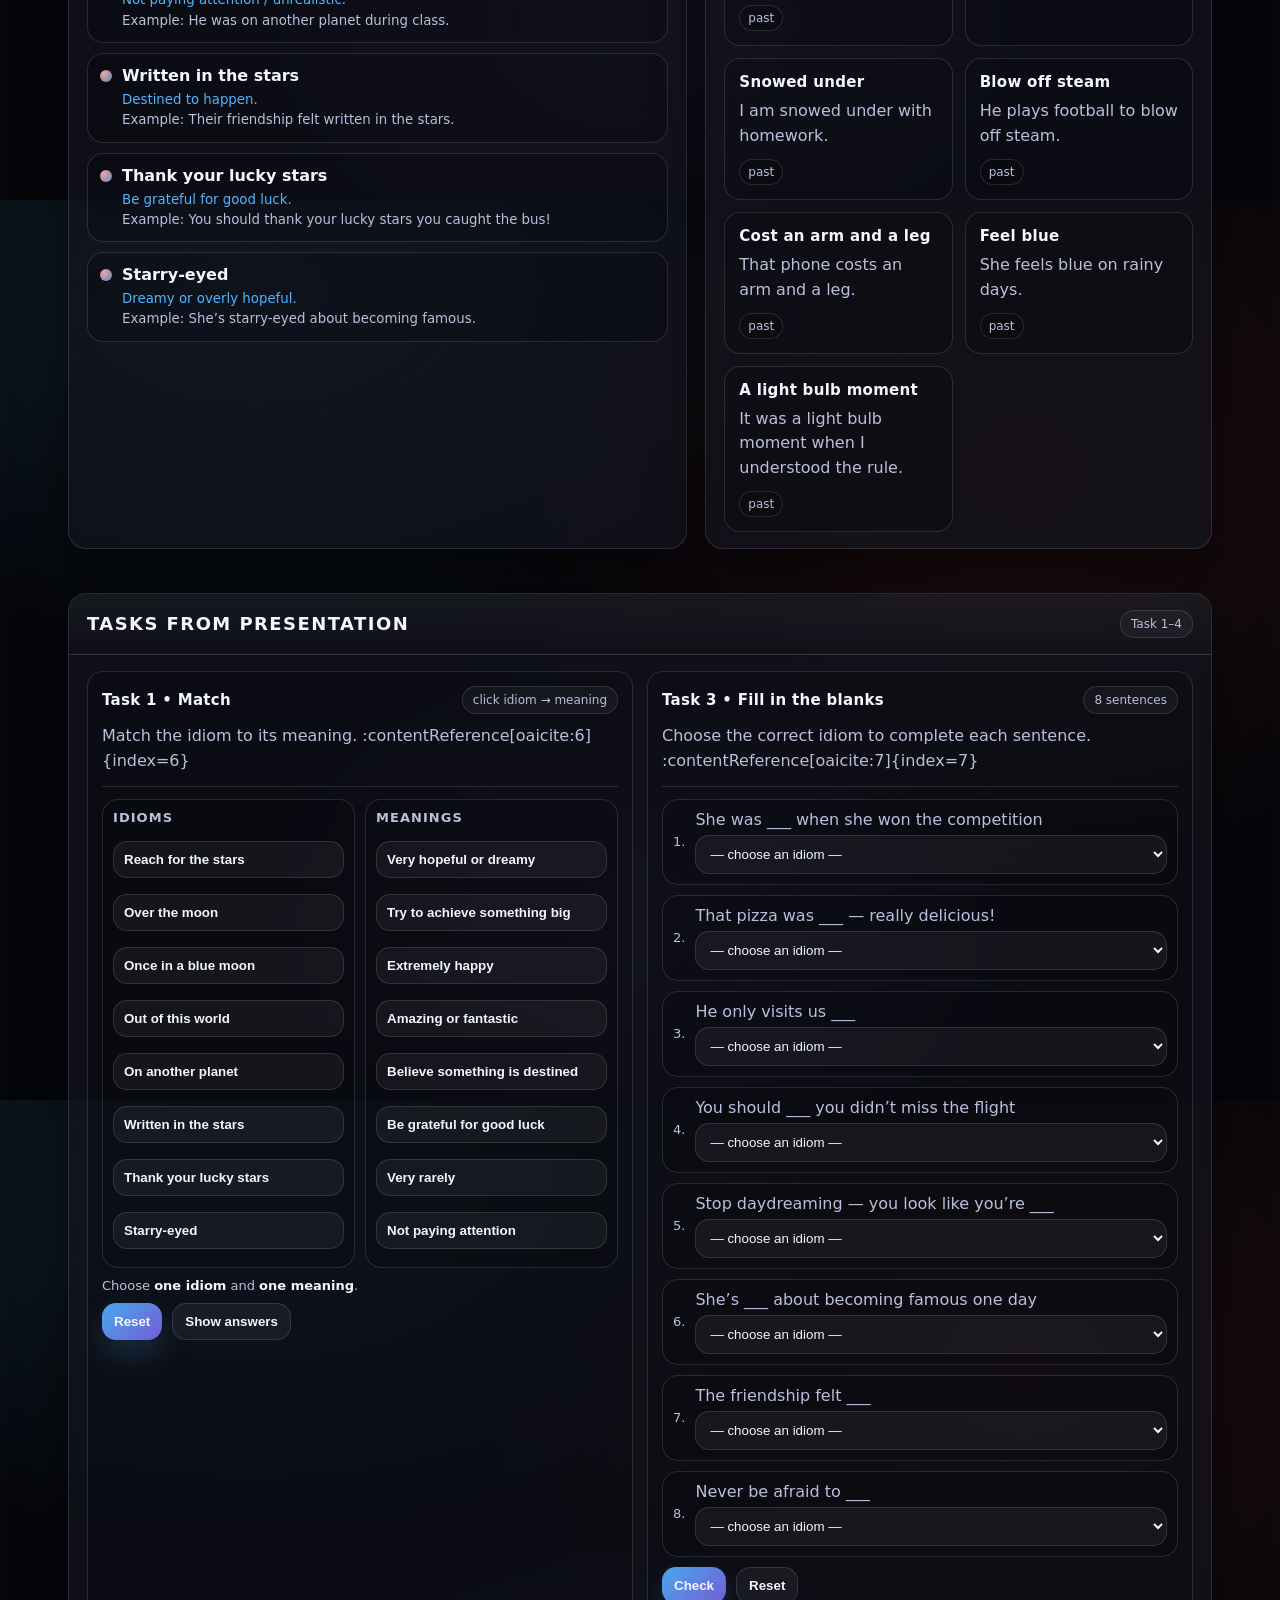
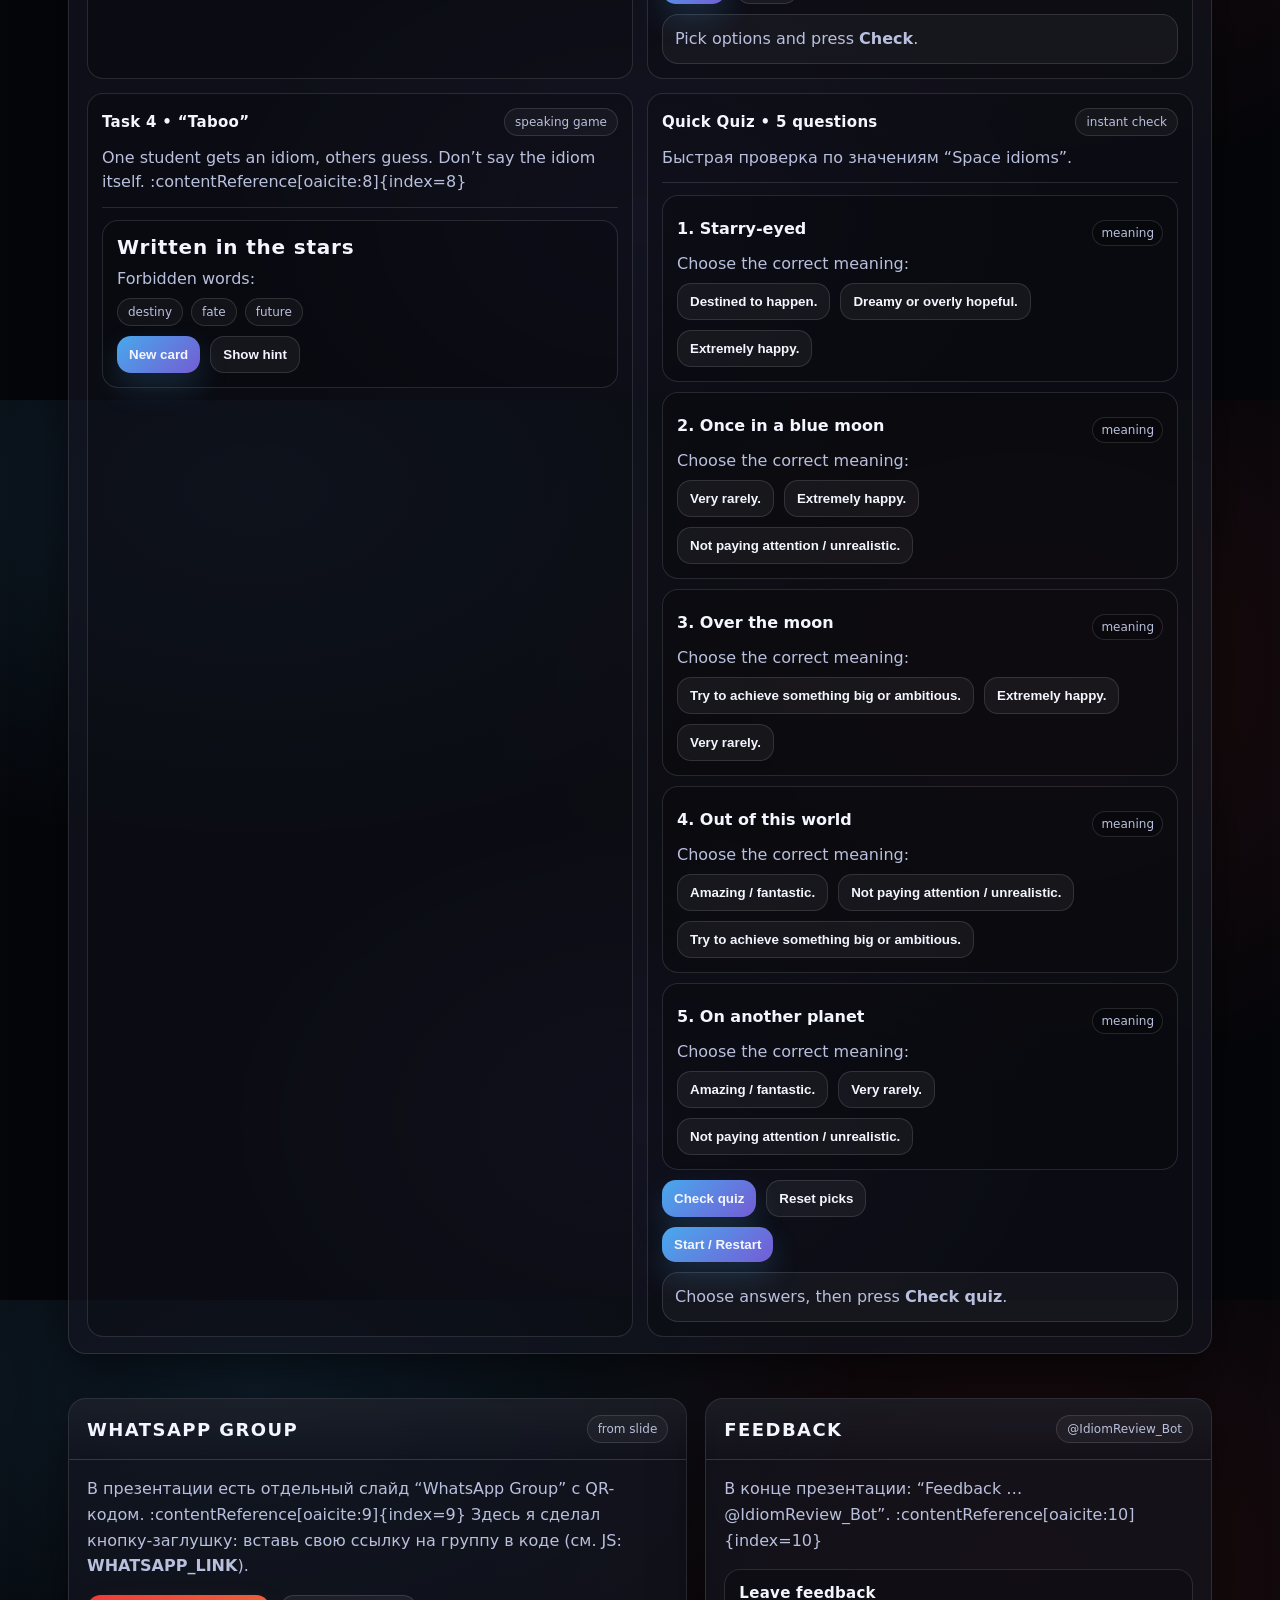
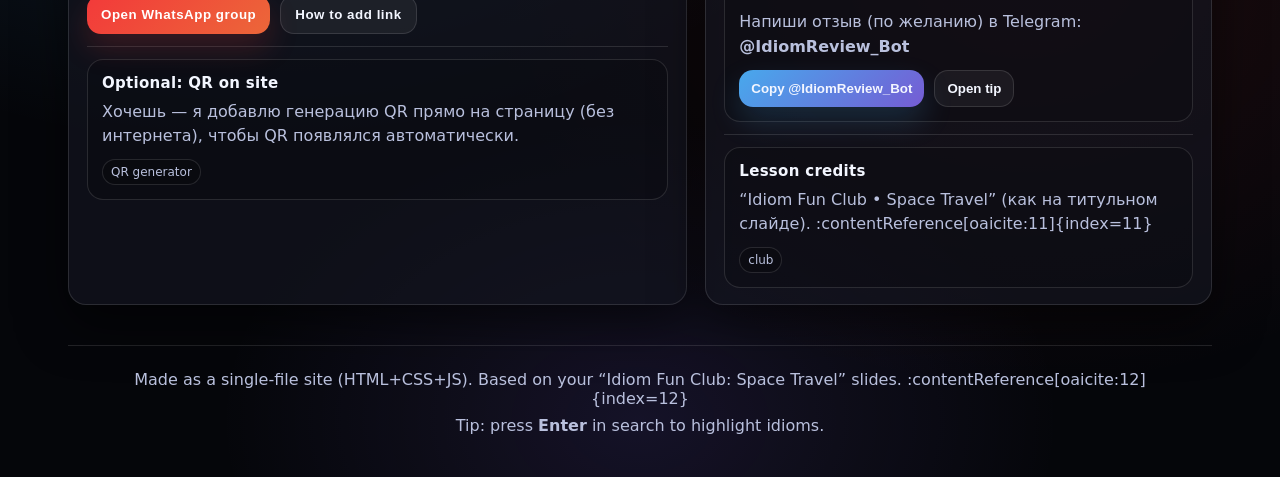
<file: lesson5.html>
<!DOCTYPE html>
<html lang="ru">
<head>
  <meta charset="UTF-8" />
  <meta name="viewport" content="width=device-width, initial-scale=1.0"/>
  <title>Idiom Fun Club • Space Travel</title>

  <style>
    :root{
      --bg:#05060a;
      --panel:rgba(20,22,32,.68);
      --panel2:rgba(10,12,18,.66);
      --text:#f3f6ff;
      --muted:#b9c0dd;
      --accent:#ff3c3c;
      --accent2:#4db6ff;
      --ok:#61ff8f;
      --warn:#ffd666;
      --line:rgba(255,255,255,.12);
      --shadow:0 18px 50px rgba(0,0,0,.55);
      --radius:18px;
    }

    *{box-sizing:border-box}
    html,body{height:100%}
    body{
      margin:0;
      color:var(--text);
      background: radial-gradient(1000px 600px at 20% 10%, rgba(77,182,255,.13), transparent 60%),
                  radial-gradient(900px 700px at 80% 30%, rgba(255,60,60,.10), transparent 60%),
                  radial-gradient(700px 500px at 50% 80%, rgba(140,110,255,.12), transparent 60%),
                  var(--bg);
      font-family: system-ui, -apple-system, Segoe UI, Roboto, Arial, sans-serif;
      overflow-x:hidden;
    }

    /* ======= STARFIELD CANVAS LAYER ======= */
    #stars{
      position:fixed; inset:0;
      width:100%; height:100%;
      z-index:-2;
      filter: saturate(1.15) contrast(1.05);
    }

    /* ======= SOFT NEBULA OVERLAY ======= */
    .nebula{
      position:fixed; inset:-20%;
      background:
        radial-gradient(closest-side at 30% 30%, rgba(77,182,255,.12), transparent 70%),
        radial-gradient(closest-side at 70% 40%, rgba(255,60,60,.10), transparent 70%),
        radial-gradient(closest-side at 60% 75%, rgba(140,110,255,.12), transparent 70%);
      z-index:-1;
      filter: blur(35px);
      opacity:.8;
      pointer-events:none;
      animation: floatNebula 16s ease-in-out infinite alternate;
    }
    @keyframes floatNebula{
      from{transform: translate3d(-2%, -1%, 0) scale(1.02)}
      to{transform: translate3d(2%, 1.5%, 0) scale(1.05)}
    }

    /* ======= HEADER ======= */
    header{
      position:sticky; top:0; z-index:50;
      backdrop-filter: blur(12px);
      background: linear-gradient(to bottom, rgba(5,6,10,.82), rgba(5,6,10,.35));
      border-bottom:1px solid var(--line);
    }
    .nav{
      max-width:1180px;
      margin:auto;
      padding:14px 18px;
      display:flex;
      align-items:center;
      justify-content:space-between;
      gap:14px;
    }
    .brand{
      display:flex; align-items:center; gap:12px;
      user-select:none;
    }
    .logoMark{
      width:42px; height:42px;
      border-radius:14px;
      background: radial-gradient(circle at 30% 30%, rgba(255,255,255,.35), rgba(255,255,255,.06) 55%, rgba(255,60,60,.18)),
                  linear-gradient(135deg, rgba(77,182,255,.35), rgba(140,110,255,.2));
      box-shadow: var(--shadow);
      position:relative;
      overflow:hidden;
    }
    .logoMark::after{
      content:"";
      position:absolute; inset:-30%;
      background: conic-gradient(from 180deg, transparent, rgba(255,255,255,.18), transparent, rgba(255,255,255,.14), transparent);
      animation: spin 6s linear infinite;
    }
    @keyframes spin{to{transform:rotate(360deg)}}

    .brandTitle{
      line-height:1.05;
    }
    .brandTitle b{
      font-size:18px;
      letter-spacing:.14em;
    }
    .brandTitle span{
      display:block;
      font-size:12px;
      color:var(--muted);
      margin-top:3px;
      letter-spacing:.12em;
      text-transform:uppercase;
    }

    .menu{
      display:flex; align-items:center; gap:6px;
      flex-wrap:wrap;
      justify-content:flex-end;
    }
    .menu a{
      color:var(--text);
      text-decoration:none;
      font-size:14px;
      padding:9px 12px;
      border-radius:999px;
      border:1px solid transparent;
      transition:.2s;
      opacity:.92;
    }
    .menu a:hover{
      border-color: var(--line);
      background: rgba(255,255,255,.05);
      opacity:1;
    }
    .pill{
      display:flex; align-items:center; gap:10px;
      border:1px solid var(--line);
      background: rgba(255,255,255,.04);
      border-radius:999px;
      padding:8px 12px;
      box-shadow: 0 10px 30px rgba(0,0,0,.25);
    }
    .pill input{
      width:210px;
      border:none;
      outline:none;
      background:transparent;
      color:var(--text);
      font-size:14px;
    }
    .pill .kbd{
      font-size:12px;
      color:var(--muted);
      border:1px solid var(--line);
      padding:4px 8px;
      border-radius:10px;
      background: rgba(0,0,0,.25);
    }

    /* ======= LAYOUT ======= */
    main{max-width:1180px; margin:auto; padding:18px}
    section{padding:22px 0}
    .grid{
      display:grid;
      grid-template-columns: 1.1fr .9fr;
      gap:18px;
    }
    @media (max-width: 980px){
      .grid{grid-template-columns:1fr}
      .pill input{width:140px}
    }

    /* ======= HERO ======= */
    .hero{
      position:relative;
      overflow:hidden;
      border:1px solid var(--line);
      border-radius: calc(var(--radius) + 8px);
      background:
        radial-gradient(900px 420px at 20% 10%, rgba(255,60,60,.16), transparent 65%),
        radial-gradient(900px 500px at 80% 30%, rgba(77,182,255,.14), transparent 62%),
        linear-gradient(180deg, rgba(255,255,255,.06), rgba(255,255,255,.02));
      box-shadow: var(--shadow);
      min-height: 420px;
    }
    .heroInner{
      padding:28px;
      display:grid;
      grid-template-columns: 1.05fr .95fr;
      gap:18px;
      align-items:center;
    }
    @media (max-width: 980px){
      .heroInner{grid-template-columns:1fr}
    }
    .hero h1{
      margin:0;
      font-size:46px;
      letter-spacing:.06em;
      text-transform:uppercase;
    }
    .hero h1 .stroke{
      color: transparent;
      -webkit-text-stroke: 2px rgba(255,255,255,.7);
      text-shadow: 0 12px 40px rgba(0,0,0,.65);
    }
    .sub{
      margin-top:12px;
      color:var(--muted);
      font-size:16px;
      line-height:1.55;
      max-width: 54ch;
    }
    .ctaRow{display:flex; gap:10px; flex-wrap:wrap; margin-top:18px}
    .btn{
      border:none;
      background: linear-gradient(135deg, rgba(255,60,60,.95), rgba(255,110,60,.92));
      color:white;
      padding:11px 14px;
      border-radius:14px;
      cursor:pointer;
      font-weight:650;
      letter-spacing:.04em;
      box-shadow: 0 14px 30px rgba(255,60,60,.18);
      transition:.18s;
    }
    .btn:hover{transform: translateY(-1px)}
    .btn.secondary{
      background: rgba(255,255,255,.06);
      border:1px solid var(--line);
      box-shadow: none;
      color:var(--text);
    }
    .badges{
      display:flex;
      gap:10px;
      flex-wrap:wrap;
      margin-top:16px;
    }
    .badge{
      border:1px solid var(--line);
      background: rgba(0,0,0,.18);
      color:var(--muted);
      font-size:12px;
      padding:8px 10px;
      border-radius:999px;
    }

    /* ======= PLANET ART (SVG + CSS) ======= */
    .planetWrap{
      position:relative;
      height:360px;
      display:flex;
      align-items:center;
      justify-content:center;
    }
    .planet{
      width:min(360px, 92%);
      aspect-ratio:1/1;
      border-radius:50%;
      background:
        radial-gradient(circle at 30% 25%, rgba(255,255,255,.25), transparent 35%),
        radial-gradient(circle at 65% 60%, rgba(0,0,0,.38), transparent 52%),
        radial-gradient(circle at 35% 65%, rgba(255,60,60,.20), transparent 60%),
        linear-gradient(135deg, rgba(77,182,255,.55), rgba(140,110,255,.35), rgba(255,60,60,.22));
      box-shadow:
        inset -40px -60px 90px rgba(0,0,0,.55),
        0 30px 70px rgba(0,0,0,.65);
      position:relative;
      overflow:hidden;
      transform: translateZ(0);
      animation: drift 6.5s ease-in-out infinite alternate;
    }
    @keyframes drift{
      from{transform: translateY(0) rotate(-2deg)}
      to{transform: translateY(-8px) rotate(2deg)}
    }
    .planet::before{
      content:"";
      position:absolute; inset:-20%;
      background:
        repeating-linear-gradient(20deg,
          rgba(255,255,255,.10) 0px,
          rgba(255,255,255,.10) 8px,
          rgba(255,255,255,0) 20px,
          rgba(255,255,255,0) 38px
        );
      opacity:.35;
      transform: rotate(10deg);
      animation: band 10s linear infinite;
    }
    @keyframes band{to{transform: rotate(370deg)}}
    .ring{
      position:absolute;
      width: 120%;
      height: 42%;
      border-radius:50%;
      border: 2px solid rgba(255,255,255,.22);
      top: 46%;
      left: -10%;
      transform: rotate(-16deg);
      filter: drop-shadow(0 10px 25px rgba(0,0,0,.55));
      opacity:.9;
    }
    .ring::after{
      content:"";
      position:absolute; inset:-6px;
      border-radius:50%;
      border: 1px solid rgba(77,182,255,.22);
      transform: rotate(8deg);
      opacity:.9;
    }

    /* ======= PANELS / CARDS ======= */
    .panel{
      border:1px solid var(--line);
      border-radius: var(--radius);
      background: var(--panel);
      box-shadow: var(--shadow);
      overflow:hidden;
    }
    .panelHeader{
      padding:16px 18px;
      border-bottom:1px solid var(--line);
      background: linear-gradient(to bottom, rgba(255,255,255,.04), transparent);
      display:flex; align-items:center; justify-content:space-between; gap:10px;
    }
    .panelHeader h2{
      margin:0;
      font-size:18px;
      letter-spacing:.08em;
      text-transform:uppercase;
    }
    .panelBody{padding:16px 18px}
    .muted{color:var(--muted)}
    .twoCols{
      display:grid; grid-template-columns:1fr 1fr; gap:12px;
    }
    @media (max-width: 820px){.twoCols{grid-template-columns:1fr}}
    .card{
      border:1px solid var(--line);
      background: rgba(0,0,0,.18);
      border-radius: 16px;
      padding:14px;
      transition:.18s;
    }
    .card:hover{transform: translateY(-2px); background: rgba(255,255,255,.05)}
    .card h3{
      margin:0 0 8px 0;
      font-size:15px;
      letter-spacing:.02em;
    }
    .tag{
      display:inline-block;
      font-size:12px;
      color:var(--muted);
      border:1px solid var(--line);
      padding:5px 8px;
      border-radius:999px;
      margin-top:10px;
      background: rgba(0,0,0,.18);
    }
    .accent{color:var(--accent)}
    .accent2{color:var(--accent2)}

    /* ======= LISTS ======= */
    .list{
      display:flex;
      flex-direction:column;
      gap:10px;
    }
    .item{
      border:1px solid var(--line);
      background: rgba(0,0,0,.16);
      border-radius:16px;
      padding:12px 12px;
      display:flex;
      gap:10px;
      align-items:flex-start;
    }
    .dot{
      width:12px; height:12px;
      border-radius:50%;
      background: radial-gradient(circle at 30% 30%, rgba(255,255,255,.55), rgba(255,255,255,.08)),
                  linear-gradient(135deg, rgba(255,60,60,.85), rgba(77,182,255,.75));
      margin-top:4px;
      flex:0 0 auto;
      box-shadow: 0 10px 25px rgba(0,0,0,.35);
    }
    .item b{display:block; margin-bottom:4px}
    .item small{color:var(--muted); line-height:1.45}

    /* ======= TASKS ======= */
    .taskGrid{
      display:grid;
      grid-template-columns: 1fr 1fr;
      gap:14px;
    }
    @media (max-width: 980px){.taskGrid{grid-template-columns:1fr}}
    .taskTitle{
      display:flex; align-items:center; justify-content:space-between; gap:10px;
      margin-bottom:10px;
    }
    .chip{
      font-size:12px;
      padding:6px 10px;
      border-radius:999px;
      border:1px solid var(--line);
      background: rgba(255,255,255,.04);
      color:var(--muted);
      white-space:nowrap;
    }
    .sep{height:1px; background: var(--line); margin:12px 0}
    .row{
      display:flex; gap:10px; flex-wrap:wrap;
    }
    .miniBtn{
      padding:10px 12px;
      border-radius:14px;
      border:1px solid var(--line);
      background: rgba(255,255,255,.05);
      color:var(--text);
      cursor:pointer;
      transition:.18s;
      font-weight:600;
    }
    .miniBtn:hover{transform: translateY(-1px)}
    .miniBtn.primary{
      border:none;
      background: linear-gradient(135deg, rgba(77,182,255,.92), rgba(140,110,255,.82));
      box-shadow: 0 14px 30px rgba(77,182,255,.18);
    }

    /* Match UI */
    .matchWrap{
      display:grid;
      grid-template-columns: 1fr 1fr;
      gap:10px;
      align-items:start;
    }
    @media (max-width:720px){.matchWrap{grid-template-columns:1fr}}
    .matchCol{
      border:1px solid var(--line);
      background: rgba(0,0,0,.12);
      border-radius:16px;
      padding:10px;
    }
    .matchCol h4{
      margin:0 0 8px 0;
      font-size:13px;
      color:var(--muted);
      letter-spacing:.08em;
      text-transform:uppercase;
    }
    .chipBtn{
      width:100%;
      text-align:left;
      padding:10px 10px;
      margin:8px 0;
      border-radius:14px;
      border:1px solid var(--line);
      background: rgba(255,255,255,.05);
      color:var(--text);
      cursor:pointer;
      transition:.15s;
      font-weight:650;
    }
    .chipBtn:hover{background: rgba(255,255,255,.08)}
    .chipBtn.selected{
      outline: 2px solid rgba(77,182,255,.75);
      background: rgba(77,182,255,.12);
    }
    .chipBtn.matched{
      opacity:.6;
      border-style:dashed;
    }
    .status{
      font-size:13px;
      color:var(--muted);
      margin-top:10px;
    }
    .status strong{color:var(--text)}
    .ok{color:var(--ok)}
    .bad{color:var(--accent)}
    .warn{color:var(--warn)}

    /* Fill in blanks */
    .blanks{
      display:grid;
      gap:10px;
      margin-top:10px;
    }
    .blankRow{
      display:grid;
      grid-template-columns: auto 1fr;
      gap:10px;
      align-items:center;
      border:1px solid var(--line);
      background: rgba(0,0,0,.12);
      padding:10px;
      border-radius:16px;
    }
    .blankRow label{color:var(--muted); font-size:13px}
    select{
      width:100%;
      padding:10px 10px;
      border-radius:14px;
      border:1px solid var(--line);
      background: rgba(255,255,255,.05);
      color:var(--text);
      outline:none;
    }
    option{color:#000}
    .resultBox{
      margin-top:10px;
      border:1px solid var(--line);
      background: rgba(255,255,255,.04);
      border-radius:16px;
      padding:12px;
      color:var(--muted);
      line-height:1.5;
    }

    /* Taboo */
    .tabooBox{
      border:1px solid var(--line);
      background: rgba(0,0,0,.14);
      border-radius:16px;
      padding:14px;
      display:grid;
      gap:10px;
    }
    .bigWord{
      font-size:20px;
      font-weight:800;
      letter-spacing:.04em;
    }
    .forbidden{
      display:flex; gap:8px; flex-wrap:wrap;
    }
    .forbidden span{
      font-size:12px;
      border:1px solid var(--line);
      padding:6px 10px;
      border-radius:999px;
      color:var(--muted);
      background: rgba(255,255,255,.04);
    }

    /* Footer */
    footer{
      margin-top:18px;
      padding:24px 18px;
      border-top:1px solid var(--line);
      color:var(--muted);
      text-align:center;
    }
    .links a{
      color:var(--text);
      text-decoration:none;
      border-bottom:1px dashed rgba(255,255,255,.35);
    }
    .links a:hover{color:var(--accent2)}
  </style>
</head>

<body>
  <canvas id="stars"></canvas>
  <div class="nebula"></div>

  <header>
    <div class="nav">
      <div class="brand">
        <div class="logoMark" aria-hidden="true"></div>
        <div class="brandTitle">
          <b>IDIOM FUN CLUB</b>
          <span>SPACE TRAVEL • lesson page</span>
        </div>
      </div>

      <div class="menu">
        <a href="#home">Home</a>
        <a href="#ice">Ice-breaking</a>
        <a href="#idioms">Idioms</a>
        <a href="#tasks">Tasks</a>
        <a href="#join">Join</a>
      </div>

      <div class="pill" title="Поиск по идиомам (Enter)">
        🔎
        <input id="search" placeholder="Search idioms…" autocomplete="off" />
        <span class="kbd">Enter</span>
      </div>
    </div>
  </header>

  <main>
    <!-- HERO -->
    <section id="home">
      <div class="hero">
        <div class="heroInner">
          <div>
            <h1><span class="stroke">SPACE</span> TRAVEL</h1>
            <div class="sub">
              Страница по теме “Space Travel” с идиомами и заданиями из презентации:
              Task 1 (matching), Task 3 (fill in blanks), Task 4 (Taboo), плюс ссылки и блоки клуба. :contentReference[oaicite:1]{index=1}
            </div>

            <div class="ctaRow">
              <button class="btn" onclick="goTo('#idioms')">Start idioms</button>
              <button class="btn secondary" onclick="goTo('#tasks')">Go to tasks</button>
            </div>

            <div class="badges">
              <div class="badge">✨ Starry visuals</div>
              <div class="badge">🪐 Planet animation</div>
              <div class="badge">🧠 Mini-games</div>
              <div class="badge">📚 Past idioms</div>
            </div>
          </div>

          <div class="planetWrap" aria-hidden="true">
            <div class="planet">
              <div class="ring"></div>
            </div>
          </div>
        </div>
      </div>
    </section>

    <!-- ICE BREAKING -->
    <section id="ice" class="grid">
      <div class="panel">
        <div class="panelHeader">
          <h2>Ice-breaking • Mars Quiz</h2>
          <span class="chip">from presentation</span>
        </div>
        <div class="panelBody">
          <p class="muted" style="margin-top:0; line-height:1.6">
            В презентации есть ссылка на интерактив (Mars / Ice-breaking). :contentReference[oaicite:2]{index=2}
          </p>

          <div class="row">
            <button class="miniBtn primary" onclick="openLink('https://view.genially.com/6990911199e36a0e9eac7157/mobile-mars-quiz-mobile')">
              Open Mars Quiz (Genially)
            </button>
            <button class="miniBtn" onclick="copyText('https://view.genially.com/6990911199e36a0e9eac7157/mobile-mars-quiz-mobile')">
              Copy link
            </button>
          </div>

          <div class="sep"></div>

          <div class="twoCols">
            <div class="card">
              <h3><span class="accent2">Idea</span> for warm-up</h3>
              <div class="muted" style="line-height:1.55">
                Ask students: “Would you like to live on Mars? Why/Why not?”
                Then open the quiz.
              </div>
              <div class="tag">2–4 minutes</div>
            </div>

            <div class="card">
              <h3><span class="accent">Quick rules</span></h3>
              <div class="muted" style="line-height:1.55">
                1) Pair work<br/>
                2) Choose answers fast<br/>
                3) Discuss 1–2 questions after
              </div>
              <div class="tag">speaking</div>
            </div>
          </div>
        </div>
      </div>

      <div class="panel">
        <div class="panelHeader">
          <h2>Mini game</h2>
          <span class="chip">Task 2</span>
        </div>
        <div class="panelBody">
          <p class="muted" style="margin-top:0; line-height:1.6">
            В презентации указан мини-игровой сайт (Gimkit). :contentReference[oaicite:3]{index=3}
          </p>

          <div class="row">
            <button class="miniBtn primary" onclick="openLink('https://www.gimkit.com/me')">Open Gimkit</button>
            <button class="miniBtn" onclick="copyText('https://www.gimkit.com/me')">Copy link</button>
          </div>

          <div class="sep"></div>

          <div class="card">
            <h3>Teacher tip</h3>
            <div class="muted" style="line-height:1.55">
              Create a quick set with 8 idioms (below) and play as review.
            </div>
            <div class="tag">review</div>
          </div>
        </div>
      </div>
    </section>

    <!-- IDIOMS -->
    <section id="idioms" class="grid">
      <div class="panel">
        <div class="panelHeader">
          <h2>Space idioms</h2>
          <span class="chip">8 idioms set</span>
        </div>
        <div class="panelBody">
          <p class="muted" style="margin-top:0; line-height:1.6">
            Эти идиомы и значения есть в презентации. :contentReference[oaicite:4]{index=4}
          </p>

          <div id="idiomList" class="list">
            <!-- filled by JS -->
          </div>
        </div>
      </div>

      <div class="panel">
        <div class="panelHeader">
          <h2>Past idioms</h2>
          <span class="chip">previous lessons</span>
        </div>
        <div class="panelBody">
          <p class="muted" style="margin-top:0; line-height:1.6">
            Набор “Past idioms” из презентации. :contentReference[oaicite:5]{index=5}
          </p>

          <div class="twoCols" id="pastList">
            <!-- filled by JS -->
          </div>
        </div>
      </div>
    </section>

    <!-- TASKS -->
    <section id="tasks">
      <div class="panel">
        <div class="panelHeader">
          <h2>Tasks from presentation</h2>
          <span class="chip">Task 1–4</span>
        </div>
        <div class="panelBody">
          <div class="taskGrid">

            <!-- TASK 1 MATCH -->
            <div class="card">
              <div class="taskTitle">
                <h3 style="margin:0">Task 1 • Match</h3>
                <span class="chip">click idiom → meaning</span>
              </div>

              <div class="muted" style="line-height:1.55">
                Match the idiom to its meaning. :contentReference[oaicite:6]{index=6}
              </div>

              <div class="sep"></div>

              <div class="matchWrap">
                <div class="matchCol">
                  <h4>Idioms</h4>
                  <div id="matchIdioms"></div>
                </div>

                <div class="matchCol">
                  <h4>Meanings</h4>
                  <div id="matchMeanings"></div>
                </div>
              </div>

              <div class="status" id="matchStatus">Choose <strong>one idiom</strong> and <strong>one meaning</strong>.</div>

              <div class="row" style="margin-top:10px">
                <button class="miniBtn primary" onclick="resetMatch()">Reset</button>
                <button class="miniBtn" onclick="showMatchAnswers()">Show answers</button>
              </div>

              <div class="resultBox" id="matchAnswers" style="display:none"></div>
            </div>

            <!-- TASK 3 FILL IN BLANKS -->
            <div class="card">
              <div class="taskTitle">
                <h3 style="margin:0">Task 3 • Fill in the blanks</h3>
                <span class="chip">8 sentences</span>
              </div>

              <div class="muted" style="line-height:1.55">
                Choose the correct idiom to complete each sentence. :contentReference[oaicite:7]{index=7}
              </div>

              <div class="sep"></div>

              <div class="blanks" id="blanks"></div>

              <div class="row" style="margin-top:10px">
                <button class="miniBtn primary" onclick="checkBlanks()">Check</button>
                <button class="miniBtn" onclick="resetBlanks()">Reset</button>
              </div>

              <div class="resultBox" id="blankResult">Pick options and press <b>Check</b>.</div>
            </div>

            <!-- TASK 4 TABOO -->
            <div class="card">
              <div class="taskTitle">
                <h3 style="margin:0">Task 4 • “Taboo”</h3>
                <span class="chip">speaking game</span>
              </div>

              <div class="muted" style="line-height:1.55">
                One student gets an idiom, others guess. Don’t say the idiom itself. :contentReference[oaicite:8]{index=8}
              </div>

              <div class="sep"></div>

              <div class="tabooBox">
                <div class="bigWord" id="tabooWord">Over the moon</div>
                <div class="muted">Forbidden words:</div>
                <div class="forbidden" id="tabooForbidden"></div>

                <div class="row">
                  <button class="miniBtn primary" onclick="newTaboo()">New card</button>
                  <button class="miniBtn" onclick="toggleTabooAnswer()">Show hint</button>
                </div>

                <div class="resultBox" id="tabooHint" style="display:none"></div>
              </div>
            </div>

            <!-- QUICK QUIZ -->
            <div class="card">
              <div class="taskTitle">
                <h3 style="margin:0">Quick Quiz • 5 questions</h3>
                <span class="chip">instant check</span>
              </div>

              <div class="muted" style="line-height:1.55">
                Быстрая проверка по значениям “Space idioms”.
              </div>

              <div class="sep"></div>

              <div id="quizBox"></div>

              <div class="row" style="margin-top:10px">
                <button class="miniBtn primary" onclick="startQuiz()">Start / Restart</button>
              </div>

              <div class="resultBox" id="quizResult">Press <b>Start</b>.</div>
            </div>

          </div>
        </div>
      </div>
    </section>

    <!-- JOIN -->
    <section id="join" class="grid">
      <div class="panel">
        <div class="panelHeader">
          <h2>WhatsApp group</h2>
          <span class="chip">from slide</span>
        </div>
        <div class="panelBody">
          <p class="muted" style="margin-top:0; line-height:1.6">
            В презентации есть отдельный слайд “WhatsApp Group” с QR-кодом. :contentReference[oaicite:9]{index=9}
            Здесь я сделал кнопку-заглушку: вставь свою ссылку на группу в коде (см. JS: <b>WHATSAPP_LINK</b>).
          </p>

          <div class="row">
            <button class="btn" onclick="openWhatsApp()">Open WhatsApp group</button>
            <button class="btn secondary" onclick="alert('Вставь ссылку в переменную WHATSAPP_LINK внизу (JS).')">How to add link</button>
          </div>

          <div class="sep"></div>

          <div class="card">
            <h3>Optional: QR on site</h3>
            <div class="muted" style="line-height:1.55">
              Хочешь — я добавлю генерацию QR прямо на страницу (без интернета), чтобы QR появлялся автоматически.
            </div>
            <div class="tag">QR generator</div>
          </div>
        </div>
      </div>

      <div class="panel">
        <div class="panelHeader">
          <h2>Feedback</h2>
          <span class="chip">@IdiomReview_Bot</span>
        </div>
        <div class="panelBody">
          <p class="muted" style="margin-top:0; line-height:1.6">
            В конце презентации: “Feedback … @IdiomReview_Bot”. :contentReference[oaicite:10]{index=10}
          </p>

          <div class="card">
            <h3>Leave feedback</h3>
            <div class="muted" style="line-height:1.55">
              Напиши отзыв (по желанию) в Telegram: <b>@IdiomReview_Bot</b>
            </div>
            <div class="row" style="margin-top:10px">
              <button class="miniBtn primary" onclick="copyText('@IdiomReview_Bot')">Copy @IdiomReview_Bot</button>
              <button class="miniBtn" onclick="alert('Открой Telegram и вставь @IdiomReview_Bot в поиск 👍')">Open tip</button>
            </div>
          </div>

          <div class="sep"></div>

          <div class="card">
            <h3>Lesson credits</h3>
            <div class="muted" style="line-height:1.55">
              “Idiom Fun Club • Space Travel” (как на титульном слайде). :contentReference[oaicite:11]{index=11}
            </div>
            <div class="tag">club</div>
          </div>
        </div>
      </div>
    </section>

    <footer>
      <div class="links">
        Made as a single-file site (HTML+CSS+JS). Based on your “Idiom Fun Club: Space Travel” slides. :contentReference[oaicite:12]{index=12}
      </div>
      <div style="margin-top:8px">Tip: press <b>Enter</b> in search to highlight idioms.</div>
    </footer>
  </main>

  <script>
    /* =========================
       DATA (from presentation)
       ========================= */
    const SPACE_IDIOMS = [
      { idiom: "Reach for the stars", meaning: "Try to achieve something big or ambitious.", example: "She’s reaching for the stars with her career plans." },
      { idiom: "Over the moon", meaning: "Extremely happy.", example: "I was over the moon when I passed my test." },
      { idiom: "Once in a blue moon", meaning: "Very rarely.", example: "We eat out once in a blue moon." },
      { idiom: "Out of this world", meaning: "Amazing / fantastic.", example: "That movie was out of this world!" },
      { idiom: "On another planet", meaning: "Not paying attention / unrealistic.", example: "He was on another planet during class." },
      { idiom: "Written in the stars", meaning: "Destined to happen.", example: "Their friendship felt written in the stars." },
      { idiom: "Thank your lucky stars", meaning: "Be grateful for good luck.", example: "You should thank your lucky stars you caught the bus!" },
      { idiom: "Starry-eyed", meaning: "Dreamy or overly hopeful.", example: "She’s starry-eyed about becoming famous." }
    ];

    const PAST_IDIOMS = [
      { idiom: "Hit the books", ex: "I need to hit the books tonight." },
      { idiom: "Over the moon", ex: "I was over the moon when I passed the test." },
      { idiom: "Under the weather", ex: "I feel under the weather today." },
      { idiom: "In hot water", ex: "He was in hot water for being late." },
      { idiom: "Butterflies in one's stomach", ex: "I had butterflies in my stomach before the exam." },
      { idiom: "On the same page", ex: "We are on the same page about the project." },
      { idiom: "Snowed under", ex: "I am snowed under with homework." },
      { idiom: "Blow off steam", ex: "He plays football to blow off steam." },
      { idiom: "Cost an arm and a leg", ex: "That phone costs an arm and a leg." },
      { idiom: "Feel blue", ex: "She feels blue on rainy days." },
      { idiom: "A light bulb moment", ex: "It was a light bulb moment when I understood the rule." }
    ];

    /* Task 1 mapping (same as slide) */
    const TASK1 = {
      idioms: [
        "Reach for the stars",
        "Over the moon",
        "Once in a blue moon",
        "Out of this world",
        "On another planet",
        "Written in the stars",
        "Thank your lucky stars",
        "Starry-eyed"
      ],
      meanings: [
        "Very hopeful or dreamy",
        "Amazing or fantastic",
        "Believe something is destined",
        "Be grateful for good luck",
        "Try to achieve something big",
        "Extremely happy",
        "Very rarely",
        "Not paying attention"
      ],
      answers: {
        "Reach for the stars": "Try to achieve something big",
        "Over the moon": "Extremely happy",
        "Once in a blue moon": "Very rarely",
        "Out of this world": "Amazing or fantastic",
        "On another planet": "Not paying attention",
        "Written in the stars": "Believe something is destined",
        "Thank your lucky stars": "Be grateful for good luck",
        "Starry-eyed": "Very hopeful or dreamy"
      }
    };

    /* Task 3 (fill) correct answers */
    const TASK3_SENTENCES = [
      { t:"She was ___ when she won the competition", a:"Over the moon" },
      { t:"That pizza was ___ — really delicious!", a:"Out of this world" },
      { t:"He only visits us ___", a:"Once in a blue moon" },
      { t:"You should ___ you didn’t miss the flight", a:"Thank your lucky stars" },
      { t:"Stop daydreaming — you look like you’re ___", a:"On another planet" },
      { t:"She’s ___ about becoming famous one day", a:"Starry-eyed" },
      { t:"The friendship felt ___", a:"Written in the stars" },
      { t:"Never be afraid to ___", a:"Reach for the stars" }
    ];

    /* WhatsApp link placeholder (add your link here) */
    const WHATSAPP_LINK = ""; // <-- paste your WhatsApp invite link here

    /* =========================
       Build UI
       ========================= */
    const idiomList = document.getElementById("idiomList");
    const pastList = document.getElementById("pastList");

    function renderIdioms(items){
      idiomList.innerHTML = "";
      items.forEach(obj=>{
        const div = document.createElement("div");
        div.className = "item";
        div.innerHTML = `
          <div class="dot"></div>
          <div>
            <b data-idiom="${escapeHtml(obj.idiom)}">${escapeHtml(obj.idiom)}</b>
            <small><span class="accent2">${escapeHtml(obj.meaning)}</span><br/>Example: ${escapeHtml(obj.example)}</small>
          </div>
        `;
        idiomList.appendChild(div);
      });
    }

    function renderPast(){
      pastList.innerHTML = "";
      PAST_IDIOMS.forEach(p=>{
        const c = document.createElement("div");
        c.className = "card";
        c.innerHTML = `
          <h3>${escapeHtml(p.idiom)}</h3>
          <div class="muted" style="line-height:1.55">${escapeHtml(p.ex)}</div>
          <div class="tag">past</div>
        `;
        pastList.appendChild(c);
      });
    }

    renderIdioms(SPACE_IDIOMS);
    renderPast();

    /* =========================
       Search highlight
       ========================= */
    const search = document.getElementById("search");
    search.addEventListener("keydown", (e)=>{
      if(e.key === "Enter"){
        const q = (search.value || "").trim().toLowerCase();
        highlight(q);
      }
    });

    function highlight(q){
      const nodes = document.querySelectorAll("[data-idiom]");
      nodes.forEach(n=>{
        n.style.background = "transparent";
        n.style.borderRadius = "10px";
        n.style.padding = "2px 6px";
      });
      if(!q) return;

      nodes.forEach(n=>{
        const txt = n.getAttribute("data-idiom").toLowerCase();
        if(txt.includes(q)){
          n.style.background = "rgba(77,182,255,.15)";
          n.style.outline = "1px solid rgba(77,182,255,.35)";
        }
      });
    }

    /* =========================
       Task 1 Match (click-click)
       ========================= */
    const matchIdioms = document.getElementById("matchIdioms");
    const matchMeanings = document.getElementById("matchMeanings");
    const matchStatus = document.getElementById("matchStatus");
    const matchAnswersBox = document.getElementById("matchAnswers");

    let selectedIdiom = null;
    let selectedMeaning = null;
    let matched = new Set();
    let score = 0;

    function buildMatch(){
      matchIdioms.innerHTML = "";
      matchMeanings.innerHTML = "";
      score = 0;
      matched.clear();
      selectedIdiom = null;
      selectedMeaning = null;
      matchStatus.innerHTML = `Choose <strong>one idiom</strong> and <strong>one meaning</strong>.`;

      TASK1.idioms.forEach(i=>{
        const btn = document.createElement("button");
        btn.className = "chipBtn";
        btn.textContent = i;
        btn.onclick = ()=> pickIdiom(btn, i);
        matchIdioms.appendChild(btn);
      });

      // shuffle meanings
      const shuffled = [...TASK1.meanings].sort(()=>Math.random()-0.5);
      shuffled.forEach(m=>{
        const btn = document.createElement("button");
        btn.className = "chipBtn";
        btn.textContent = m;
        btn.onclick = ()=> pickMeaning(btn, m);
        matchMeanings.appendChild(btn);
      });
    }

    function pickIdiom(btn, idiom){
      if(matched.has(idiom)) return;
      clearSelected(matchIdioms);
      btn.classList.add("selected");
      selectedIdiom = idiom;
      tryMatch();
    }

    function pickMeaning(btn, meaning){
      if(isMeaningAlreadyMatched(meaning)) return;
      clearSelected(matchMeanings);
      btn.classList.add("selected");
      selectedMeaning = meaning;
      tryMatch();
    }

    function clearSelected(container){
      [...container.querySelectorAll(".chipBtn")].forEach(b=> b.classList.remove("selected"));
    }

    function isMeaningAlreadyMatched(meaning){
      // if any idiom matched to this meaning
      return Object.entries(TASK1.answers).some(([id, m])=> matched.has(id) && m === meaning);
    }

    function tryMatch(){
      if(!selectedIdiom || !selectedMeaning) return;

      const correct = TASK1.answers[selectedIdiom] === selectedMeaning;

      if(correct){
        matched.add(selectedIdiom);
        score++;
        markMatched(selectedIdiom, selectedMeaning);
        matchStatus.innerHTML = `<span class="ok">✅ Correct!</span> Matched: <strong>${score}/8</strong>`;
      }else{
        matchStatus.innerHTML = `<span class="bad">❌ Not correct.</span> Try again.`;
      }

      selectedIdiom = null;
      selectedMeaning = null;
      clearSelected(matchIdioms);
      clearSelected(matchMeanings);

      if(score === 8){
        matchStatus.innerHTML = `<span class="ok">🏆 Perfect!</span> You matched all <strong>8/8</strong>.`;
      }
    }

    function markMatched(idiom, meaning){
      // mark idiom button
      [...matchIdioms.querySelectorAll(".chipBtn")].forEach(b=>{
        if(b.textContent === idiom){
          b.classList.add("matched");
          b.disabled = true;
        }
      });
      // mark meaning button
      [...matchMeanings.querySelectorAll(".chipBtn")].forEach(b=>{
        if(b.textContent === meaning){
          b.classList.add("matched");
          b.disabled = true;
        }
      });
    }

    function resetMatch(){
      matchAnswersBox.style.display = "none";
      buildMatch();
    }

    function showMatchAnswers(){
      matchAnswersBox.style.display = "block";
      const lines = Object.entries(TASK1.answers).map(([i,m])=>`• <b>${escapeHtml(i)}</b> → ${escapeHtml(m)}`);
      matchAnswersBox.innerHTML = `<div class="muted">Answers:</div><div style="margin-top:8px; line-height:1.65">${lines.join("<br/>")}</div>`;
    }

    buildMatch();

    /* =========================
       Task 3 Blanks
       ========================= */
    const blanks = document.getElementById("blanks");
    const blankResult = document.getElementById("blankResult");
    const idiomOptions = SPACE_IDIOMS.map(x=>x.idiom);

    function buildBlanks(){
      blanks.innerHTML = "";
      TASK3_SENTENCES.forEach((s, idx)=>{
        const row = document.createElement("div");
        row.className = "blankRow";

        const label = document.createElement("label");
        label.textContent = (idx+1) + ".";

        const select = document.createElement("select");
        select.dataset.idx = String(idx);

        const opt0 = document.createElement("option");
        opt0.value = "";
        opt0.textContent = "— choose an idiom —";
        select.appendChild(opt0);

        // shuffle options for fun
        const shuffled = [...idiomOptions].sort(()=>Math.random()-0.5);
        shuffled.forEach(o=>{
          const opt = document.createElement("option");
          opt.value = o;
          opt.textContent = o;
          select.appendChild(opt);
        });

        const wrap = document.createElement("div");
        wrap.innerHTML = `<div class="muted" style="margin-bottom:6px">${escapeHtml(s.t)}</div>`;
        wrap.appendChild(select);

        row.appendChild(label);
        row.appendChild(wrap);
        blanks.appendChild(row);
      });
      blankResult.innerHTML = "Pick options and press <b>Check</b>.";
    }

    function checkBlanks(){
      let correct = 0;
      const selects = blanks.querySelectorAll("select");
      selects.forEach(sel=>{
        const idx = Number(sel.dataset.idx);
        const right = TASK3_SENTENCES[idx].a;
        if(sel.value === right) correct++;
      });

      const total = TASK3_SENTENCES.length;
      let msg = `Score: <b>${correct}/${total}</b>. `;
      if(correct === total) msg += `<span class="ok">Perfect ✅</span>`;
      else if(correct >= 6) msg += `<span class="warn">Almost there ⭐</span>`;
      else msg += `<span class="bad">Try again 💪</span>`;

      blankResult.innerHTML = msg + `<div class="muted" style="margin-top:8px; line-height:1.6">
        Tip: use meanings from the “Space idioms” list above.
      </div>`;
    }

    function resetBlanks(){ buildBlanks(); }

    buildBlanks();

    /* =========================
       Task 4 Taboo
       ========================= */
    const tabooWord = document.getElementById("tabooWord");
    const tabooForbidden = document.getElementById("tabooForbidden");
    const tabooHint = document.getElementById("tabooHint");

    const TABOO = [
      { word:"Over the moon", forbidden:["happy","moon","excited"], hint:"It means you feel extremely joyful after something good happens." },
      { word:"Once in a blue moon", forbidden:["rare","moon","often"], hint:"It means something happens very, very rarely." },
      { word:"Out of this world", forbidden:["space","great","amazing"], hint:"It means something is fantastic (very impressive)." },
      { word:"On another planet", forbidden:["dream","attention","listen"], hint:"It means someone is not paying attention / daydreaming." },
      { word:"Reach for the stars", forbidden:["goal","try","stars"], hint:"It means try to achieve something big or ambitious." },
      { word:"Written in the stars", forbidden:["destiny","fate","future"], hint:"It means it’s destined to happen." },
      { word:"Thank your lucky stars", forbidden:["lucky","thanks","stars"], hint:"It means be grateful for good luck." },
      { word:"Starry-eyed", forbidden:["dreamy","hopeful","eyes"], hint:"It means overly hopeful / dreamy about something." }
    ];

    function newTaboo(){
      const c = TABOO[Math.floor(Math.random()*TABOO.length)];
      tabooWord.textContent = c.word;
      tabooForbidden.innerHTML = "";
      c.forbidden.forEach(w=>{
        const s = document.createElement("span");
        s.textContent = w;
        tabooForbidden.appendChild(s);
      });
      tabooHint.style.display = "none";
      tabooHint.textContent = c.hint;
    }

    function toggleTabooAnswer(){
      if(tabooHint.style.display === "none"){
        const card = TABOO.find(x=>x.word === tabooWord.textContent);
        tabooHint.textContent = card ? card.hint : "Hint not found.";
        tabooHint.style.display = "block";
      }else{
        tabooHint.style.display = "none";
      }
    }

    newTaboo();

    /* =========================
       Quick Quiz
       ========================= */
    const quizBox = document.getElementById("quizBox");
    const quizResult = document.getElementById("quizResult");
    let quizState = null;

    function startQuiz(){
      const pool = [...SPACE_IDIOMS].sort(()=>Math.random()-0.5).slice(0,5);

      quizState = pool.map(q=>{
        const correct = q.meaning;
        const wrong = [...SPACE_IDIOMS]
          .filter(x=>x.meaning !== correct)
          .sort(()=>Math.random()-0.5)
          .slice(0,2)
          .map(x=>x.meaning);

        const options = [correct, ...wrong].sort(()=>Math.random()-0.5);

        return { idiom:q.idiom, correct, options, picked:null };
      });

      renderQuiz();
      quizResult.innerHTML = "Choose answers, then press <b>Check quiz</b>.";
    }

    function renderQuiz(){
      quizBox.innerHTML = "";
      quizState.forEach((q, idx)=>{
        const wrap = document.createElement("div");
        wrap.className = "card";
        wrap.style.marginBottom = "10px";
        wrap.innerHTML = `
          <div style="display:flex; justify-content:space-between; gap:10px; align-items:center">
            <div><b>${idx+1}. ${escapeHtml(q.idiom)}</b></div>
            <span class="tag">meaning</span>
          </div>
          <div class="muted" style="margin-top:8px">Choose the correct meaning:</div>
          <div class="row" style="margin-top:10px" id="q_${idx}"></div>
        `;
        quizBox.appendChild(wrap);

        const row = wrap.querySelector("#q_"+idx);
        q.options.forEach(opt=>{
          const b = document.createElement("button");
          b.className = "miniBtn";
          b.textContent = opt;
          b.onclick = ()=> pickQuiz(idx, opt, b, row);
          row.appendChild(b);
        });
      });

      const controls = document.createElement("div");
      controls.className = "row";
      controls.style.marginTop = "10px";
      controls.innerHTML = `
        <button class="miniBtn primary" id="checkQuizBtn">Check quiz</button>
        <button class="miniBtn" id="resetQuizBtn">Reset picks</button>
      `;
      quizBox.appendChild(controls);

      document.getElementById("checkQuizBtn").onclick = checkQuiz;
      document.getElementById("resetQuizBtn").onclick = resetQuizPicks;
    }

    function pickQuiz(qIndex, opt, btn, row){
      quizState[qIndex].picked = opt;
      [...row.querySelectorAll("button")].forEach(b=>{
        b.style.outline = "none";
        b.style.background = "rgba(255,255,255,.05)";
      });
      btn.style.outline = "2px solid rgba(255,60,60,.55)";
      btn.style.background = "rgba(255,60,60,.12)";
    }

    function resetQuizPicks(){
      quizState.forEach(q=> q.picked = null);
      renderQuiz();
      quizResult.innerHTML = "Choose answers, then press <b>Check quiz</b>.";
    }

    function checkQuiz(){
      let correct = 0;
      let missed = [];
      quizState.forEach(q=>{
        if(q.picked === q.correct) correct++;
        else missed.push(`• <b>${escapeHtml(q.idiom)}</b> → ${escapeHtml(q.correct)}`);
      });

      let msg = `Score: <b>${correct}/${quizState.length}</b>. `;
      if(correct === quizState.length) msg += `<span class="ok">Perfect ✅</span>`;
      else if(correct >= 4) msg += `<span class="warn">Nice ⭐</span>`;
      else msg += `<span class="bad">Keep practicing 💪</span>`;

      if(missed.length){
        msg += `<div class="muted" style="margin-top:10px; line-height:1.6">Correct answers:</div>
                <div style="margin-top:6px; line-height:1.65">${missed.join("<br/>")}</div>`;
      }
      quizResult.innerHTML = msg;
    }

    startQuiz();

    /* =========================
       Helpers / Nav
       ========================= */
    function goTo(hash){
      const el = document.querySelector(hash);
      if(el) el.scrollIntoView({behavior:"smooth", block:"start"});
    }
    function openLink(url){ window.open(url, "_blank"); }
    async function copyText(text){
      try{
        await navigator.clipboard.writeText(text);
        alert("Copied ✅");
      }catch{
        prompt("Copy:", text);
      }
    }
    function openWhatsApp(){
      if(!WHATSAPP_LINK){
        alert("Сначала вставь ссылку WhatsApp в переменную WHATSAPP_LINK (внизу в JS).");
        return;
      }
      window.open(WHATSAPP_LINK, "_blank");
    }

    function escapeHtml(s){
      return String(s)
        .replaceAll("&","&amp;")
        .replaceAll("<","&lt;")
        .replaceAll(">","&gt;")
        .replaceAll('"',"&quot;")
        .replaceAll("'","&#039;");
    }

    /* =========================
       Starfield (Canvas drawing)
       ========================= */
    const canvas = document.getElementById("stars");
    const ctx = canvas.getContext("2d");
    let W,H,stars;

    function resize(){
      W = canvas.width = Math.floor(window.innerWidth * devicePixelRatio);
      H = canvas.height = Math.floor(window.innerHeight * devicePixelRatio);
      canvas.style.width = window.innerWidth + "px";
      canvas.style.height = window.innerHeight + "px";

      // (re)create stars
      const count = Math.floor((window.innerWidth * window.innerHeight) / 12000);
      stars = new Array(count).fill(0).map(()=>({
        x: Math.random()*W,
        y: Math.random()*H,
        r: (Math.random()*1.6 + 0.4) * devicePixelRatio,
        a: Math.random()*0.9 + 0.1,
        s: (Math.random()*0.35 + 0.05) * devicePixelRatio
      }));
    }
    window.addEventListener("resize", resize);
    resize();

    let t = 0;
    function animate(){
      t += 0.006;
      ctx.clearRect(0,0,W,H);

      // subtle space gradient
      const g = ctx.createRadialGradient(W*0.2, H*0.2, 0, W*0.2, H*0.2, Math.max(W,H));
      g.addColorStop(0, "rgba(77,182,255,0.08)");
      g.addColorStop(0.35, "rgba(140,110,255,0.05)");
      g.addColorStop(1, "rgba(0,0,0,0)");
      ctx.fillStyle = g;
      ctx.fillRect(0,0,W,H);

      // stars
      for(const st of stars){
        st.y += st.s;
        if(st.y > H) st.y = -10 * devicePixelRatio;

        const tw = 0.35 + 0.65*Math.sin(t + st.x*0.0009);
        ctx.globalAlpha = st.a * tw;

        ctx.beginPath();
        ctx.arc(st.x, st.y, st.r, 0, Math.PI*2);
        ctx.fillStyle = "white";
        ctx.fill();
      }
      ctx.globalAlpha = 1;

      requestAnimationFrame(animate);
    }
    animate();
  </script>
</body>
</html>
</file>
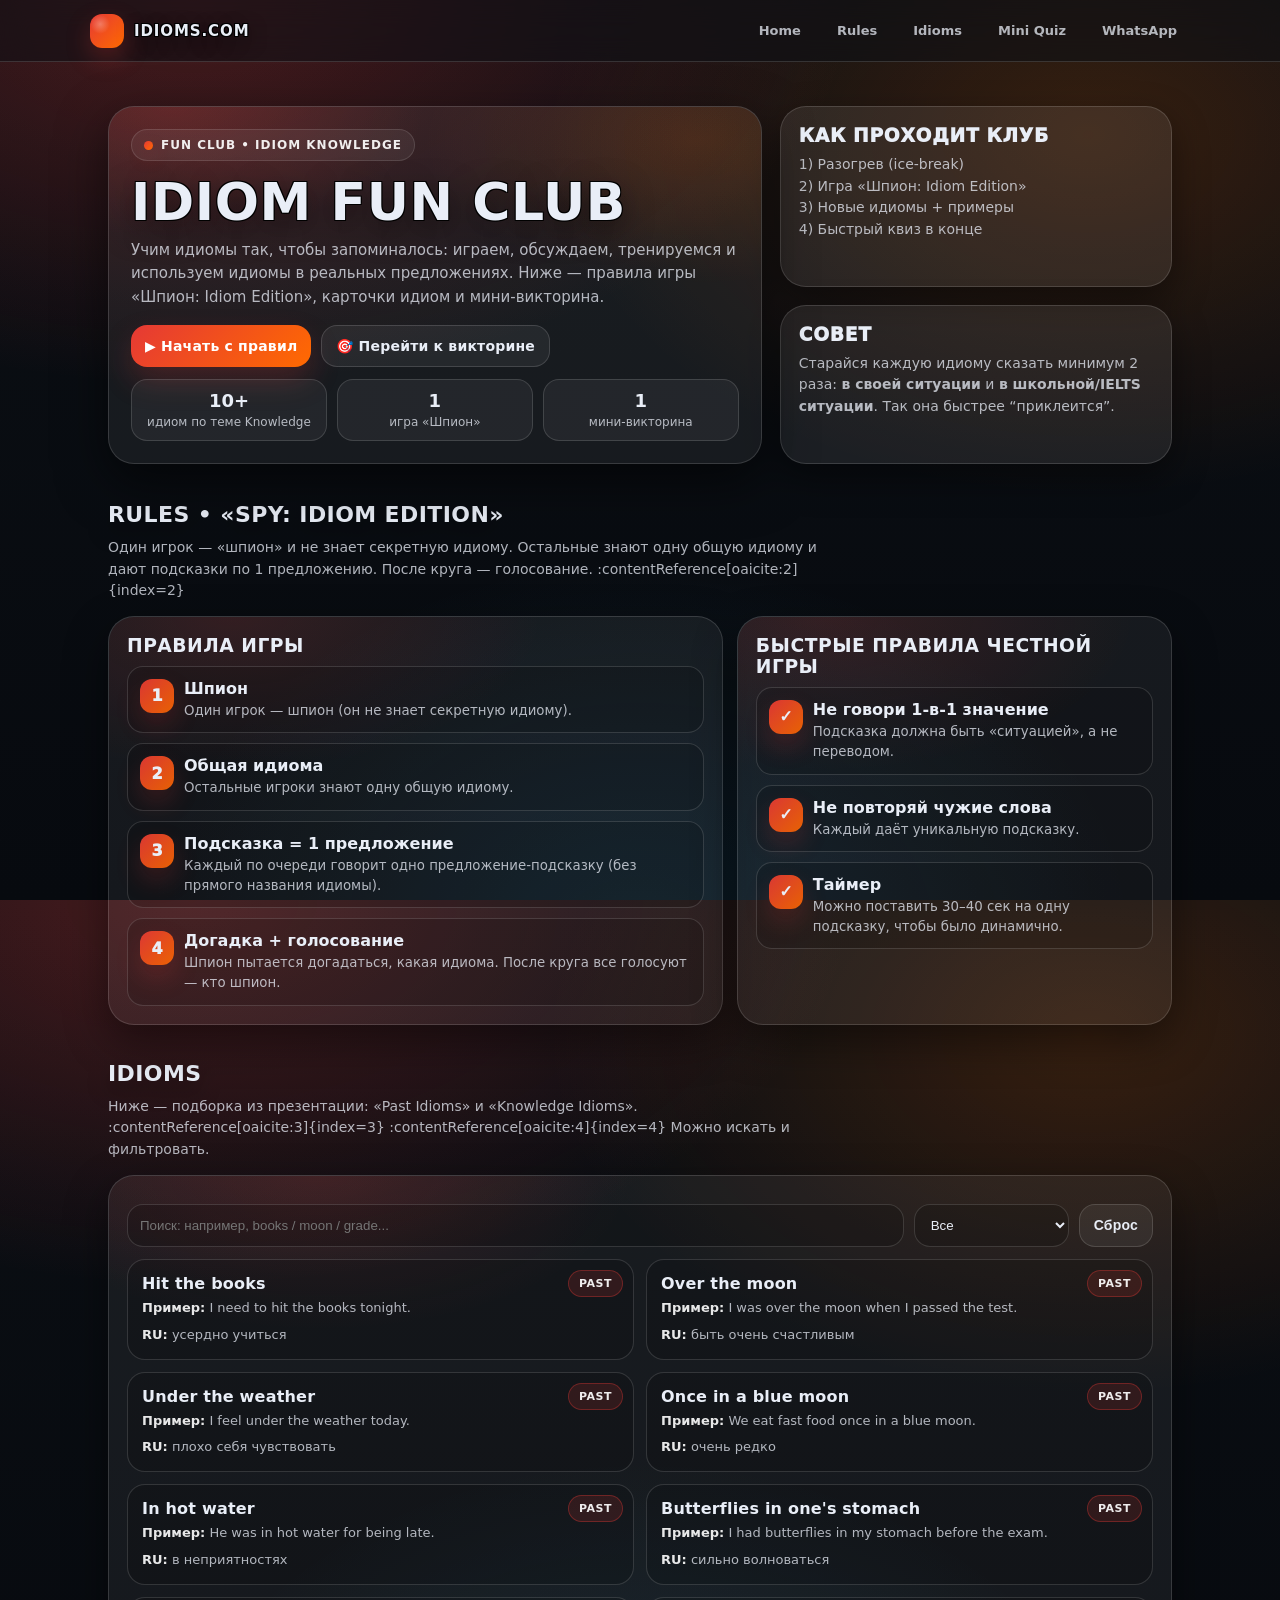
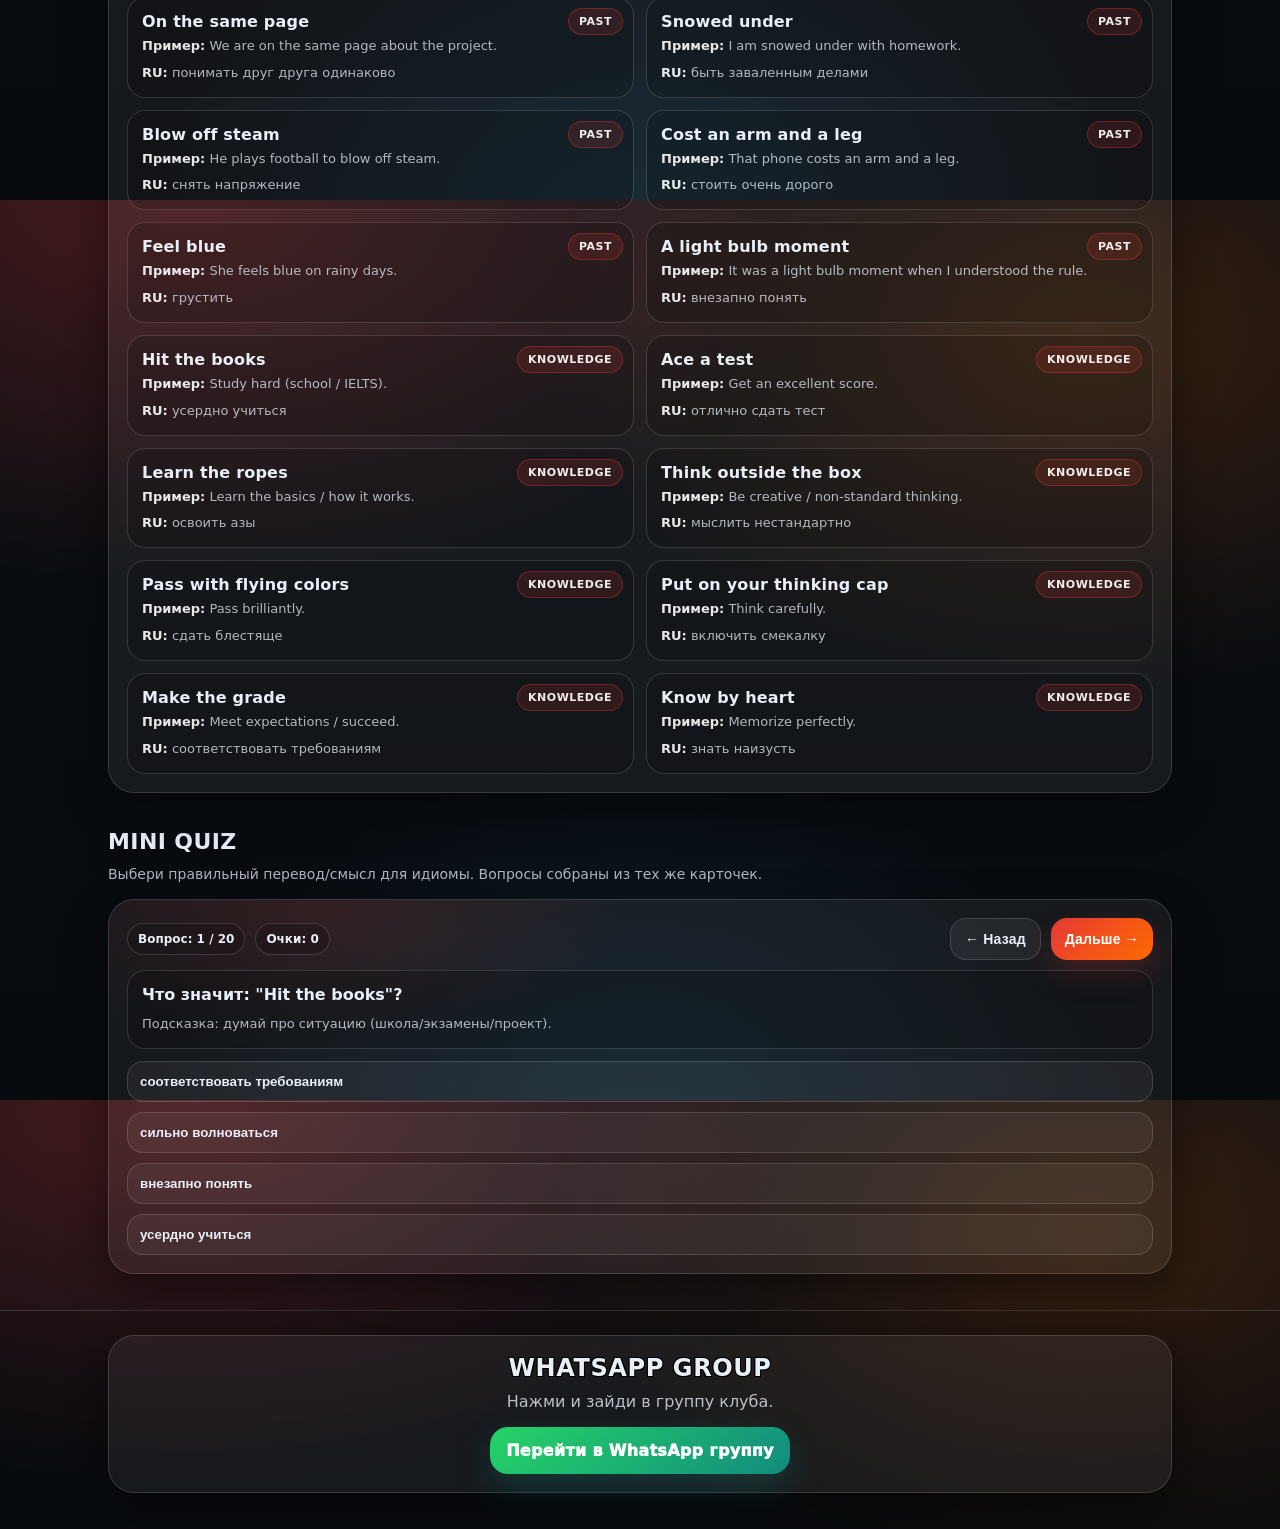
<file: Untitled-1.html>
<!DOCTYPE html>
<html lang="ru">
<head>
  <meta charset="UTF-8" />
  <meta name="viewport" content="width=device-width, initial-scale=1.0"/>
  <title>IDIOM FUN CLUB</title>
  <style>
    :root{
      --bg:#0b0f14;
      --card:rgba(255,255,255,.06);
      --card2:rgba(255,255,255,.08);
      --txt:#e9eef7;
      --muted:rgba(233,238,247,.75);
      --line:rgba(255,255,255,.14);
      --accent:#e53935;   /* красный */
      --accent2:#ff6a00;  /* оранжевый */
      --good:#22c55e;
      --bad:#ef4444;
      --shadow: 0 18px 50px rgba(0,0,0,.55);
      --r:18px;
      --r2:26px;
    }

    *{box-sizing:border-box}
    html,body{height:100%}
    body{
      margin:0;
      font-family: system-ui, -apple-system, Segoe UI, Roboto, Arial, "Noto Sans", sans-serif;
      color:var(--txt);
      background:
        radial-gradient(1200px 700px at 15% 0%, rgba(229,57,53,.28), transparent 55%),
        radial-gradient(900px 600px at 85% 15%, rgba(255,106,0,.18), transparent 60%),
        radial-gradient(900px 700px at 50% 105%, rgba(56,189,248,.12), transparent 55%),
        linear-gradient(180deg, #0b0f14 0%, #070a0f 100%);
      overflow-x:hidden;
    }

    /* subtle grid */
    body:before{
      content:"";
      position:fixed; inset:0;
      background:
        linear-gradient(to right, rgba(255,255,255,.05) 1px, transparent 1px),
        linear-gradient(to bottom, rgba(255,255,255,.05) 1px, transparent 1px);
      background-size: 70px 70px;
      opacity:.08;
      pointer-events:none;
      z-index:-1;
    }

    a{color:inherit}
    .wrap{max-width:1100px; margin:0 auto; padding:0 18px;}

    /* NAV */
    .nav{
      position:sticky; top:0; z-index:20;
      backdrop-filter: blur(14px);
      background: rgba(11,15,20,.55);
      border-bottom:1px solid var(--line);
    }
    .nav-inner{
      display:flex; align-items:center; justify-content:space-between;
      gap:12px; padding:12px 0;
    }
    .logo{
      display:flex; align-items:center; gap:10px;
      font-weight:900; letter-spacing:.9px;
      text-transform:uppercase;
      user-select:none;
    }
    .logo-badge{
      width:34px; height:34px; border-radius:12px;
      background:
        radial-gradient(16px 16px at 30% 30%, rgba(255,255,255,.28), transparent 60%),
        linear-gradient(135deg, var(--accent), var(--accent2));
      box-shadow: 0 10px 25px rgba(229,57,53,.25);
    }
    /* Чёрная “обводка” текстом через тень */
    .logo-text{
      font-size:15px;
      text-shadow:
        -1px -1px 0 #000,
         1px -1px 0 #000,
        -1px  1px 0 #000,
         1px  1px 0 #000,
         0  6px 18px rgba(0,0,0,.55);
    }

    .menu{
      display:flex; align-items:center; gap:10px;
      flex-wrap:wrap;
    }
    .menu a{
      text-decoration:none;
      font-weight:700;
      font-size:13px;
      padding:10px 12px;
      border-radius:999px;
      border:1px solid transparent;
      color:var(--muted);
      transition:.2s ease;
    }
    .menu a:hover{
      color:var(--txt);
      border-color:rgba(255,255,255,.14);
      background:rgba(255,255,255,.05);
    }
    .burger{
      display:none;
      border:1px solid var(--line);
      background:rgba(255,255,255,.05);
      color:var(--txt);
      padding:10px 12px;
      border-radius:12px;
      cursor:pointer;
      font-weight:800;
    }

    @media (max-width: 820px){
      .burger{display:block}
      .menu{
        display:none;
        width:100%;
        padding:10px 0 4px;
      }
      .menu.open{display:flex}
    }

    /* HERO */
    .hero{
      padding:44px 0 20px;
    }
    .hero-grid{
      display:grid;
      grid-template-columns: 1.25fr .75fr;
      gap:18px;
      align-items:stretch;
    }
    @media (max-width: 920px){
      .hero-grid{grid-template-columns: 1fr}
    }

    .card{
      background: var(--card);
      border:1px solid var(--line);
      border-radius: var(--r2);
      box-shadow: var(--shadow);
      padding:22px;
      position:relative;
      overflow:hidden;
    }
    .card:after{
      content:"";
      position:absolute; inset:-2px;
      background:
        radial-gradient(420px 220px at 10% 0%, rgba(229,57,53,.20), transparent 60%),
        radial-gradient(420px 220px at 90% 10%, rgba(255,106,0,.14), transparent 65%);
      pointer-events:none;
      z-index:0;
    }
    .card > *{position:relative; z-index:1}

    .kicker{
      display:inline-flex; gap:8px; align-items:center;
      font-weight:900;
      color:rgba(255,255,255,.92);
      background: rgba(255,255,255,.06);
      border:1px solid rgba(255,255,255,.12);
      padding:8px 12px;
      border-radius:999px;
      font-size:12px;
      text-transform:uppercase;
      letter-spacing:1px;
    }
    .kicker .dot{
      width:9px; height:9px; border-radius:50%;
      background: linear-gradient(135deg, var(--accent), var(--accent2));
      box-shadow: 0 8px 18px rgba(229,57,53,.25);
    }

    h1{
      margin:14px 0 10px;
      font-size: clamp(30px, 4.3vw, 52px);
      line-height:1.04;
      letter-spacing:.6px;
      text-transform:uppercase;
      /* “обводка” */
      text-shadow:
        -1px -1px 0 #000,
         1px -1px 0 #000,
        -1px  1px 0 #000,
         1px  1px 0 #000,
         0  10px 30px rgba(0,0,0,.55);
    }
    .sub{
      color:var(--muted);
      font-size:15px;
      line-height:1.55;
      margin:0 0 16px;
      max-width: 70ch;
    }
    .hero-actions{
      display:flex; gap:10px; flex-wrap:wrap;
      margin-top:14px;
    }
    .btn{
      appearance:none; border:0;
      cursor:pointer;
      border-radius: 16px;
      padding:12px 14px;
      font-weight:900;
      font-size:14px;
      letter-spacing:.2px;
      transition:.18s ease;
      display:inline-flex; align-items:center; gap:10px;
      text-decoration:none;
      user-select:none;
    }
    .btn-primary{
      color:#fff;
      background: linear-gradient(135deg, var(--accent), var(--accent2));
      box-shadow: 0 14px 30px rgba(229,57,53,.22);
    }
    .btn-primary:hover{transform: translateY(-1px); filter:saturate(1.1)}
    .btn-ghost{
      color:var(--txt);
      background: rgba(255,255,255,.06);
      border:1px solid rgba(255,255,255,.14);
    }
    .btn-ghost:hover{background: rgba(255,255,255,.085); transform: translateY(-1px)}

    .side{
      display:grid; gap:18px;
    }
    .mini-card{
      border-radius: var(--r2);
      border:1px solid var(--line);
      background: var(--card2);
      padding:18px;
      box-shadow: 0 14px 36px rgba(0,0,0,.45);
    }
    .mini-title{
      margin:0 0 8px;
      font-weight:1000;
      letter-spacing:.7px;
      text-transform:uppercase;
    }
    .mini-text{margin:0; color:var(--muted); font-size:14px; line-height:1.55}

    .stats{
      display:grid; grid-template-columns: repeat(3, 1fr); gap:10px; margin-top:12px;
    }
    .pill{
      border:1px solid rgba(255,255,255,.14);
      background: rgba(255,255,255,.05);
      border-radius: 16px;
      padding:10px 12px;
      text-align:center;
    }
    .pill b{display:block; font-size:18px}
    .pill span{color:var(--muted); font-size:12px}

    /* SECTIONS */
    section{padding:18px 0}
    .section-title{
      margin:0 0 10px;
      font-size:22px;
      letter-spacing:.4px;
      text-transform:uppercase;
      text-shadow: 0 10px 22px rgba(0,0,0,.45);
    }
    .section-sub{
      margin:0 0 14px;
      color:var(--muted);
      line-height:1.55;
      font-size:14px;
      max-width: 80ch;
    }

    .grid{
      display:grid;
      grid-template-columns: repeat(12, 1fr);
      gap:14px;
    }
    .col-6{grid-column: span 6;}
    .col-7{grid-column: span 7;}
    .col-5{grid-column: span 5;}
    .col-12{grid-column: span 12;}
    @media (max-width: 920px){
      .col-6,.col-7,.col-5{grid-column: span 12;}
    }

    .panel{
      border-radius: var(--r2);
      border:1px solid var(--line);
      background: rgba(255,255,255,.06);
      box-shadow: 0 16px 44px rgba(0,0,0,.45);
      padding:18px;
      overflow:hidden;
      position:relative;
    }
    .panel:before{
      content:"";
      position:absolute; inset:-2px;
      background: radial-gradient(520px 260px at 20% 0%, rgba(229,57,53,.14), transparent 60%);
      pointer-events:none;
    }
    .panel > *{position:relative}

    .list{
      margin:10px 0 0;
      padding:0;
      list-style:none;
      display:grid;
      gap:10px;
    }
    .li{
      border:1px solid rgba(255,255,255,.14);
      background: rgba(0,0,0,.14);
      padding:12px 12px;
      border-radius: 16px;
      display:flex;
      gap:10px;
      align-items:flex-start;
    }
    .badge{
      flex:0 0 auto;
      width:34px; height:34px;
      border-radius: 12px;
      background: linear-gradient(135deg, rgba(229,57,53,.95), rgba(255,106,0,.9));
      display:grid; place-items:center;
      font-weight:1000;
      box-shadow: 0 12px 26px rgba(229,57,53,.2);
    }
    .li b{display:block; margin-bottom:2px}
    .li small{color:var(--muted); line-height:1.45}

    /* Idioms cards */
    .tools{
      display:flex; gap:10px; flex-wrap:wrap;
      margin:10px 0 12px;
    }
    .input{
      flex:1 1 220px;
      padding:12px 12px;
      border-radius: 16px;
      border:1px solid rgba(255,255,255,.14);
      background: rgba(0,0,0,.18);
      color: var(--txt);
      outline:none;
    }
    .select{
      padding:12px 12px;
      border-radius: 16px;
      border:1px solid rgba(255,255,255,.14);
      background: rgba(0,0,0,.18);
      color: var(--txt);
      outline:none;
    }

    .cards{
      display:grid;
      grid-template-columns: repeat(2, 1fr);
      gap:12px;
    }
    @media (max-width: 720px){
      .cards{grid-template-columns:1fr}
    }
    .idiom{
      border:1px solid rgba(255,255,255,.14);
      background: rgba(0,0,0,.16);
      border-radius: var(--r);
      padding:14px;
      transition:.18s ease;
      position:relative;
      overflow:hidden;
      min-height: 92px;
    }
    .idiom:hover{transform: translateY(-2px); background: rgba(255,255,255,.06)}
    .idiom h3{
      margin:0 0 6px;
      font-size:16px;
      letter-spacing:.2px;
    }
    .idiom p{
      margin:0;
      color:var(--muted);
      font-size:13px;
      line-height:1.45;
    }
    .tag{
      position:absolute; top:10px; right:10px;
      font-size:11px;
      font-weight:900;
      letter-spacing:.5px;
      padding:6px 10px;
      border-radius: 999px;
      background: rgba(229,57,53,.14);
      border:1px solid rgba(229,57,53,.35);
      color: rgba(255,255,255,.92);
      text-transform:uppercase;
    }

    /* Quiz */
    .quiz-top{
      display:flex; gap:10px; flex-wrap:wrap; align-items:center; justify-content:space-between;
      margin-bottom:10px;
    }
    .score{
      display:flex; gap:10px; flex-wrap:wrap;
      color:var(--muted);
      font-size:13px;
      align-items:center;
    }
    .chip{
      padding:8px 10px;
      border-radius: 999px;
      border:1px solid rgba(255,255,255,.14);
      background: rgba(0,0,0,.16);
      color: var(--txt);
      font-weight:800;
      font-size:12px;
    }
    .q{
      margin:10px 0 12px;
      padding:14px;
      border-radius: var(--r);
      border:1px solid rgba(255,255,255,.14);
      background: rgba(0,0,0,.18);
    }
    .q b{font-size:16px}
    .answers{
      display:grid;
      gap:10px;
    }
    .ans{
      text-align:left;
      border-radius: 16px;
      border:1px solid rgba(255,255,255,.14);
      background: rgba(255,255,255,.05);
      color: var(--txt);
      padding:12px;
      cursor:pointer;
      font-weight:800;
      transition:.14s ease;
    }
    .ans:hover{transform: translateY(-1px); background: rgba(255,255,255,.075)}
    .ans.good{border-color: rgba(34,197,94,.7); background: rgba(34,197,94,.12)}
    .ans.bad{border-color: rgba(239,68,68,.7); background: rgba(239,68,68,.12)}
    .hint{
      margin-top:10px;
      color:var(--muted);
      font-size:13px;
      line-height:1.5;
    }

    /* Footer */
    footer{
      padding:24px 0 36px;
      border-top:1px solid var(--line);
      background: rgba(0,0,0,.12);
      margin-top:18px;
    }
    .footer-box{
      border-radius: var(--r2);
      border:1px solid var(--line);
      background: rgba(255,255,255,.06);
      box-shadow: var(--shadow);
      padding:18px;
      text-align:center;
    }
    .footer-box h2{
      margin:0 0 8px;
      text-transform:uppercase;
      letter-spacing:.6px;
      text-shadow:
        -1px -1px 0 #000,
         1px -1px 0 #000,
        -1px  1px 0 #000,
         1px  1px 0 #000;
    }
    .only-link{
      display:inline-flex;
      margin-top:12px;
      text-decoration:none;
      font-weight:1000;
      letter-spacing:.3px;
      padding:14px 16px;
      border-radius: 18px;
      background: linear-gradient(135deg, #25D366, #128C7E);
      color:#fff;
      box-shadow: 0 14px 34px rgba(18,140,126,.25);
    }
    .only-link:hover{transform: translateY(-1px); filter:saturate(1.05)}
  </style>
</head>

<body>
  <header class="nav">
    <div class="wrap nav-inner">
      <div class="logo">
        <span class="logo-badge" aria-hidden="true"></span>
        <span class="logo-text">IDIOMS.COM</span>
      </div>

      <button class="burger" id="burger" aria-label="Открыть меню">☰</button>

      <nav class="menu" id="menu">
        <a href="#home">Home</a>
        <a href="#rules">Rules</a>
        <a href="#idioms">Idioms</a>
        <a href="#quiz">Mini Quiz</a>
        <a href="#join">WhatsApp</a>
      </nav>
    </div>
  </header>

  <main class="wrap">
    <!-- HERO -->
    <section class="hero" id="home">
      <div class="hero-grid">
        <div class="card">
          <span class="kicker"><span class="dot"></span> Fun Club • Idiom Knowledge</span>
          <h1>Idiom Fun Club</h1>
          <p class="sub">
            Учим идиомы так, чтобы запоминалось: играем, обсуждаем, тренируемся и используем идиомы в реальных предложениях.
            Ниже — правила игры «Шпион: Idiom Edition», карточки идиом и мини-викторина.
          </p>
          <div class="hero-actions">
            <a class="btn btn-primary" href="#rules">▶ Начать с правил</a>
            <a class="btn btn-ghost" href="#quiz">🎯 Перейти к викторине</a>
          </div>

          <div class="stats" aria-label="Короткая статистика">
            <div class="pill"><b>10+</b><span>идиом по теме Knowledge</span></div>
            <div class="pill"><b>1</b><span>игра «Шпион»</span></div>
            <div class="pill"><b>1</b><span>мини-викторина</span></div>
          </div>
        </div>

        <div class="side">
          <div class="mini-card">
            <h3 class="mini-title">Как проходит клуб</h3>
            <p class="mini-text">
              1) Разогрев (ice-break) <br/>
              2) Игра «Шпион: Idiom Edition» <br/>
              3) Новые идиомы + примеры <br/>
              4) Быстрый квиз в конце
            </p>
          </div>

          <div class="mini-card">
            <h3 class="mini-title">Совет</h3>
            <p class="mini-text">
              Старайся каждую идиому сказать минимум 2 раза: <b>в своей ситуации</b> и <b>в школьной/IELTS ситуации</b>.
              Так она быстрее “приклеится”.
            </p>
          </div>
        </div>
      </div>
    </section>

    <!-- RULES -->
    <section id="rules">
      <h2 class="section-title">Rules • «Spy: Idiom Edition»</h2>
      <p class="section-sub">
        Один игрок — «шпион» и не знает секретную идиому. Остальные знают одну общую идиому и дают подсказки по 1 предложению.
        После круга — голосование. :contentReference[oaicite:2]{index=2}
      </p>

      <div class="grid">
        <div class="panel col-7">
          <h3 style="margin:0 0 8px; text-transform:uppercase; letter-spacing:.5px;">Правила игры</h3>
          <ul class="list">
            <li class="li">
              <span class="badge">1</span>
              <div>
                <b>Шпион</b>
                <small>Один игрок — шпион (он не знает секретную идиому).</small>
              </div>
            </li>
            <li class="li">
              <span class="badge">2</span>
              <div>
                <b>Общая идиома</b>
                <small>Остальные игроки знают одну общую идиому.</small>
              </div>
            </li>
            <li class="li">
              <span class="badge">3</span>
              <div>
                <b>Подсказка = 1 предложение</b>
                <small>Каждый по очереди говорит одно предложение-подсказку (без прямого названия идиомы).</small>
              </div>
            </li>
            <li class="li">
              <span class="badge">4</span>
              <div>
                <b>Догадка + голосование</b>
                <small>Шпион пытается догадаться, какая идиома. После круга все голосуют — кто шпион.</small>
              </div>
            </li>
          </ul>
        </div>

        <div class="panel col-5">
          <h3 style="margin:0 0 8px; text-transform:uppercase; letter-spacing:.5px;">Быстрые правила честной игры</h3>
          <ul class="list">
            <li class="li">
              <span class="badge">✓</span>
              <div>
                <b>Не говори 1-в-1 значение</b>
                <small>Подсказка должна быть «ситуацией», а не переводом.</small>
              </div>
            </li>
            <li class="li">
              <span class="badge">✓</span>
              <div>
                <b>Не повторяй чужие слова</b>
                <small>Каждый даёт уникальную подсказку.</small>
              </div>
            </li>
            <li class="li">
              <span class="badge">✓</span>
              <div>
                <b>Таймер</b>
                <small>Можно поставить 30–40 сек на одну подсказку, чтобы было динамично.</small>
              </div>
            </li>
          </ul>
        </div>
      </div>
    </section>

    <!-- IDIOMS -->
    <section id="idioms">
      <h2 class="section-title">Idioms</h2>
      <p class="section-sub">
        Ниже — подборка из презентации: «Past Idioms» и «Knowledge Idioms». :contentReference[oaicite:3]{index=3} :contentReference[oaicite:4]{index=4}
        Можно искать и фильтровать.
      </p>

      <div class="panel">
        <div class="tools">
          <input class="input" id="search" placeholder="Поиск: например, books / moon / grade..." />
          <select class="select" id="filter">
            <option value="all">Все</option>
            <option value="past">Past Idioms</option>
            <option value="knowledge">Knowledge Idioms</option>
          </select>
          <button class="btn btn-ghost" id="reset">Сброс</button>
        </div>

        <div class="cards" id="cards"></div>
      </div>
    </section>

    <!-- QUIZ -->
    <section id="quiz">
      <h2 class="section-title">Mini Quiz</h2>
      <p class="section-sub">
        Выбери правильный перевод/смысл для идиомы. Вопросы собраны из тех же карточек.
      </p>

      <div class="panel">
        <div class="quiz-top">
          <div class="score">
            <span class="chip" id="qIndex">Вопрос: 1</span>
            <span class="chip" id="qScore">Очки: 0</span>
          </div>
          <div style="display:flex; gap:10px; flex-wrap:wrap;">
            <button class="btn btn-ghost" id="prevQ">← Назад</button>
            <button class="btn btn-primary" id="nextQ">Дальше →</button>
          </div>
        </div>

        <div class="q">
          <b id="qText">...</b>
          <div class="hint" id="qHint"></div>
        </div>

        <div class="answers" id="answers"></div>
      </div>
    </section>
  </main>

  <!-- WHATSAPP (ONLY LINK IN THE END) -->
  <footer id="join">
    <div class="wrap">
      <div class="footer-box">
        <h2>WhatsApp Group</h2>
        <div style="color:rgba(233,238,247,.78); line-height:1.55;">
          Нажми и зайди в группу клуба.
        </div>

        <!-- ✅ ТОЛЬКО ОДНА ССЫЛКА В КОНЦЕ -->
        <a class="only-link" href="https://chat.whatsapp.com/Fx4iJrcXeKx6fLL4GjLstu" target="_blank" rel="noopener">
          Перейти в WhatsApp группу
        </a>
      </div>
    </div>
  </footer>

  <script>
    // Mobile menu
    const burger = document.getElementById('burger');
    const menu = document.getElementById('menu');
    burger.addEventListener('click', () => menu.classList.toggle('open'));

    // Smooth scroll
    document.querySelectorAll('a[href^="#"]').forEach(a => {
      a.addEventListener('click', (e) => {
        const id = a.getAttribute('href');
        const el = document.querySelector(id);
        if(!el) return;
        e.preventDefault();
        menu.classList.remove('open');
        el.scrollIntoView({behavior:'smooth', block:'start'});
      });
    });

    // Data (из презентации: Past + Knowledge)
    const idioms = [
      // Past Idioms (англ + пример)
      {type:'past', title:'Hit the books', desc:'I need to hit the books tonight.', ru:'усердно учиться'},
      {type:'past', title:'Over the moon', desc:'I was over the moon when I passed the test.', ru:'быть очень счастливым'},
      {type:'past', title:'Under the weather', desc:'I feel under the weather today.', ru:'плохо себя чувствовать'},
      {type:'past', title:'Once in a blue moon', desc:'We eat fast food once in a blue moon.', ru:'очень редко'},
      {type:'past', title:'In hot water', desc:'He was in hot water for being late.', ru:'в неприятностях'},
      {type:'past', title:"Butterflies in one's stomach", desc:'I had butterflies in my stomach before the exam.', ru:'сильно волноваться'},
      {type:'past', title:'On the same page', desc:'We are on the same page about the project.', ru:'понимать друг друга одинаково'},
      {type:'past', title:'Snowed under', desc:'I am snowed under with homework.', ru:'быть заваленным делами'},
      {type:'past', title:'Blow off steam', desc:'He plays football to blow off steam.', ru:'снять напряжение'},
      {type:'past', title:'Cost an arm and a leg', desc:'That phone costs an arm and a leg.', ru:'стоить очень дорого'},
      {type:'past', title:'Feel blue', desc:'She feels blue on rainy days.', ru:'грустить'},
      {type:'past', title:'A light bulb moment', desc:'It was a light bulb moment when I understood the rule.', ru:'внезапно понять'},

      // Knowledge idioms (англ + перевод)
      {type:'knowledge', title:'Hit the books', desc:'Study hard (school / IELTS).', ru:'усердно учиться'},
      {type:'knowledge', title:'Ace a test', desc:'Get an excellent score.', ru:'отлично сдать тест'},
      {type:'knowledge', title:'Learn the ropes', desc:'Learn the basics / how it works.', ru:'освоить азы'},
      {type:'knowledge', title:'Think outside the box', desc:'Be creative / non-standard thinking.', ru:'мыслить нестандартно'},
      {type:'knowledge', title:'Pass with flying colors', desc:'Pass brilliantly.', ru:'сдать блестяще'},
      {type:'knowledge', title:'Put on your thinking cap', desc:'Think carefully.', ru:'включить смекалку'},
      {type:'knowledge', title:'Make the grade', desc:'Meet expectations / succeed.', ru:'соответствовать требованиям'},
      {type:'knowledge', title:'Know by heart', desc:'Memorize perfectly.', ru:'знать наизусть'}
    ];

    // Render cards
    const cardsEl = document.getElementById('cards');
    const searchEl = document.getElementById('search');
    const filterEl = document.getElementById('filter');
    const resetBtn = document.getElementById('reset');

    function render(){
      const q = (searchEl.value || '').trim().toLowerCase();
      const f = filterEl.value;

      const list = idioms.filter(x => {
        const okFilter = (f === 'all') ? true : x.type === f;
        const blob = (x.title + ' ' + x.desc + ' ' + x.ru).toLowerCase();
        return okFilter && (!q || blob.includes(q));
      });

      cardsEl.innerHTML = list.map(x => `
        <div class="idiom">
          <span class="tag">${x.type === 'past' ? 'past' : 'knowledge'}</span>
          <h3>${escapeHtml(x.title)}</h3>
          <p><b style="color:rgba(255,255,255,.9)">Пример:</b> ${escapeHtml(x.desc)}</p>
          <p style="margin-top:8px"><b style="color:rgba(255,255,255,.9)">RU:</b> ${escapeHtml(x.ru)}</p>
        </div>
      `).join('') || `<div class="idiom" style="grid-column:1/-1">
        <h3>Ничего не найдено</h3>
        <p>Попробуй другой запрос или фильтр.</p>
      </div>`;
    }

    function escapeHtml(s){
      return String(s)
        .replaceAll('&','&amp;')
        .replaceAll('<','&lt;')
        .replaceAll('>','&gt;')
        .replaceAll('"','&quot;')
        .replaceAll("'","&#039;");
    }

    searchEl.addEventListener('input', render);
    filterEl.addEventListener('change', render);
    resetBtn.addEventListener('click', () => { searchEl.value=''; filterEl.value='all'; render(); });

    render();

    // Quiz
    const quizPool = idioms
      .filter(x => x.ru && x.title)
      .map(x => ({ title:x.title, correct:x.ru }));

    function shuffle(arr){
      const a = arr.slice();
      for(let i=a.length-1;i>0;i--){
        const j = Math.floor(Math.random()*(i+1));
        [a[i],a[j]] = [a[j],a[i]];
      }
      return a;
    }

    const qText = document.getElementById('qText');
    const qHint = document.getElementById('qHint');
    const answers = document.getElementById('answers');
    const qIndexEl = document.getElementById('qIndex');
    const qScoreEl = document.getElementById('qScore');
    const prevQ = document.getElementById('prevQ');
    const nextQ = document.getElementById('nextQ');

    let idx = 0;
    let score = 0;
    let locked = false;

    function buildQuestion(i){
      locked = false;
      const item = quizPool[i];

      qIndexEl.textContent = `Вопрос: ${i+1} / ${quizPool.length}`;
      qScoreEl.textContent = `Очки: ${score}`;

      qText.textContent = `Что значит: "${item.title}"?`;
      qHint.textContent = 'Подсказка: думай про ситуацию (школа/экзамены/проект).';

      // варианты ответов
      const ruAll = [...new Set(quizPool.map(x => x.correct))];
      const wrong = shuffle(ruAll.filter(x => x !== item.correct)).slice(0,3);
      const options = shuffle([item.correct, ...wrong]);

      answers.innerHTML = options.map(opt => `
        <button class="ans" data-opt="${escapeHtml(opt)}">${escapeHtml(opt)}</button>
      `).join('');

      answers.querySelectorAll('.ans').forEach(btn => {
        btn.addEventListener('click', () => {
          if(locked) return;
          locked = true;
          const chosen = btn.getAttribute('data-opt');

          answers.querySelectorAll('.ans').forEach(b => {
            const val = b.getAttribute('data-opt');
            if(val === item.correct) b.classList.add('good');
          });

          if(chosen === item.correct){
            score += 1;
            qScoreEl.textContent = `Очки: ${score}`;
          }else{
            btn.classList.add('bad');
          }
        });
      });
    }

    prevQ.addEventListener('click', () => {
      idx = Math.max(0, idx-1);
      buildQuestion(idx);
    });
    nextQ.addEventListener('click', () => {
      idx = Math.min(quizPool.length-1, idx+1);
      buildQuestion(idx);
    });

    buildQuestion(idx);
  </script>
</body>
</html>
</file>
